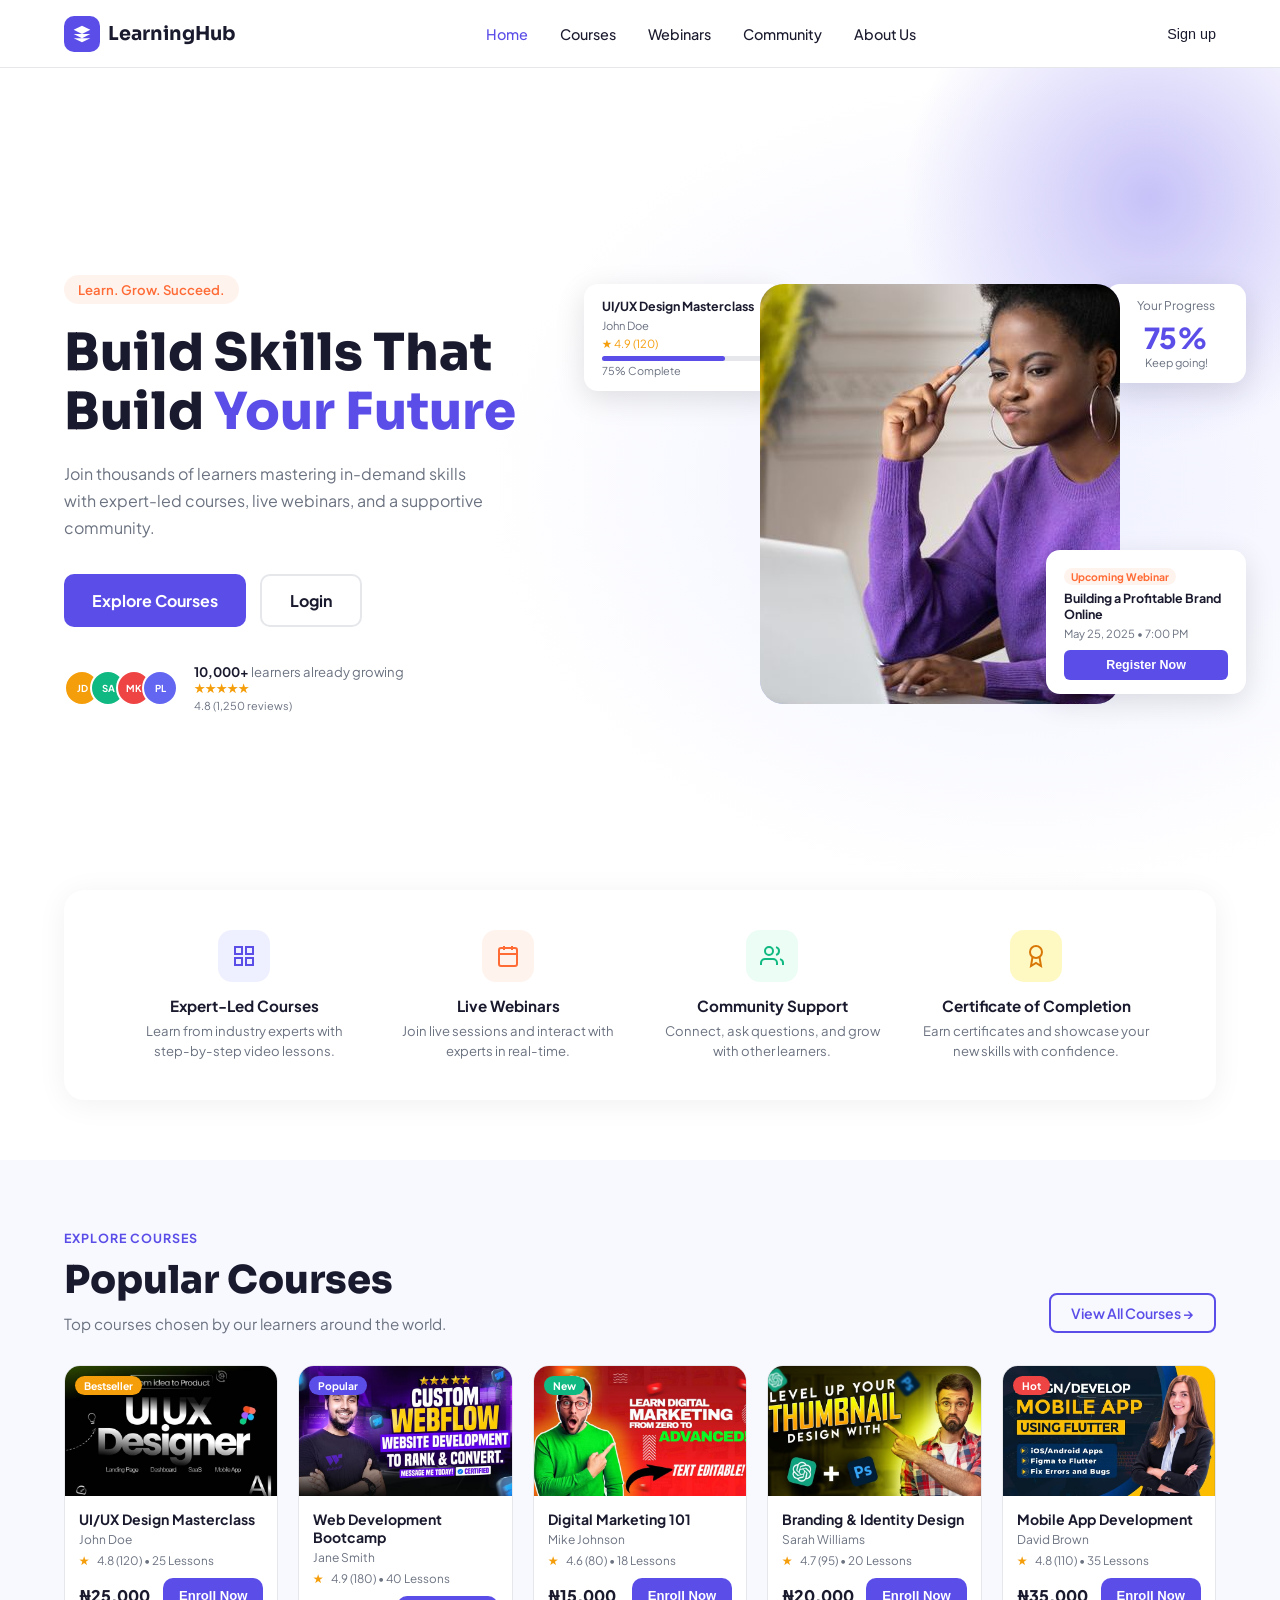
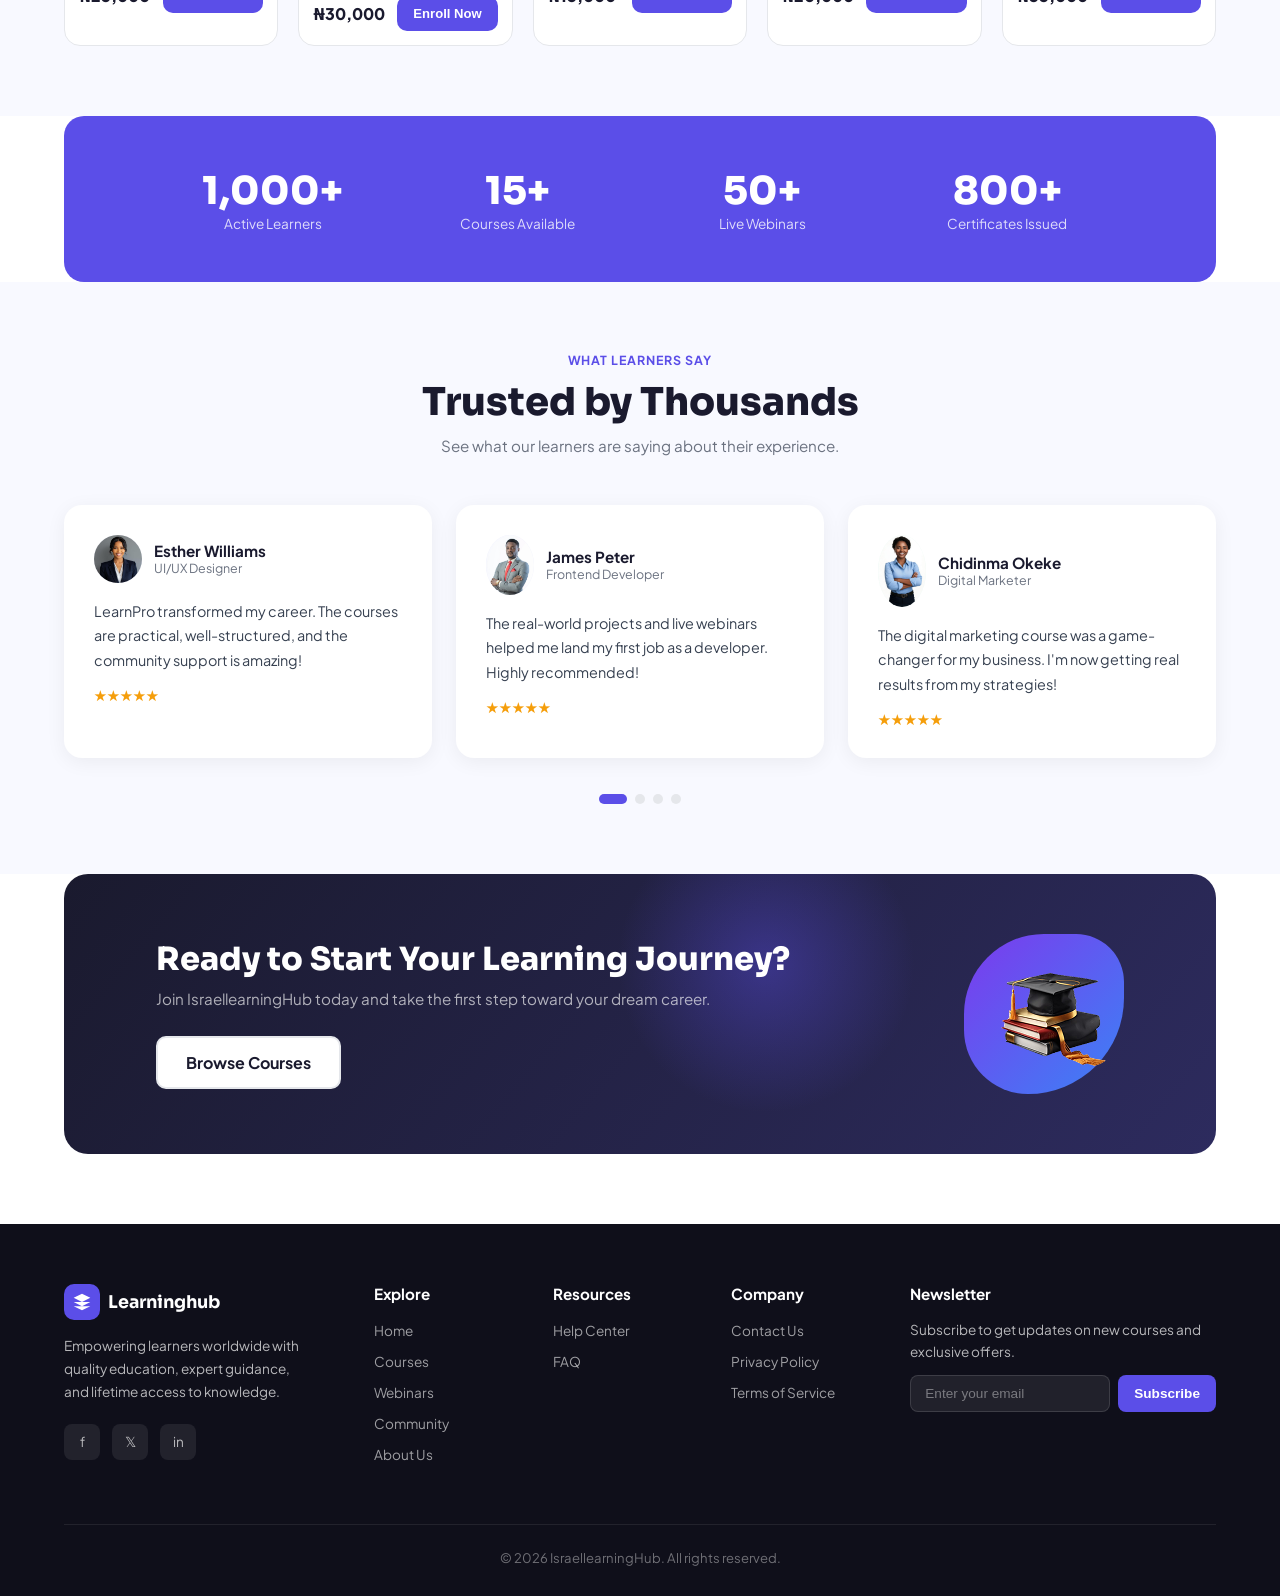
<file: index.html>
<!DOCTYPE html>
<html lang="en">
<head>
<meta charset="UTF-8" />
<meta name="viewport" content="width=device-width, initial-scale=1.0" />
<title>israellearninghub– Build Skills That Build Your Future</title>
<link href="https://fonts.googleapis.com/css2?family=Plus+Jakarta+Sans:wght@400;500;600;700;800&family=Sora:wght@400;500;600;700&display=swap" rel="stylesheet" />
<link rel="stylesheet" href="style.css">
</head>
<body>

<!-- NAV -->
<nav>
  <a href="#" class="logo">
    <div class="logo-icon">
      <svg viewBox="0 0 24 24"><path d="M12 2L2 7l10 5 10-5-10-5zM2 17l10 5 10-5M2 12l10 5 10-5"/></svg>
    </div>
    LearningHub
  </a>
  <ul class="nav-links">
    <li><a href="index.html" class="active">Home</a></li>
    <li><a href="courses.html">Courses</a></li>
    <li><a href="webinar.html">Webinars</a></li>
    <li><a href="community.html">Community</a></li>

    <li><a href="about.html">About Us</a></li>
  </ul>
  <div class="nav-actions">
    <button class="btn-ghost">Sign up</button>
    
  </div>

  <button class="menu-toggle" id="menuToggle">
  <span></span>
  <span></span>
  <span></span>
</button>
</nav>

<!-- HERO -->
<section class="hero">
  <div class="hero-left">
    <div class="hero-badge">Learn. Grow. Succeed.</div>
    <h1>Build Skills That<br>Build <span>Your Future</span></h1>
    <p class="hero-desc">Join thousands of learners mastering in-demand skills with expert-led courses, live webinars, and a supportive community.</p>
    <div class="hero-btns">
      <a href="courses.html" class="btn-lg btn-filled">Explore Courses </a>
      <a href="#" class="btn-lg btn-outline">Login</a>
    </div>
    <div class="hero-social">
      <div class="avatar-stack">
        <div class="avatar-wrap" style="background:#F59E0B">JD</div>
        <div class="avatar-wrap" style="background:#10B981">SA</div>
        <div class="avatar-wrap" style="background:#EF4444">MK</div>
        <div class="avatar-wrap" style="background:#6366F1">PL</div>
      </div>
      <div class="social-text">
        <strong>10,000+</strong> learners already growing<br>
        <span class="stars">★★★★★</span> <small>4.8 (1,250 reviews)</small>
      </div>
    </div>
  </div>

  <div class="hero-right">
    <!-- Course card -->
    <div class="fc fc-course">
      <div class="fc-title">UI/UX Design Masterclass</div>
      <div class="fc-sub"> John Doe</div>
      <div class="fc-rating">★ 4.9 (120)</div>
      <div class="progress-bar-wrap"><div class="progress-bar-fill" style="width:75%"></div></div>
      <div class="fc-progress-pct">75% Complete</div>
    </div>
    <!-- Progress card -->
    <div class="fc fc-progress" style="text-align:center;">
      <div style="font-size:0.75rem;color:var(--muted);margin-bottom:6px;">Your Progress</div>
      <div style="font-size:1.8rem;font-weight:800;color:var(--primary);">75%</div>
      <div style="font-size:0.7rem;color:var(--muted);">Keep going!</div>
    </div>
    <!-- Hero blob -->
    <div class="hero-img-wrap">
      <div style="position:absolute;inset:0;display:flex;align-items:center;justify-content:center;font-size:8rem;opacity: 1;">
        <img src="images/hero img.jfif" alt="hero image">
      </div>
     
    </div>
    <!-- Webinar card -->
    <div class="fc fc-webinar">
      <div class="badge-live"> Upcoming Webinar</div>
      <div class="fc-title">Building a Profitable Brand Online</div>
      <div class="fc-sub">May 25, 2025 • 7:00 PM</div>
      <button class="btn-primary" style="margin-top:10px;width:100%;border-radius:6px;padding:8px;font-size:0.78rem;">Register Now</button>
    </div>
  </div>
</section>

<!-- FEATURES STRIP -->
<div class="features-strip">
  <div class="feature-item">
    <div class="feature-icon fi-1">
      <svg viewBox="0 0 24 24" stroke-width="2"><rect x="3" y="3" width="7" height="7"/><rect x="14" y="3" width="7" height="7"/><rect x="3" y="14" width="7" height="7"/><rect x="14" y="14" width="7" height="7"/></svg>
    </div>
    <h3>Expert-Led Courses</h3>
    <p>Learn from industry experts with step-by-step video lessons.</p>
  </div>
  <div class="feature-item">
    <div class="feature-icon fi-2">
      <svg viewBox="0 0 24 24" stroke-width="2"><rect x="3" y="4" width="18" height="18" rx="2"/><line x1="16" y1="2" x2="16" y2="6"/><line x1="8" y1="2" x2="8" y2="6"/><line x1="3" y1="10" x2="21" y2="10"/></svg>
    </div>
    <h3>Live Webinars</h3>
    <p>Join live sessions and interact with experts in real-time.</p>
  </div>
  <div class="feature-item">
    <div class="feature-icon fi-3">
      <svg viewBox="0 0 24 24" stroke-width="2"><path d="M17 21v-2a4 4 0 0 0-4-4H5a4 4 0 0 0-4 4v2"/><circle cx="9" cy="7" r="4"/><path d="M23 21v-2a4 4 0 0 0-3-3.87"/><path d="M16 3.13a4 4 0 0 1 0 7.75"/></svg>
    </div>
    <h3>Community Support</h3>
    <p>Connect, ask questions, and grow with other learners.</p>
  </div>
  <div class="feature-item">
    <div class="feature-icon fi-4">
      <svg viewBox="0 0 24 24" stroke-width="2"><circle cx="12" cy="8" r="6"/><path d="M15.477 12.89L17 22l-5-3-5 3 1.523-9.11"/></svg>
    </div>
    <h3>Certificate of Completion</h3>
    <p>Earn certificates and showcase your new skills with confidence.</p>
  </div>
</div>

<!-- POPULAR COURSES -->
<section style="background: var(--bg);">
  <div class="courses-header">
    <div>
      <div class="section-label">Explore Courses</div>
      <h2 class="section-title">Popular Courses</h2>
      <p class="section-sub">Top courses chosen by our learners around the world.</p>
    </div>
    <a href="courses.html" class="btn-view-all">View All Courses →</a>
  </div>
  <div class="courses-grid">
    <div class="course-card">
      <div class="course-thumb"><div class="course-thumb-bg ct-1"><img src="images/thumbnail/uiux thumbnail.jfif" alt=""></div><span class="badge-tag tag-best">Bestseller</span></div>
      <div class="course-body">
        <h4>UI/UX Design Masterclass</h4>
        <div class="course-instructor">John Doe</div>
        <div class="course-meta"><span class="rating-star">★</span>4.8 (120) • 25 Lessons</div>
        <div class="course-footer"><span class="course-price">₦25,000</span><button class="bookmark-btn">Enroll Now</button></div>
      </div>
    </div>
    <div class="course-card">
      <div class="course-thumb"><div class="course-thumb-bg ct-2"><img src="images/thumbnail/web developmentThumbnail design.jfif" alt=""></div><span class="badge-tag tag-pop">Popular</span></div>
      <div class="course-body">
        <h4>Web Development Bootcamp</h4>
        <div class="course-instructor">Jane Smith</div>
        <div class="course-meta"><span class="rating-star">★</span>4.9 (180) • 40 Lessons</div>
        <div class="course-footer"><span class="course-price">₦30,000</span><button class="bookmark-btn">Enroll Now</button></div>
      </div>
    </div>
    <div class="course-card">
      <div class="course-thumb"><div class="course-thumb-bg ct-3"><img src="images/thumbnail/YouTube digital marketing thumbnail template.jfif" alt=""></div><span class="badge-tag tag-new">New</span></div>
      <div class="course-body">
        <h4>Digital Marketing 101</h4>
        <div class="course-instructor">Mike Johnson</div>
        <div class="course-meta"><span class="rating-star">★</span>4.6 (80) • 18 Lessons</div>
        <div class="course-footer"><span class="course-price">₦15,000</span><button class="bookmark-btn">Enroll Now</button></div>
      </div>
    </div>
    <div class="course-card">
      <div class="course-thumb"><div class="course-thumb-bg ct-4"><img src="images/thumbnail/YouTube thumbnail design.jfif" alt=""></div></div>
      <div class="course-body">
        <h4>Branding & Identity Design</h4>
        <div class="course-instructor">Sarah Williams</div>
        <div class="course-meta"><span class="rating-star">★</span>4.7 (95) • 20 Lessons</div>
        <div class="course-footer"><span class="course-price">₦20,000</span><button class="bookmark-btn">Enroll Now</button></div>
      </div>
    </div>
    <div class="course-card">
      <div class="course-thumb"><div class="course-thumb-bg ct-5"><img src="images/thumbnail/mobile app dev.jfif" alt=""></div><span class="badge-tag tag-hot">Hot</span></div>
      <div class="course-body">
        <h4>Mobile App Development</h4>
        <div class="course-instructor">David Brown</div>
        <div class="course-meta"><span class="rating-star">★</span>4.8 (110) • 35 Lessons</div>
        <div class="course-footer"><span class="course-price">₦35,000</span><button class="bookmark-btn">Enroll Now</button></div>
      </div>
    </div>
  </div>
</section>

<!-- STATS BANNER -->
<div class="stats-banner">
  <div class="stat-item">
    <div class="stat-icon"></div>
    <div class="stat-num">1,000+</div>
    <div class="stat-label">Active Learners</div>
  </div>
  <div class="stat-item">
    <div class="stat-icon"></div>
    <div class="stat-num">15+</div>
    <div class="stat-label">Courses Available</div>
  </div>
  <div class="stat-item">
    <div class="stat-icon"></div>
    <div class="stat-num">50+</div>
    <div class="stat-label">Live Webinars</div>
  </div>
  <div class="stat-item">
    <div class="stat-icon"></div>
    <div class="stat-num">800+</div>
    <div class="stat-label">Certificates Issued</div>
  </div>
</div>

<!-- TESTIMONIALS -->
<section class="testimonials-section">
  <div class="testimonials-header">
    <div class="section-label">What Learners Say</div>
    <h2 class="section-title">Trusted by Thousands</h2>
    <p class="section-sub">See what our learners are saying about their experience.</p>
  </div>
  <div class="testimonials-grid">
    <div class="testi-card">
      <div class="testi-author">
        <div class="testi-avatar"><img src="images/esther.jpg" alt=""></div>
        <div>
          <div class="testi-name">Esther Williams</div>
          <div class="testi-role">UI/UX Designer</div>
        </div>
      </div>
      <p class="testi-text">LearnPro transformed my career. The courses are practical, well-structured, and the community support is amazing!</p>
      <div class="testi-stars">★★★★★</div>
    </div>
    <div class="testi-card">
      <div class="testi-author">
        <div class="testi-avatar" ><img src="images/james.jpg" alt=""></div>
        <div>
          <div class="testi-name">James Peter</div>
          <div class="testi-role">Frontend Developer</div>
        </div>
      </div>
      <p class="testi-text">The real-world projects and live webinars helped me land my first job as a developer. Highly recommended!</p>
      <div class="testi-stars">★★★★★</div>
    </div>
    <div class="testi-card">
      <div class="testi-author">
        <div class="testi-avatar" style="background:#ECFDF5;color:#10B981;"><img src="images/okeke.jpeg" alt=""></div>
        <div>
          <div class="testi-name">Chidinma Okeke</div>
          <div class="testi-role">Digital Marketer</div>
        </div>
      </div>
      <p class="testi-text">The digital marketing course was a game-changer for my business. I'm now getting real results from my strategies!</p>
      <div class="testi-stars">★★★★★</div>
    </div>
  </div>
  <div class="testi-nav">
    <div class="dot active"></div>
    <div class="dot"></div>
    <div class="dot"></div>
    <div class="dot"></div>
  </div>
</section>

<!-- CTA -->
<section class="cta-section">
  <div class="cta-banner">
    <div class="cta-left">
      <h2>Ready to Start Your Learning Journey?</h2>
      <p>Join IsraellearningHub today and take the first step toward your dream career.</p>
      <div class="cta-btns">
         <a href="courses.html" class="btn-lg btn-outline"> Browse Courses</a>
      </div>
    </div>
    <div class="cta-illustration">
      <div class="cta-grad-morph"><img src="images/graduation cao.png" alt=""></div>
    </div>
  </div>
</section>

<!-- FOOTER -->
<footer>
  <div class="footer-grid">
    <div class="footer-brand">
      <div class="footer-logo">
        <div class="logo-icon">
          <svg viewBox="0 0 24 24" fill="white" width="18" height="18"><path d="M12 2L2 7l10 5 10-5-10-5zM2 17l10 5 10-5M2 12l10 5 10-5"/></svg>
        </div>
        Learninghub
      </div>
      <p>Empowering learners worldwide with quality education, expert guidance, and lifetime access to knowledge.</p>
      <div class="social-links">
        <div class="social-btn">f</div>
        <div class="social-btn">𝕏</div>
        <div class="social-btn">in</div>
      </div>
    </div>
    <div class="footer-col">
      <h4>Explore</h4>
      <ul>
        <li><a href="index.html">Home</a></li>
        <li><a href="courses.html">Courses</a></li>
        <li><a href="webinar.html">Webinars</a></li>
        <li><a href="community.html">Community</a></li>
        <li><a href="about.html">About Us</a></li>
      </ul>
    </div>
    <div class="footer-col">
      <h4>Resources</h4>
      <ul>
        <li><a href="help.html">Help Center</a></li>
                <li><a href="help.html#faq">FAQ</a></li>

        
      </ul>
    </div>
    <div class="footer-col">
      <h4>Company</h4>
      <ul>
        <li><a href="contact.html">Contact Us</a></li>
        <li><a href="privacy.html">Privacy Policy</a></li>
        <li><a href="privacy.html#terms">Terms of Service</a></li>
      </ul>
    </div>
    <div class="footer-col">
      <h4>Newsletter</h4>
      <p style="font-size:0.85rem;line-height:1.6;">Subscribe to get updates on new courses and exclusive offers.</p>
      <div class="newsletter-input-wrap">
        <input type="email" placeholder="Enter your email" />
        <button class="btn-subscribe">Subscribe</button>
      </div>
    </div>
  </div>
  <div class="footer-bottom">© 2026 IsraellearningHub. All rights reserved.</div>
</footer>

<script>
  // Dot nav interactivity
  document.querySelectorAll('.dot').forEach((dot, i) => {
    dot.addEventListener('click', () => {
      document.querySelectorAll('.dot').forEach(d => d.classList.remove('active'));
      dot.classList.add('active');
    });
  });

  // Scroll reveal
  const observer = new IntersectionObserver((entries) => {
    entries.forEach(e => {
      if (e.isIntersecting) {
        e.target.style.opacity = '1';
        e.target.style.transform = 'translateY(0)';
      }
    });
  }, { threshold: 0.1 });

  document.querySelectorAll('.course-card, .testi-card, .feature-item, .stat-item').forEach(el => {
    el.style.opacity = '0';
    el.style.transform = 'translateY(20px)';
    el.style.transition = 'opacity .5s ease, transform .5s ease';
    observer.observe(el);
  });



  const menuToggle = document.getElementById("menuToggle");
const navLinks = document.querySelector(".nav-links ");

menuToggle.addEventListener("click", () => {
  menuToggle.classList.toggle("active");
  navLinks.classList.toggle("show");
});
</script>
</body>
</html>
</file>
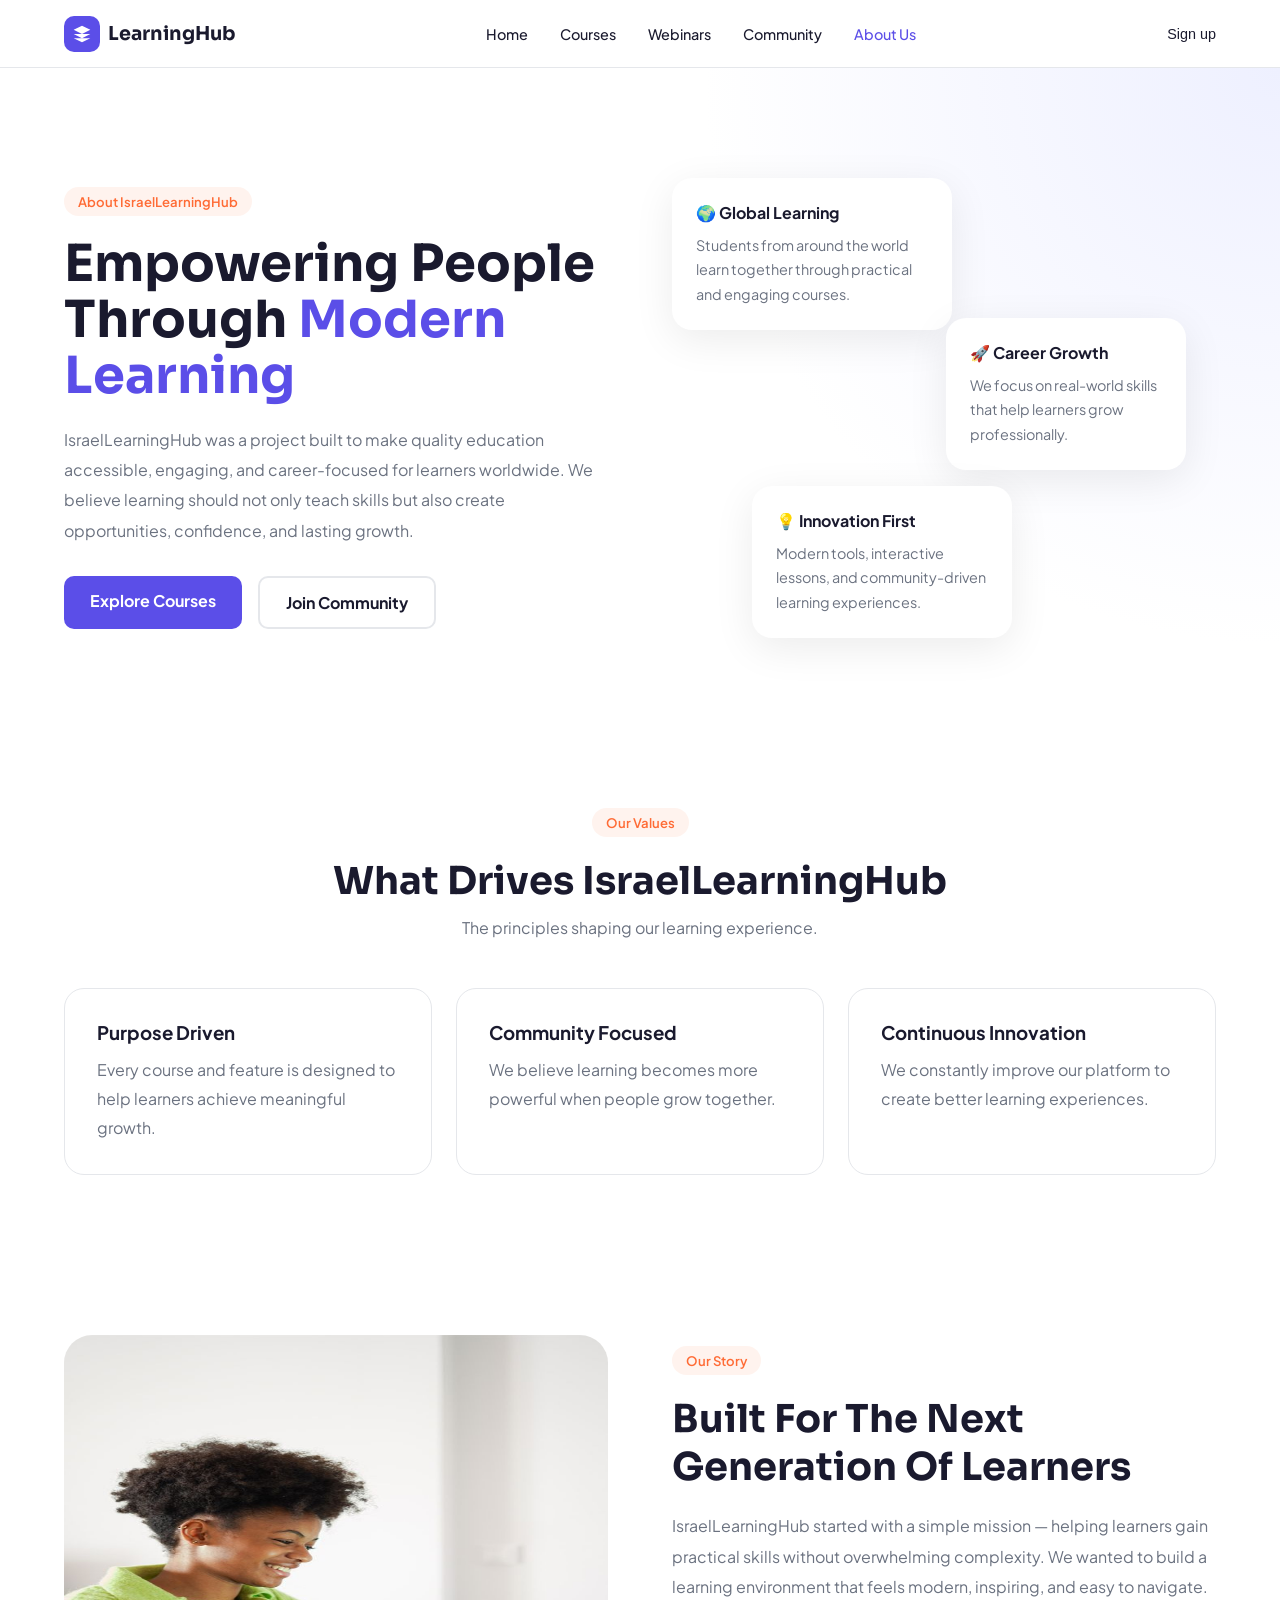
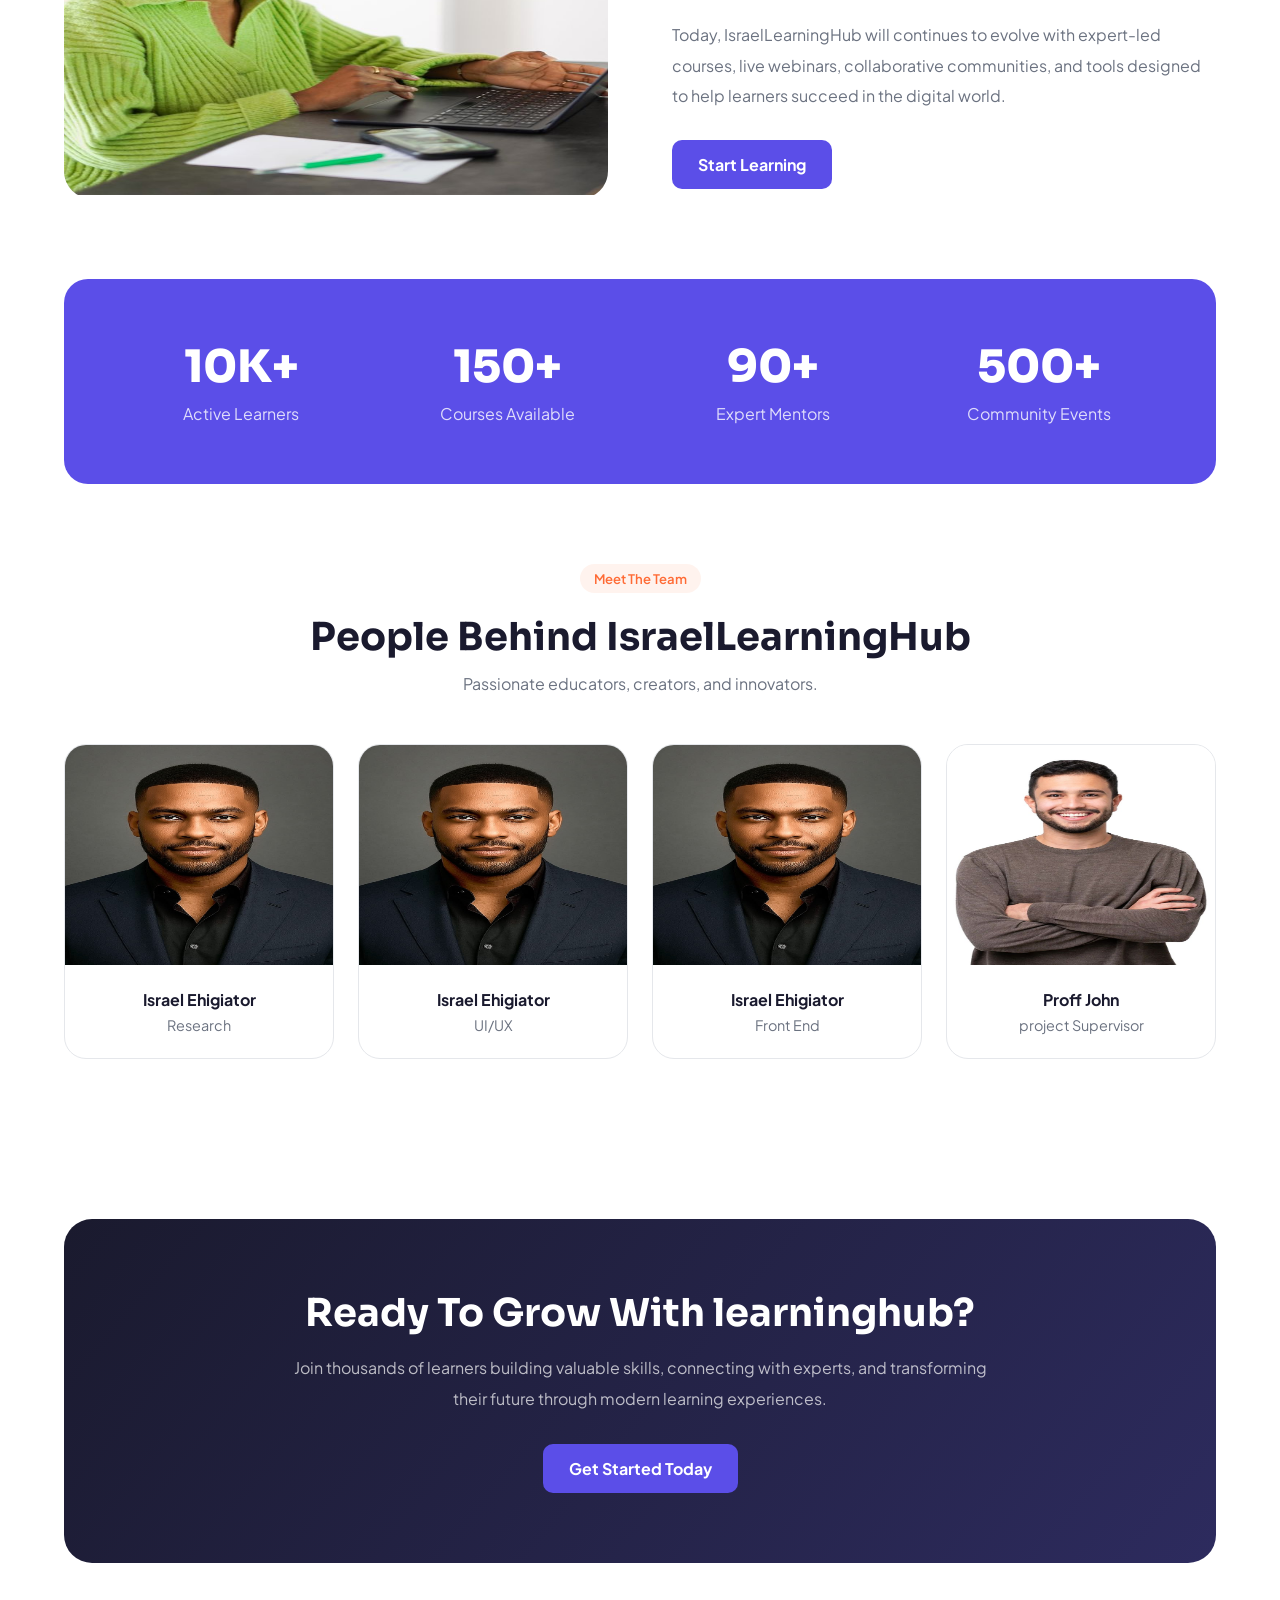
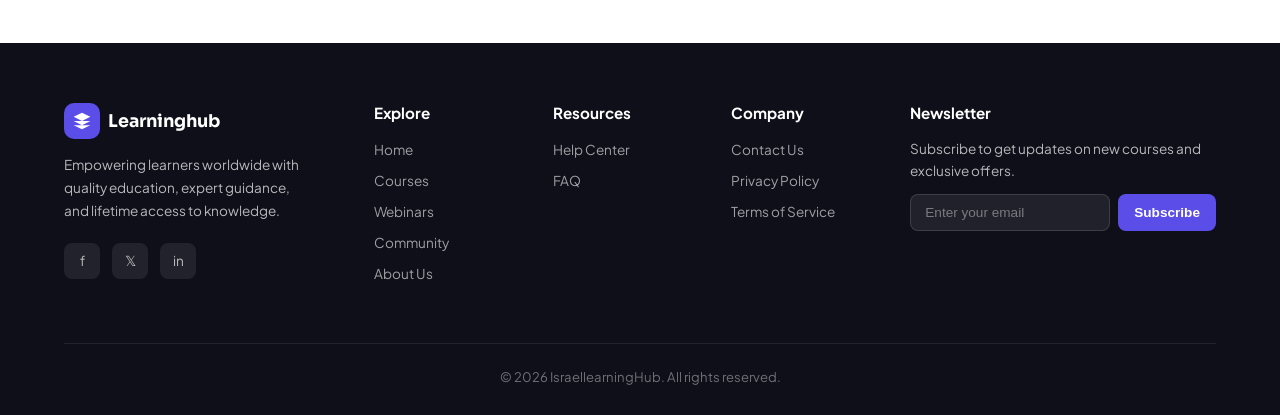
<file: about.html>
<!DOCTYPE html>
<html lang="en">
<head>
<meta charset="UTF-8" />
<meta name="viewport" content="width=device-width, initial-scale=1.0" />
<title>israellearninghub– Build Skills That Build Your Future</title>
<link href="https://fonts.googleapis.com/css2?family=Plus+Jakarta+Sans:wght@400;500;600;700;800&family=Sora:wght@400;500;600;700&display=swap" rel="stylesheet" />
<link rel="stylesheet" href="about.css">
</head>
<body>

<!-- NAV -->
<nav>
  <a href="#" class="logo">
    <div class="logo-icon">
      <svg viewBox="0 0 24 24"><path d="M12 2L2 7l10 5 10-5-10-5zM2 17l10 5 10-5M2 12l10 5 10-5"/></svg>
    </div>
    LearningHub
  </a>
  <ul class="nav-links">
    <li><a href="index.html" >Home</a></li>
    <li><a href="courses.html">Courses</a></li>
    <li><a href="webinar.html">Webinars</a></li>
    <li><a href="community.html">Community</a></li>

    <li><a href="about.html" class="active">About Us</a></li>
  </ul>
  <div class="nav-actions">
    <button class="btn-ghost">Sign up</button>
    
  </div>

  <button class="menu-toggle" id="menuToggle">
  <span></span>
  <span></span>
  <span></span>
</button>
</nav>

<section class="hero">
  <div class="hero-content">
    <div class="section-label">About IsraelLearningHub</div>

    <h1>Empowering People Through <span>Modern Learning</span></h1>

    <p>
      IsraelLearningHub was a project built to make quality education accessible, engaging, and career-focused for learners worldwide. We believe learning should not only teach skills but also create opportunities, confidence, and lasting growth.
    </p>

    <div class="hero-btns">
      <a href="courses.html" class="btn-lg btn-filled">Explore Courses</a>
      <a href="community.html" class="btn-lg btn-outline">Join Community</a>
    </div>
  </div>

  <div class="hero-visual">
    <div class="about-card card-1">
      <h4>🌍 Global Learning</h4>
      <p>Students from around the world learn together through practical and engaging courses.</p>
    </div>

    <div class="about-card card-2">
      <h4>🚀 Career Growth</h4>
      <p>We focus on real-world skills that help learners grow professionally.</p>
    </div>

    <div class="about-card card-3">
      <h4>💡 Innovation First</h4>
      <p>Modern tools, interactive lessons, and community-driven learning experiences.</p>
    </div>
  </div>
</section>

<section class="section">
  <div class="section-header">
    <div class="section-label">Our Values</div>
    <h2 class="section-title">What Drives IsraelLearningHub</h2>
    <p class="section-sub">The principles shaping our learning experience.</p>
  </div>

  <div class="values-grid">
    <div class="value-card">
      
      <h3>Purpose Driven</h3>
      <p>Every course and feature is designed to help learners achieve meaningful growth.</p>
    </div>

    <div class="value-card">
      
      <h3>Community Focused</h3>
      <p>We believe learning becomes more powerful when people grow together.</p>
    </div>

    <div class="value-card">
     
      <h3>Continuous Innovation</h3>
      <p>We constantly improve our platform to create better learning experiences.</p>
    </div>
  </div>
</section>

<section class="section">
  <div class="story-wrap">
    <div class="story-image"><img src="images/persons/Studio de communication _ STUDIO COME.jpg" alt=""></div>

    <div class="story-content">
      <div class="section-label">Our Story</div>
      <h2>Built For The Next Generation Of Learners</h2>

      <p>
        IsraelLearningHub started with a simple mission — helping learners gain practical skills without overwhelming complexity. We wanted to build a learning environment that feels modern, inspiring, and easy to navigate.
      </p>

      <p>
        Today, IsraelLearningHub will continues to evolve with expert-led courses, live webinars, collaborative communities, and tools designed to help learners succeed in the digital world.
      </p>

      <a href="courses.html" class="btn-lg btn-filled" style="display:inline-block;margin-top:10px;">Start Learning</a>
    </div>
  </div>
</section>

<div class="stats-banner">
  <div class="stat-item">
    <div class="stat-num">10K+</div>
    <div class="stat-label">Active Learners</div>
  </div>

  <div class="stat-item">
    <div class="stat-num">150+</div>
    <div class="stat-label">Courses Available</div>
  </div>

  <div class="stat-item">
    <div class="stat-num">90+</div>
    <div class="stat-label">Expert Mentors</div>
  </div>

  <div class="stat-item">
    <div class="stat-num">500+</div>
    <div class="stat-label">Community Events</div>
  </div>
</div>

<section class="section">
  <div class="section-header">
    <div class="section-label">Meet The Team</div>
    <h2 class="section-title">People Behind IsraelLearningHub</h2>
    <p class="section-sub">Passionate educators, creators, and innovators.</p>
  </div>

  <div class="team-grid">
    <div class="team-card">
      <div class="team-image"><img src="images/persons/man 3.jfif" alt=""></div>
      <div class="team-body">
        <div class="team-name">Israel Ehigiator</div>
        <div class="team-role">Research</div>
      </div>
    </div>

    <div class="team-card">
      <div class="team-image"><img src="images/persons/man 3.jfif" alt=""></div>
      <div class="team-body">
        <div class="team-name">Israel Ehigiator</div>
        <div class="team-role">UI/UX</div>
      </div>
    </div>

    <div class="team-card">
      <div class="team-image"><img src="images/persons/man 3.jfif" alt=""></div>
      <div class="team-body">
        <div class="team-name">Israel Ehigiator</div>
        <div class="team-role">Front End</div>
      </div>
    </div>

    <div class="team-card">
      <div class="team-image"><img src="images/persons/man 2.jfif" alt=""></div>
      <div class="team-body">
        <div class="team-name">Proff John</div>
        <div class="team-role">project Supervisor</div>
      </div>
    </div>
  </div>
</section>

<section class="cta">
  <div class="cta-banner">
    <h2>Ready To Grow With learninghub?</h2>

    <p>
      Join thousands of learners building valuable skills, connecting with experts, and transforming their future through modern learning experiences.
    </p>

    <a href="#" class="btn-lg btn-filled" style="display:inline-block;">Get Started Today</a>
  </div>
</section>

<!-- FOOTER -->
<footer>
  <div class="footer-grid">
    <div class="footer-brand">
      <div class="footer-logo">
        <div class="logo-icon">
          <svg viewBox="0 0 24 24" fill="white" width="18" height="18"><path d="M12 2L2 7l10 5 10-5-10-5zM2 17l10 5 10-5M2 12l10 5 10-5"/></svg>
        </div>
        Learninghub
      </div>
      <p>Empowering learners worldwide with quality education, expert guidance, and lifetime access to knowledge.</p>
      <div class="social-links">
        <div class="social-btn">f</div>
        <div class="social-btn">𝕏</div>
        <div class="social-btn">in</div>
      </div>
    </div>
    <div class="footer-col">
      <h4>Explore</h4>
      <ul>
        <li><a href="index.html">Home</a></li>
        <li><a href="courses.html">Courses</a></li>
        <li><a href="webinar.html">Webinars</a></li>
        <li><a href="community.html">Community</a></li>
        <li><a href="about.html">About Us</a></li>
      </ul>
    </div>
    <div class="footer-col">
      <h4>Resources</h4>
      <ul>
        <li><a href="help.html">Help Center</a></li>
                <li><a href="help.html#faq">FAQ</a></li>

        
      </ul>
    </div>
    <div class="footer-col">
      <h4>Company</h4>
      <ul>
        <li><a href="contact.html">Contact Us</a></li>
        <li><a href="privacy.html">Privacy Policy</a></li>
        <li><a href="privacy.html#terms">Terms of Service</a></li>
      </ul>
    </div>
    <div class="footer-col">
      <h4>Newsletter</h4>
      <p style="font-size:0.85rem;line-height:1.6;">Subscribe to get updates on new courses and exclusive offers.</p>
      <div class="newsletter-input-wrap">
        <input type="email" placeholder="Enter your email" />
        <button class="btn-subscribe">Subscribe</button>
      </div>
    </div>
  </div>
  <div class="footer-bottom">© 2026 IsraellearningHub. All rights reserved.</div>
</footer>

<script>
  // Dot nav interactivity
  document.querySelectorAll('.dot').forEach((dot, i) => {
    dot.addEventListener('click', () => {
      document.querySelectorAll('.dot').forEach(d => d.classList.remove('active'));
      dot.classList.add('active');
    });
  });

  // Scroll reveal
  const observer = new IntersectionObserver((entries) => {
    entries.forEach(e => {
      if (e.isIntersecting) {
        e.target.style.opacity = '1';
        e.target.style.transform = 'translateY(0)';
      }
    });
  }, { threshold: 0.1 });

  document.querySelectorAll('.course-card, .testi-card, .feature-item, .stat-item').forEach(el => {
    el.style.opacity = '0';
    el.style.transform = 'translateY(20px)';
    el.style.transition = 'opacity .5s ease, transform .5s ease';
    observer.observe(el);
  });



  const menuToggle = document.getElementById("menuToggle");
const navLinks = document.querySelector(".nav-links ");

menuToggle.addEventListener("click", () => {
  menuToggle.classList.toggle("active");
  navLinks.classList.toggle("show");
});
</script>
</body>
</html>
</file>
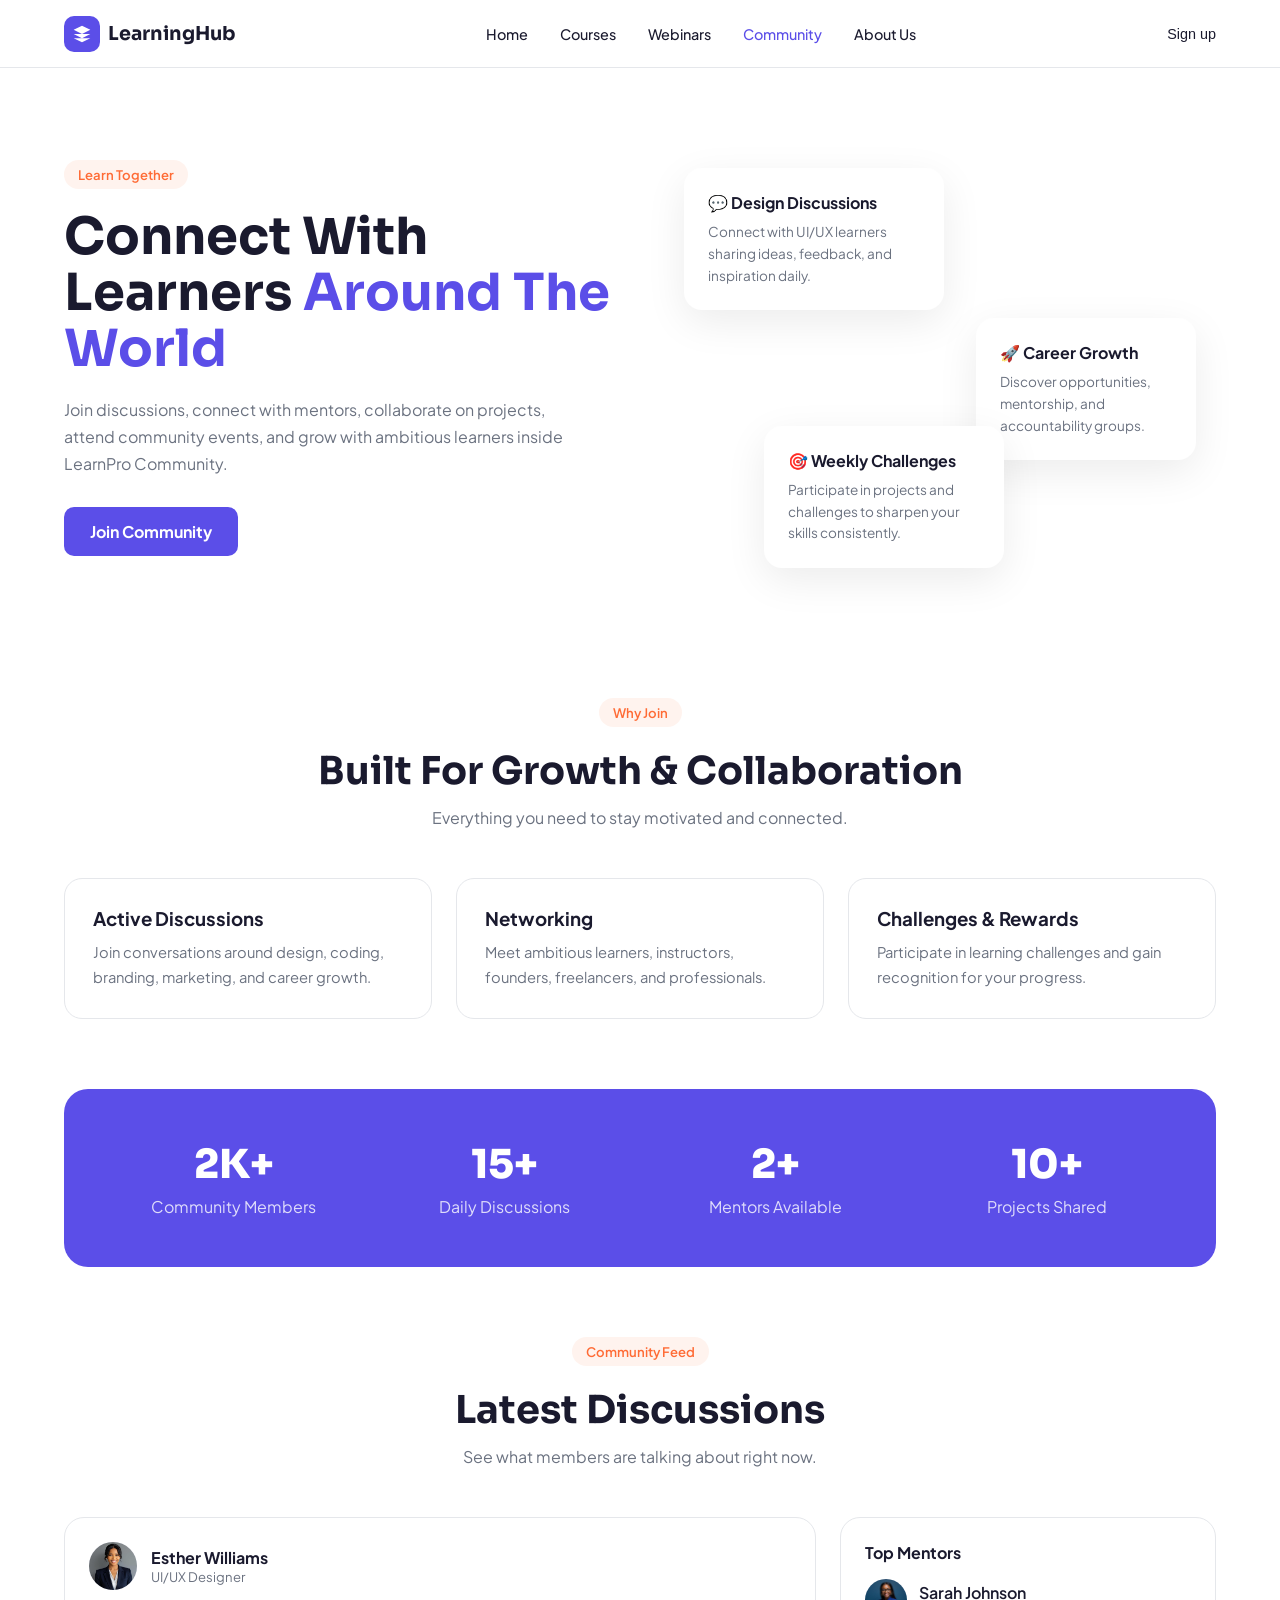
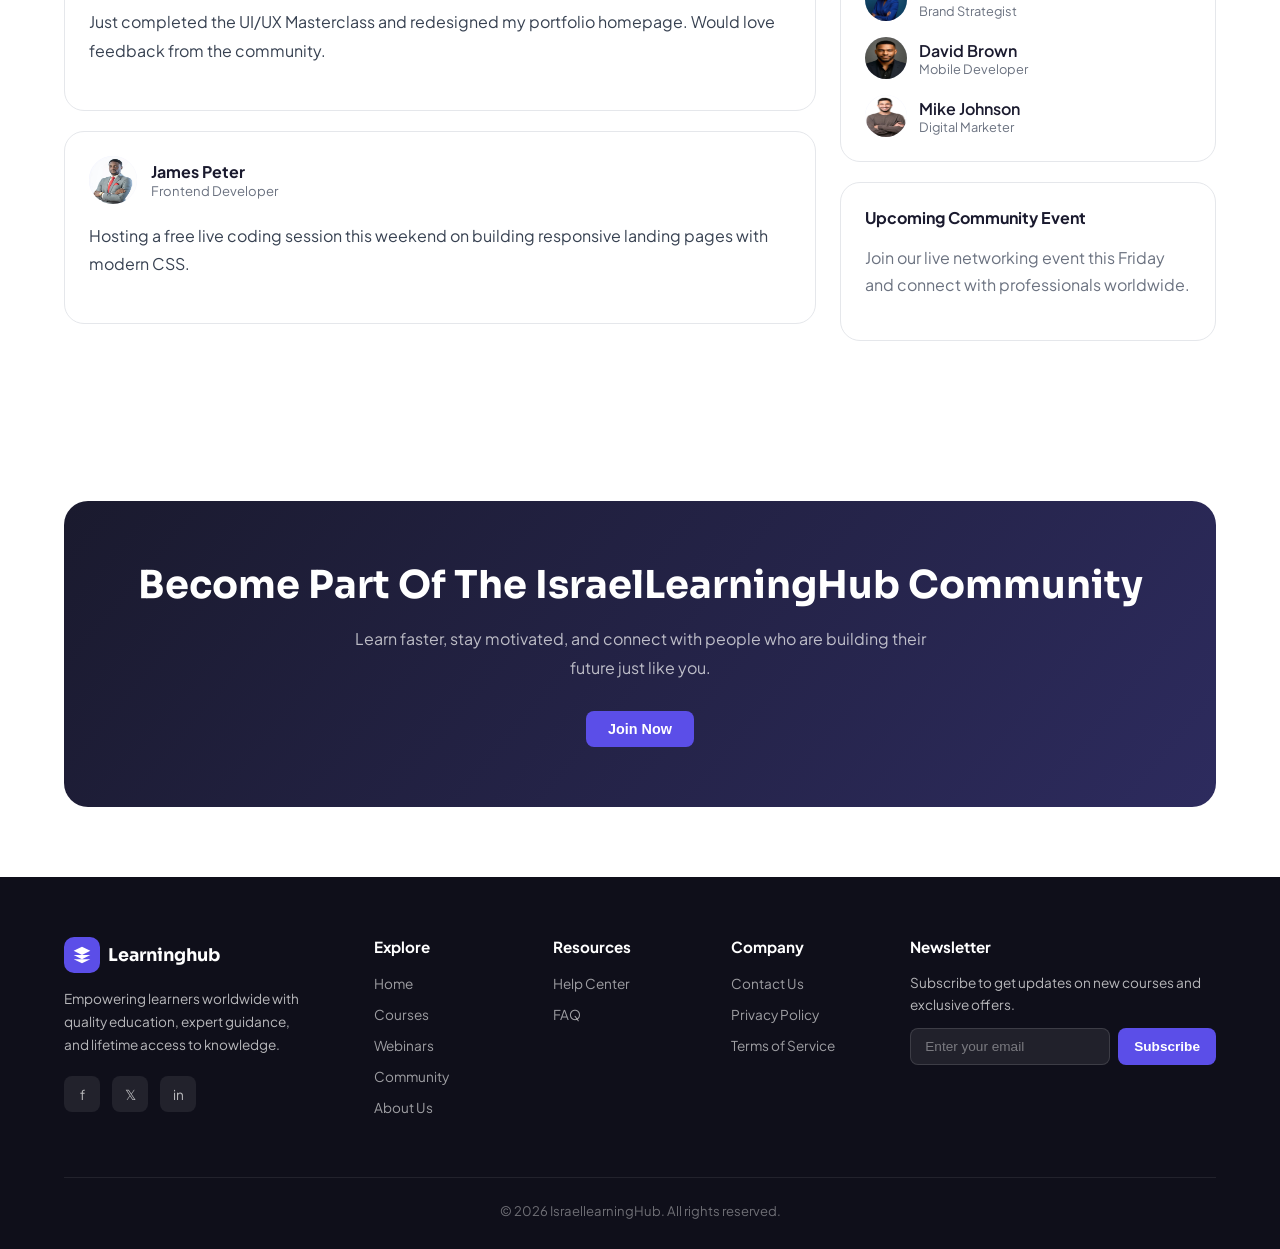
<file: community.html>
<!DOCTYPE html>
<html lang="en">
<head>
<meta charset="UTF-8" />
<meta name="viewport" content="width=device-width, initial-scale=1.0" />
<title>israellearninghub– Build Skills That Build Your Future</title>
<link href="https://fonts.googleapis.com/css2?family=Plus+Jakarta+Sans:wght@400;500;600;700;800&family=Sora:wght@400;500;600;700&display=swap" rel="stylesheet" />
<link rel="stylesheet" href="community.css">
</head>
<body>

<!-- NAV -->
<nav>
  <a href="#" class="logo">
    <div class="logo-icon">
      <svg viewBox="0 0 24 24"><path d="M12 2L2 7l10 5 10-5-10-5zM2 17l10 5 10-5M2 12l10 5 10-5"/></svg>
    </div>
    LearningHub
  </a>
  <ul class="nav-links">
    <li><a href="index.html" >Home</a></li>
    <li><a href="courses.html">Courses</a></li>
    <li><a href="webinar.html">Webinars</a></li>
    <li><a href="community.html" class="active">Community</a></li>

    <li><a href="about.html">About Us</a></li>
  </ul>
  <div class="nav-actions">
    <button class="btn-ghost">Sign up</button>
    
  </div>

  <button class="menu-toggle" id="menuToggle">
  <span></span>
  <span></span>
  <span></span>
</button>
</nav>

<section class="hero">
  <div class="hero-content">
    <div class="section-label">Learn Together</div>
    <h1>Connect With Learners <span>Around The World</span></h1>
    <p>
      Join discussions, connect with mentors, collaborate on projects, attend community events, and grow with ambitious learners inside LearnPro Community.
    </p>

    <div class="hero-btns">
      <a href="#" class="btn-lg btn-filled">Join Community</a>
    </div>
  </div>

  <div class="hero-card-wrap">
    <div class="community-card card-1">
      <h4>💬 Design Discussions</h4>
      <p>Connect with UI/UX learners sharing ideas, feedback, and inspiration daily.</p>
    </div>

    <div class="community-card card-2">
      <h4>🚀 Career Growth</h4>
      <p>Discover opportunities, mentorship, and accountability groups.</p>
    </div>

    <div class="community-card card-3">
      <h4>🎯 Weekly Challenges</h4>
      <p>Participate in projects and challenges to sharpen your skills consistently.</p>
    </div>
  </div>
</section>

<section class="section">
  <div class="section-header">
    <div class="section-label">Why Join</div>
    <h2 class="section-title">Built For Growth & Collaboration</h2>
    <p class="section-sub">Everything you need to stay motivated and connected.</p>
  </div>

  <div class="community-grid">
    <div class="community-box">
      
      <h3>Active Discussions</h3>
      <p>Join conversations around design, coding, branding, marketing, and career growth.</p>
    </div>

    <div class="community-box">
      <h3>Networking</h3>
      <p>Meet ambitious learners, instructors, founders, freelancers, and professionals.</p>
    </div>

    <div class="community-box">
      <h3>Challenges & Rewards</h3>
      <p>Participate in learning challenges and gain recognition for your progress.</p>
    </div>
  </div>
</section>

<div class="stats-banner">
  <div class="stat-item">
    <div class="stat-num">2K+</div>
    <div class="stat-label">Community Members</div>
  </div>

  <div class="stat-item">
    <div class="stat-num">15+</div>
    <div class="stat-label">Daily Discussions</div>
  </div>

  <div class="stat-item">
    <div class="stat-num">2+</div>
    <div class="stat-label">Mentors Available</div>
  </div>

  <div class="stat-item">
    <div class="stat-num">10+</div>
    <div class="stat-label">Projects Shared</div>
  </div>
</div>

<section class="section">
  <div class="section-header">
    <div class="section-label">Community Feed</div>
    <h2 class="section-title">Latest Discussions</h2>
    <p class="section-sub">See what members are talking about right now.</p>
  </div>

  <div class="feed-grid">
    <div>
      <div class="feed-card">
        <div class="feed-top">
          <div class="feed-avatar"><img src="images/esther.jpg" alt=""></div>
          <div>
            <div class="feed-name">Esther Williams</div>
            <div class="feed-role">UI/UX Designer</div>
          </div>
        </div>

        <div class="feed-text">
          Just completed the UI/UX Masterclass and redesigned my portfolio homepage. Would love feedback from the community.
        </div>

         <!--<div class="feed-actions">
         <span>❤️ 124 Likes</span>
          <span>💬 32 Replies</span>
          <span>🔖 Save</span>
        </div>-->
      </div>

      <div class="feed-card">
        <div class="feed-top">
          <div class="feed-avatar"><img src="images/james.jpg" alt=""></div>
          <div>
            <div class="feed-name">James Peter</div>
            <div class="feed-role">Frontend Developer</div>
          </div>
        </div>

        <div class="feed-text">
          Hosting a free live coding session this weekend on building responsive landing pages with modern CSS.
        </div>

      <!-- <div class="feed-actions">
          <span>🔥 Trending</span>
          <span>💬 54 Replies</span>
          <span>📌 Pin</span>
        </div>--> 
      </div>
    </div>

    <div>
      <div class="sidebar-card">
        <h4>Top Mentors</h4>

        <div class="member-list">
          <div class="member-item">
            <div class="member-avatar"><img src="images/persons/wman1.jfif" alt=""></div>
            <div>
              <div class="member-name">Sarah Johnson</div>
              <div class="member-role">Brand Strategist</div>
            </div>
          </div>

          <div class="member-item">
            <div class="member-avatar"><img src="images/persons/man 3.jfif" alt=""></div>
            <div>
              <div class="member-name">David Brown</div>
              <div class="member-role">Mobile Developer</div>
            </div>
          </div>

          <div class="member-item">
            <div class="member-avatar"><img src="images/persons/man 2.jfif" alt=""></div>
            <div>
              <div class="member-name">Mike Johnson</div>
              <div class="member-role">Digital Marketer</div>
            </div>
          </div>
        </div>
      </div>

      <div class="sidebar-card">
        <h4>Upcoming Community Event</h4>
        <p style="color:var(--muted);line-height:1.7;margin-bottom:18px;">
          Join our live networking event this Friday and connect with professionals worldwide.
        </p>

      </div>
    </div>
  </div>
</section>

<section class="cta">
  <div class="cta-banner">
    <h2>Become Part Of The IsraelLearningHub Community</h2>
    <p>
      Learn faster, stay motivated, and connect with people who are building their future just like you.
    </p>

    <button class="btn-primary">Join Now</button>
  </div>
</section>

<!-- FOOTER -->
<footer>
  <div class="footer-grid">
    <div class="footer-brand">
      <div class="footer-logo">
        <div class="logo-icon">
          <svg viewBox="0 0 24 24" fill="white" width="18" height="18"><path d="M12 2L2 7l10 5 10-5-10-5zM2 17l10 5 10-5M2 12l10 5 10-5"/></svg>
        </div>
        Learninghub
      </div>
      <p>Empowering learners worldwide with quality education, expert guidance, and lifetime access to knowledge.</p>
      <div class="social-links">
        <div class="social-btn">f</div>
        <div class="social-btn">𝕏</div>
        <div class="social-btn">in</div>
      </div>
    </div>
    <div class="footer-col">
      <h4>Explore</h4>
      <ul>
        <li><a href="index.html">Home</a></li>
        <li><a href="courses.html">Courses</a></li>
        <li><a href="webinar.html">Webinars</a></li>
        <li><a href="community.html">Community</a></li>
        <li><a href="about.html">About Us</a></li>
      </ul>
    </div>
    <div class="footer-col">
      <h4>Resources</h4>
      <ul>
        <li><a href="help.html">Help Center</a></li>
                <li><a href="help.html#faq">FAQ</a></li>

        
      </ul>
    </div>
    <div class="footer-col">
      <h4>Company</h4>
      <ul>
        <li><a href="contact.html">Contact Us</a></li>
        <li><a href="privacy.html">Privacy Policy</a></li>
        <li><a href="privacy.html#terms">Terms of Service</a></li>
      </ul>
    </div>
    <div class="footer-col">
      <h4>Newsletter</h4>
      <p style="font-size:0.85rem;line-height:1.6;">Subscribe to get updates on new courses and exclusive offers.</p>
      <div class="newsletter-input-wrap">
        <input type="email" placeholder="Enter your email" />
        <button class="btn-subscribe">Subscribe</button>
      </div>
    </div>
  </div>
  <div class="footer-bottom">© 2026 IsraellearningHub. All rights reserved.</div>
</footer>

<script>
  // Dot nav interactivity
  document.querySelectorAll('.dot').forEach((dot, i) => {
    dot.addEventListener('click', () => {
      document.querySelectorAll('.dot').forEach(d => d.classList.remove('active'));
      dot.classList.add('active');
    });
  });

  // Scroll reveal
  const observer = new IntersectionObserver((entries) => {
    entries.forEach(e => {
      if (e.isIntersecting) {
        e.target.style.opacity = '1';
        e.target.style.transform = 'translateY(0)';
      }
    });
  }, { threshold: 0.1 });

  document.querySelectorAll('.course-card, .testi-card, .feature-item, .stat-item').forEach(el => {
    el.style.opacity = '0';
    el.style.transform = 'translateY(20px)';
    el.style.transition = 'opacity .5s ease, transform .5s ease';
    observer.observe(el);
  });



  const menuToggle = document.getElementById("menuToggle");
const navLinks = document.querySelector(".nav-links ");

menuToggle.addEventListener("click", () => {
  menuToggle.classList.toggle("active");
  navLinks.classList.toggle("show");
});
</script>
</body>
</html>
</file>
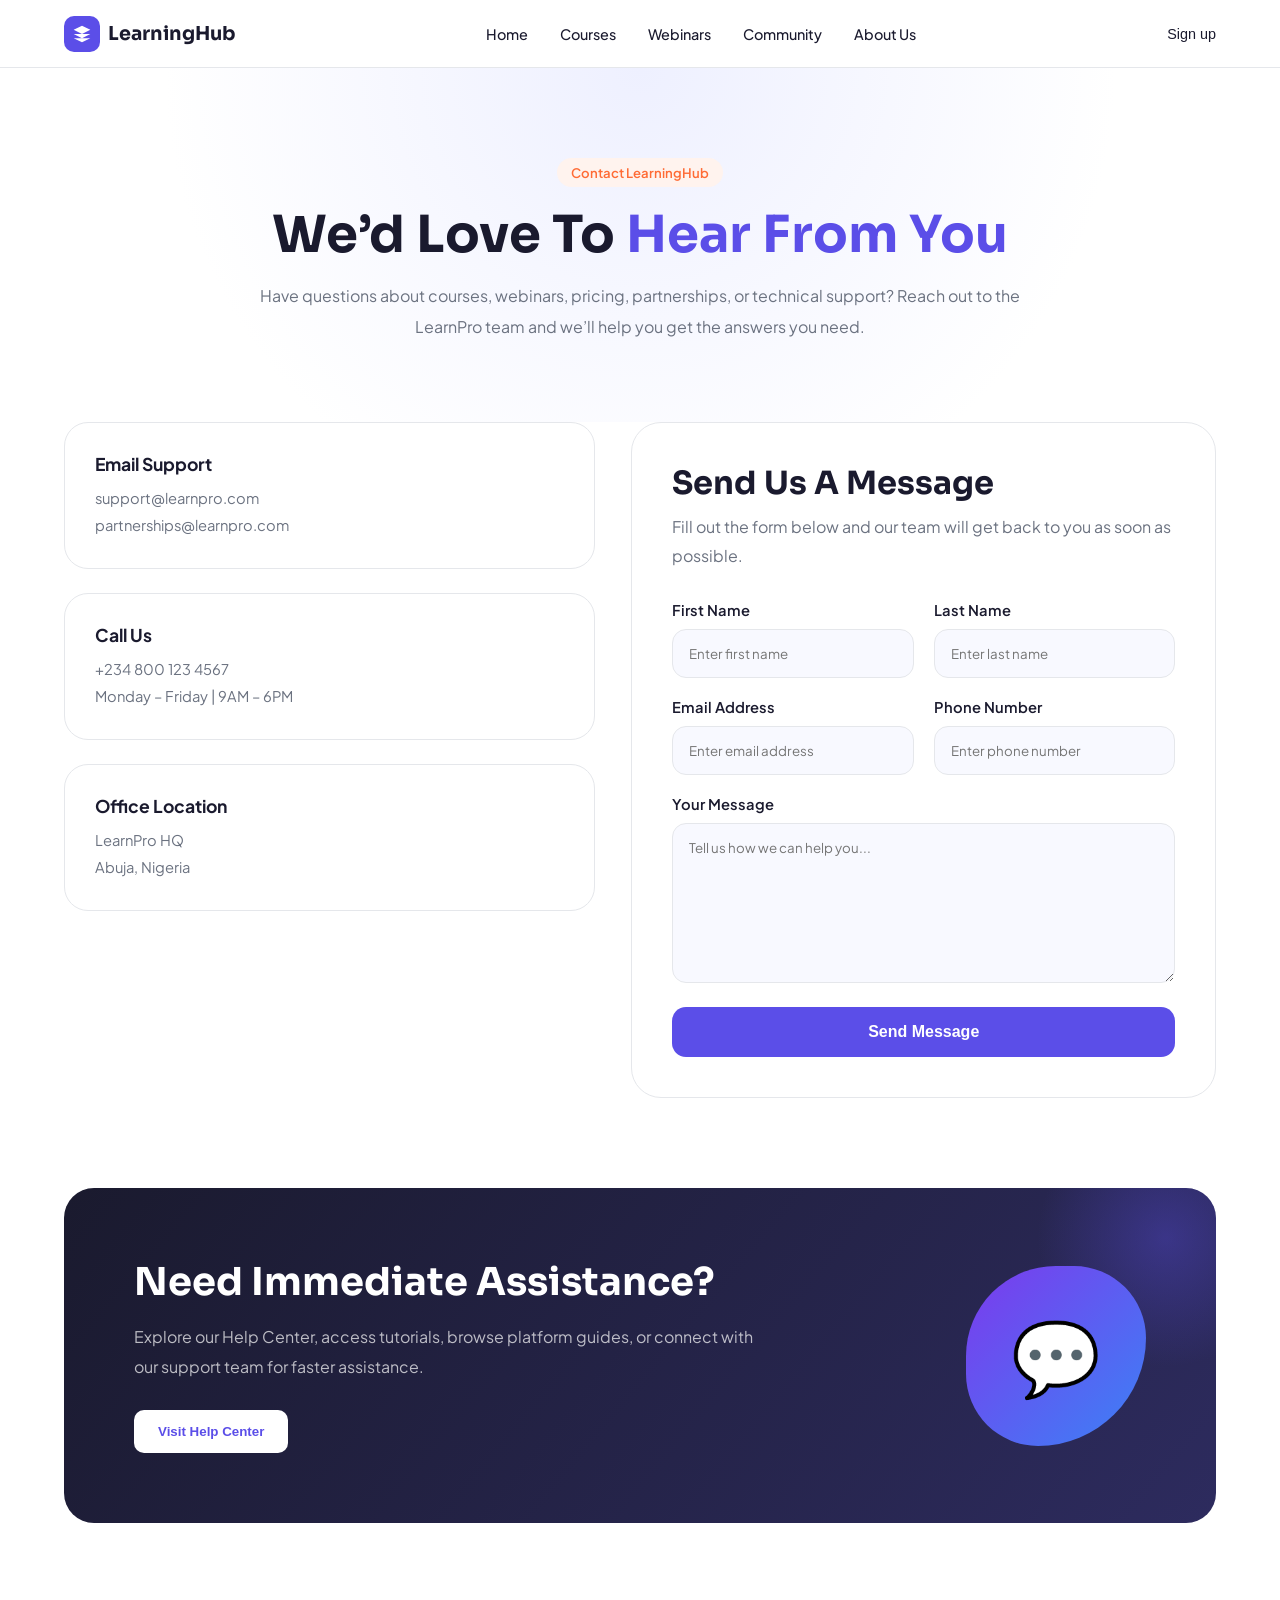
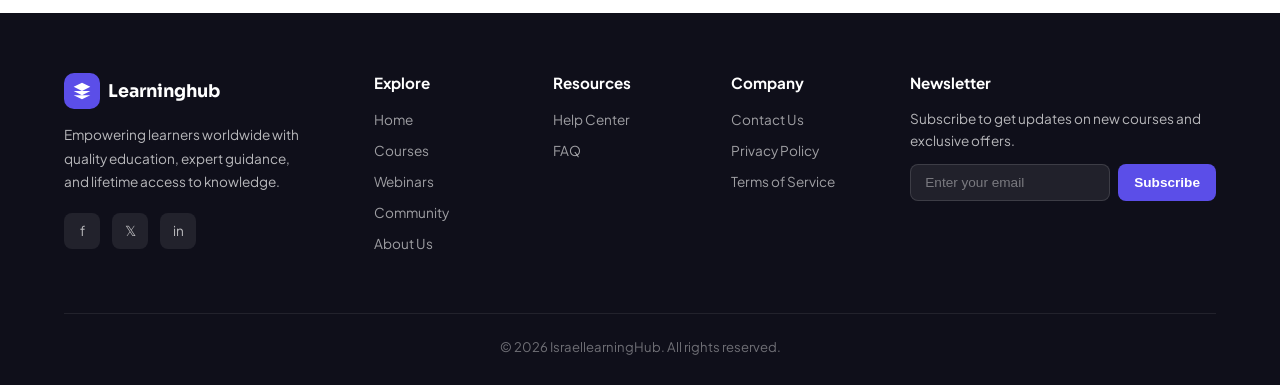
<file: contact.html>
<!DOCTYPE html>
<html lang="en">
<head>
<meta charset="UTF-8" />
<meta name="viewport" content="width=device-width, initial-scale=1.0" />
<title>israellearninghub– Build Skills That Build Your Future</title>
<link href="https://fonts.googleapis.com/css2?family=Plus+Jakarta+Sans:wght@400;500;600;700;800&family=Sora:wght@400;500;600;700&display=swap" rel="stylesheet" />
<link rel="stylesheet" href="contact.css">
</head>
<body>

<!-- NAV -->
<nav>
  <a href="#" class="logo">
    <div class="logo-icon">
      <svg viewBox="0 0 24 24"><path d="M12 2L2 7l10 5 10-5-10-5zM2 17l10 5 10-5M2 12l10 5 10-5"/></svg>
    </div>
    LearningHub
  </a>
  <ul class="nav-links">
    <li><a href="index.html">Home</a></li>
    <li><a href="courses.html">Courses</a></li>
    <li><a href="webinar.html">Webinars</a></li>
    <li><a href="community.html">Community</a></li>

    <li><a href="about.html">About Us</a></li>
  </ul>
  <div class="nav-actions">
    <button class="btn-ghost">Sign up</button>
    
  </div>

  <button class="menu-toggle" id="menuToggle">
  <span></span>
  <span></span>
  <span></span>
</button>
</nav>

<section class="hero">
  <div class="section-label">Contact LearningHub</div>

  <h1>We’d Love To <span>Hear From You</span></h1>

  <p>
    Have questions about courses, webinars, pricing, partnerships, or technical support? Reach out to the LearnPro team and we’ll help you get the answers you need.
  </p>
</section>

<section class="contact-section">

  <div class="contact-grid">

    <div class="contact-info">

      <div class="info-card">
        <h3>Email Support</h3>
        <p>
          support@learnpro.com<br>
          partnerships@learnpro.com
        </p>
      </div>

      <div class="info-card">
        <h3>Call Us</h3>
        <p>
          +234 800 123 4567<br>
          Monday – Friday | 9AM – 6PM
        </p>
      </div>

      <div class="info-card">
        <h3>Office Location</h3>
        <p>
          LearnPro HQ<br>
          Abuja, Nigeria
        </p>
      </div>

    </div>

    <div class="contact-form-wrap">

      <div class="form-header">
        <h2>Send Us A Message</h2>
        <p>
          Fill out the form below and our team will get back to you as soon as possible.
        </p>
      </div>

      <form>

        <div class="form-grid">

          <div class="form-group">
            <label>First Name</label>
            <input type="text" placeholder="Enter first name" />
          </div>

          <div class="form-group">
            <label>Last Name</label>
            <input type="text" placeholder="Enter last name" />
          </div>

          <div class="form-group">
            <label>Email Address</label>
            <input type="email" placeholder="Enter email address" />
          </div>

          <div class="form-group">
            <label>Phone Number</label>
            <input type="text" placeholder="Enter phone number" />
          </div>

         <!-- <div class="form-group full">
            <label>Subject</label>
            <select>
              <option>Select a topic</option>
              <option>Course Support</option>
              <option>Technical Support</option>
              <option>Billing & Pricing</option>
              <option>Partnership Inquiry</option>
              <option>General Question</option>
            </select>
          </div>-->

          <div class="form-group full">
            <label>Your Message</label>
            <textarea placeholder="Tell us how we can help you..."></textarea>
          </div>

        </div>

        <button class="submit-btn">Send Message</button>

      </form>

    </div>

  </div>

</section>

<section class="support-section">

  <div class="support-banner">

    <div class="support-content">
      <h2>Need Immediate Assistance?</h2>

      <p>
        Explore our Help Center, access tutorials, browse platform guides, or connect with our support team for faster assistance.
      </p>

      <div class="support-actions">
       <a href="help.html"> <button class="btn-white">Visit Help Center</button></a>
      </div>
    </div>

    <div class="support-illustration">💬</div>

  </div>

</section>

<!-- FOOTER -->
<footer>
  <div class="footer-grid">
    <div class="footer-brand">
      <div class="footer-logo">
        <div class="logo-icon">
          <svg viewBox="0 0 24 24" fill="white" width="18" height="18"><path d="M12 2L2 7l10 5 10-5-10-5zM2 17l10 5 10-5M2 12l10 5 10-5"/></svg>
        </div>
        Learninghub
      </div>
      <p>Empowering learners worldwide with quality education, expert guidance, and lifetime access to knowledge.</p>
      <div class="social-links">
        <div class="social-btn">f</div>
        <div class="social-btn">𝕏</div>
        <div class="social-btn">in</div>
      </div>
    </div>
    <div class="footer-col">
      <h4>Explore</h4>
      <ul>
        <li><a href="index.html">Home</a></li>
        <li><a href="courses.html">Courses</a></li>
        <li><a href="webinar.html">Webinars</a></li>
        <li><a href="community.html">Community</a></li>
        <li><a href="about.html">About Us</a></li>
      </ul>
    </div>
    <div class="footer-col">
      <h4>Resources</h4>
      <ul>
        <li><a href="help.html">Help Center</a></li>
                <li><a href="help.html#faq">FAQ</a></li>

        
      </ul>
    </div>
    <div class="footer-col">
      <h4>Company</h4>
      <ul>
        <li><a href="contact.html">Contact Us</a></li>
        <li><a href="privacy.html">Privacy Policy</a></li>
        <li><a href="privacy.html#terms">Terms of Service</a></li>
      </ul>
    </div>
    <div class="footer-col">
      <h4>Newsletter</h4>
      <p style="font-size:0.85rem;line-height:1.6;">Subscribe to get updates on new courses and exclusive offers.</p>
      <div class="newsletter-input-wrap">
        <input type="email" placeholder="Enter your email" />
        <button class="btn-subscribe">Subscribe</button>
      </div>
    </div>
  </div>
  <div class="footer-bottom">© 2026 IsraellearningHub. All rights reserved.</div>
</footer>

<script>
  // Dot nav interactivity
  document.querySelectorAll('.dot').forEach((dot, i) => {
    dot.addEventListener('click', () => {
      document.querySelectorAll('.dot').forEach(d => d.classList.remove('active'));
      dot.classList.add('active');
    });
  });

  // Scroll reveal
  const observer = new IntersectionObserver((entries) => {
    entries.forEach(e => {
      if (e.isIntersecting) {
        e.target.style.opacity = '1';
        e.target.style.transform = 'translateY(0)';
      }
    });
  }, { threshold: 0.1 });

  document.querySelectorAll('.course-card, .testi-card, .feature-item, .stat-item').forEach(el => {
    el.style.opacity = '0';
    el.style.transform = 'translateY(20px)';
    el.style.transition = 'opacity .5s ease, transform .5s ease';
    observer.observe(el);
  });



  const menuToggle = document.getElementById("menuToggle");
const navLinks = document.querySelector(".nav-links ");

menuToggle.addEventListener("click", () => {
  menuToggle.classList.toggle("active");
  navLinks.classList.toggle("show");
});
</script>
</body>
</html>
</file>
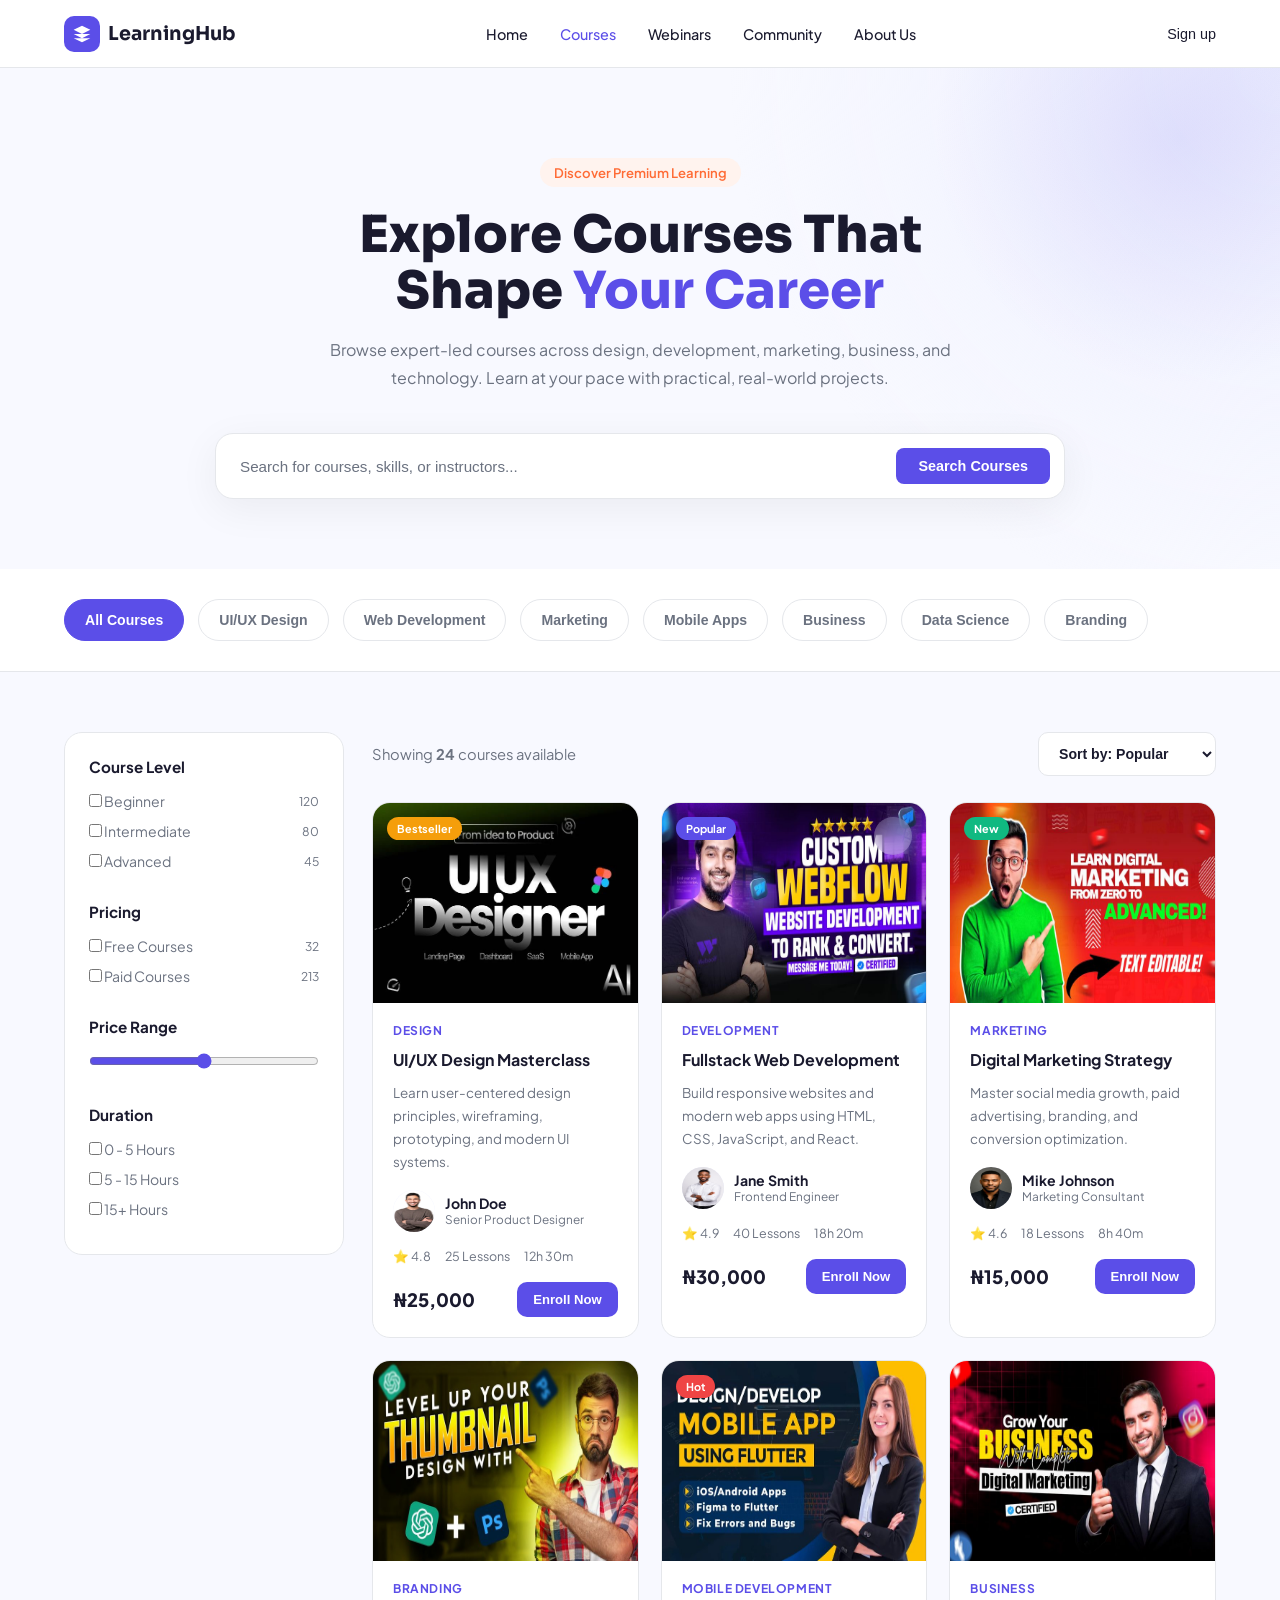
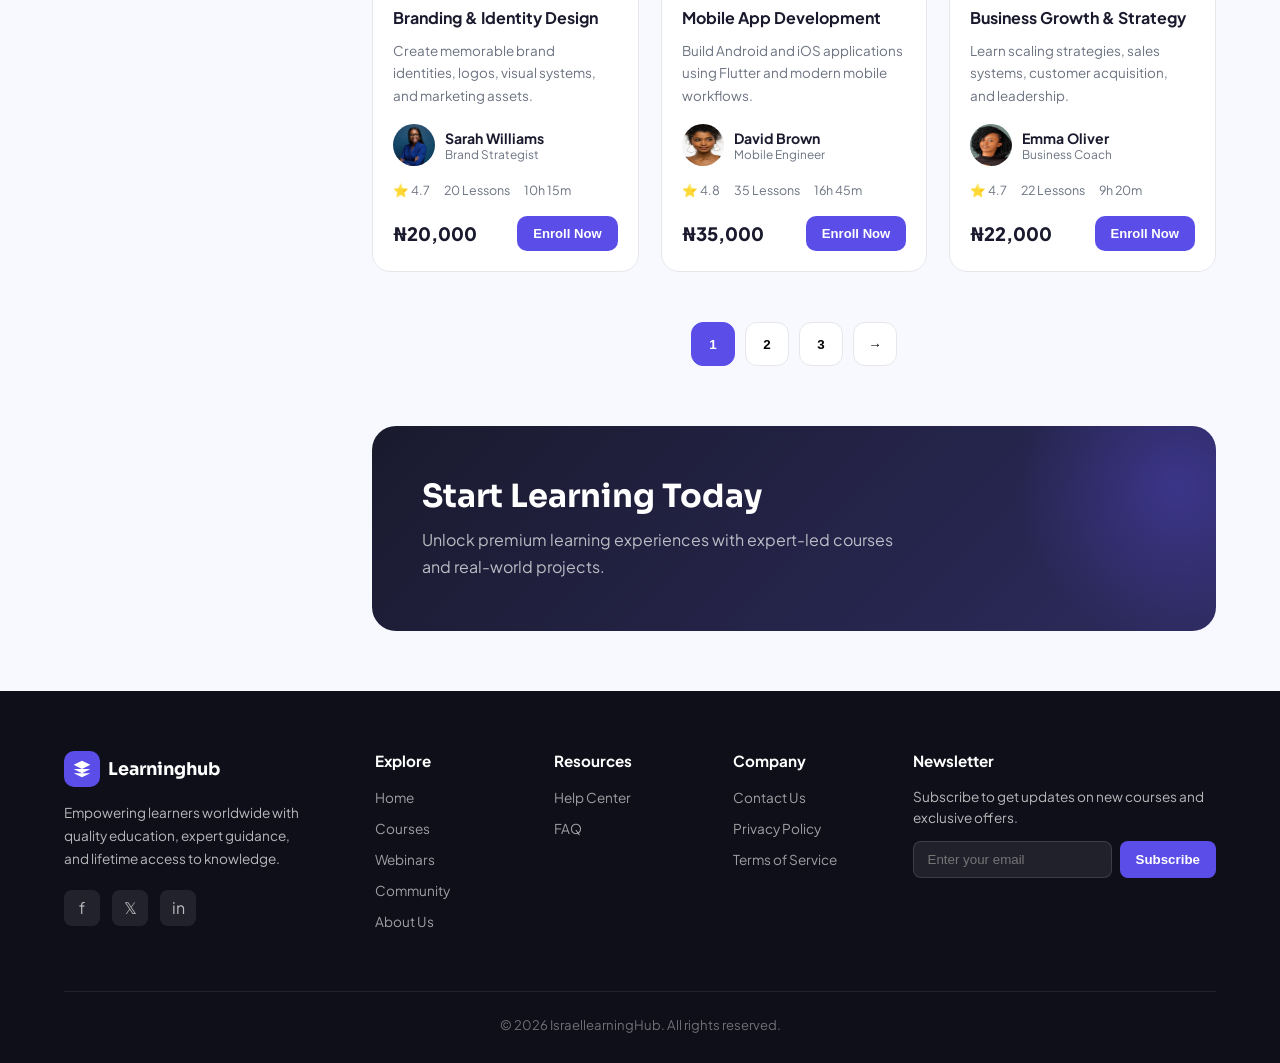
<file: courses.html>
<!DOCTYPE html>
<html lang="en">
<head>
<meta charset="UTF-8" />
<meta name="viewport" content="width=device-width, initial-scale=1.0" />
<title>israellearninghub– Build Skills That Build Your Future</title>
<link href="https://fonts.googleapis.com/css2?family=Plus+Jakarta+Sans:wght@400;500;600;700;800&family=Sora:wght@400;500;600;700&display=swap" rel="stylesheet" />
<link rel="stylesheet" href="coursestyle.css">
</head>
<body>

<!-- NAV -->
<nav>
  <a href="#" class="logo">
    <div class="logo-icon">
      <svg viewBox="0 0 24 24"><path d="M12 2L2 7l10 5 10-5-10-5zM2 17l10 5 10-5M2 12l10 5 10-5"/></svg>
    </div>
    LearningHub
  </a>
  <ul class="nav-links">
    <li><a href="index.html" >Home</a></li>
    <li><a href="courses.html " class="active">Courses</a></li>
    <li><a href="webinar.html">Webinars</a></li>
    <li><a href="community.html">Community</a></li>

    <li><a href="about.html">About Us</a></li>
  </ul>
  <div class="nav-actions">
    <button class="btn-ghost">Sign up</button>
    
  </div>

  <button class="menu-toggle" id="menuToggle">
  <span></span>
  <span></span>
  <span></span>
</button>
</nav>


<!-- HERO -->
<section class="page-hero">
  <div class="hero-badge">Discover Premium Learning</div>

  <h1 class="page-title">
    Explore Courses That<br>
    Shape <span>Your Career</span>
  </h1>

  <p class="page-sub">
    Browse expert-led courses across design, development, marketing,
    business, and technology. Learn at your pace with practical,
    real-world projects.
  </p>

  <div class="search-wrap">
    <input
      type="text"
      class="search-input"
      placeholder="Search for courses, skills, or instructors..."
    >

   
    <button class="btn-primary">Search Courses</button>
  </div>
</section>

<!-- CATEGORY BAR -->
<div class="category-bar">
  <div class="category-wrap">
    <button class="category-btn active">All Courses</button>
    <button class="category-btn">UI/UX Design</button>
    <button class="category-btn">Web Development</button>
    <button class="category-btn">Marketing</button>
    <button class="category-btn">Mobile Apps</button>
    <button class="category-btn">Business</button>
    <button class="category-btn">Data Science</button>
    <button class="category-btn">Branding</button>
  </div>
</div>

<!-- COURSES -->
<section class="courses-page">
  <div class="courses-layout">

    <!-- SIDEBAR -->
    <aside class="sidebar">

      <div class="sidebar-block">
        <div class="sidebar-title">Course Level</div>

        <ul class="sidebar-list">
          <li>
            <label>
              <span><input type="checkbox"> Beginner</span>
              <span class="count">120</span>
            </label>
          </li>

          <li>
            <label>
              <span><input type="checkbox"> Intermediate</span>
              <span class="count">80</span>
            </label>
          </li>

          <li>
            <label>
              <span><input type="checkbox"> Advanced</span>
              <span class="count">45</span>
            </label>
          </li>
        </ul>
      </div>

      <div class="sidebar-block">
        <div class="sidebar-title">Pricing</div>

        <ul class="sidebar-list">
          <li>
            <label>
              <span><input type="checkbox"> Free Courses</span>
              <span class="count">32</span>
            </label>
          </li>

          <li>
            <label>
              <span><input type="checkbox"> Paid Courses</span>
              <span class="count">213</span>
            </label>
          </li>
        </ul>
      </div>

      <div class="sidebar-block">
        <div class="sidebar-title">Price Range</div>

        <input type="range" class="price-range">
      </div>

      <div class="sidebar-block">
        <div class="sidebar-title">Duration</div>

        <ul class="sidebar-list">
          <li>
            <label>
              <span><input type="checkbox"> 0 - 5 Hours</span>
            </label>
          </li>

          <li>
            <label>
              <span><input type="checkbox"> 5 - 15 Hours</span>
            </label>
          </li>

          <li>
            <label>
              <span><input type="checkbox"> 15+ Hours</span>
            </label>
          </li>
        </ul>
      </div>

    </aside>

    <!-- MAIN -->
    <div>

      <div class="courses-top">
        <div class="results">
          Showing <strong>24</strong> courses available
        </div>

        <select class="sort-select">
          <option>Sort by: Popular</option>
          <option>Newest</option>
          <option>Highest Rated</option>
          <option>Price: Low to High</option>
        </select>
      </div>

      <!-- GRID -->
      <div class="courses-grid">

        <!-- CARD -->
        <div class="course-card">
          <div class="course-thumb">
            <div class="course-thumb-bg ct-1"><img src="images/thumbnail/uiux thumbnail.jfif" alt=""></div>
            <span class="badge-tag tag-best">Bestseller</span>
          </div>

          <div class="course-body">
            <div class="course-category">Design</div>

            <h3 class="course-title">
              UI/UX Design Masterclass
            </h3>

            <p class="course-desc">
              Learn user-centered design principles, wireframing,
              prototyping, and modern UI systems.
            </p>

            <div class="course-instructor">
              <div class="instructor-avatar"><img src="images/persons/man 2.jfif" alt=""></div>

              <div>
                <div class="instructor-name">John Doe</div>
                <div class="instructor-role">Senior Product Designer</div>
              </div>
            </div>

            <div class="course-meta">
              <span>⭐ 4.8</span>
              <span>25 Lessons</span>
              <span>12h 30m</span>
            </div>

            <div class="course-footer">
              <div class="course-price">₦25,000</div>
              <button class="course-btn">Enroll Now</button>
            </div>
          </div>
        </div>

        <!-- CARD -->
        <div class="course-card">
          <div class="course-thumb">
            <div class="course-thumb-bg ct-2"><img src="images/thumbnail/web developmentThumbnail design.jfif" alt=""></div>
            <span class="badge-tag tag-pop">Popular</span>
            <button class="bookmark-btn"></button>
          </div>

          <div class="course-body">
            <div class="course-category">Development</div>

            <h3 class="course-title">
              Fullstack Web Development
            </h3>

            <p class="course-desc">
              Build responsive websites and modern web apps using
              HTML, CSS, JavaScript, and React.
            </p>

            <div class="course-instructor">
              <div class="instructor-avatar"><img src="images/persons/john doe 1.jfif" alt=""></div>

              <div>
                <div class="instructor-name">Jane Smith</div>
                <div class="instructor-role">Frontend Engineer</div>
              </div>
            </div>

            <div class="course-meta">
              <span>⭐ 4.9</span>
              <span>40 Lessons</span>
              <span>18h 20m</span>
            </div>

            <div class="course-footer">
              <div class="course-price">₦30,000</div>
              <button class="course-btn">Enroll Now</button>
            </div>
          </div>
        </div>

        <!-- CARD -->
        <div class="course-card">
          <div class="course-thumb">
            <div class="course-thumb-bg ct-3"><img src="images/thumbnail/YouTube digital marketing thumbnail template.jfif" alt=""></div>
            <span class="badge-tag tag-new">New</span>
          </div>

          <div class="course-body">
            <div class="course-category">Marketing</div>

            <h3 class="course-title">
              Digital Marketing Strategy
            </h3>

            <p class="course-desc">
              Master social media growth, paid advertising,
              branding, and conversion optimization.
            </p>

            <div class="course-instructor">
              <div class="instructor-avatar"><img src="images/persons/man 3.jfif" alt=""></div>

              <div>
                <div class="instructor-name">Mike Johnson</div>
                <div class="instructor-role">Marketing Consultant</div>
              </div>
            </div>

            <div class="course-meta">
              <span>⭐ 4.6</span>
              <span>18 Lessons</span>
              <span>8h 40m</span>
            </div>

            <div class="course-footer">
              <div class="course-price">₦15,000</div>
              <button class="course-btn">Enroll Now</button>
            </div>
          </div>
        </div>

        <!-- CARD -->
        <div class="course-card">
          <div class="course-thumb">
            <div class="course-thumb-bg ct-4"><img src="images/thumbnail/YouTube thumbnail design.jfif" alt=""></div>
           
          </div>

          <div class="course-body">
            <div class="course-category">Branding</div>

            <h3 class="course-title">
              Branding & Identity Design
            </h3>

            <p class="course-desc">
              Create memorable brand identities, logos,
              visual systems, and marketing assets.
            </p>

            <div class="course-instructor">
              <div class="instructor-avatar"><img src="images/persons/wman1.jfif" alt=""></div>

              <div>
                <div class="instructor-name">Sarah Williams</div>
                <div class="instructor-role">Brand Strategist</div>
              </div>
            </div>

            <div class="course-meta">
              <span>⭐ 4.7</span>
              <span>20 Lessons</span>
              <span>10h 15m</span>
            </div>

            <div class="course-footer">
              <div class="course-price">₦20,000</div>
              <button class="course-btn">Enroll Now</button>
            </div>
          </div>
        </div>

        <!-- CARD -->
        <div class="course-card">
          <div class="course-thumb">
            <div class="course-thumb-bg ct-5"><img src="images/thumbnail/mobile app dev.jfif" alt=""></div>
            <span class="badge-tag tag-hot">Hot</span>
          </div>

          <div class="course-body">
            <div class="course-category">Mobile Development</div>

            <h3 class="course-title">
              Mobile App Development
            </h3>

            <p class="course-desc">
              Build Android and iOS applications using
              Flutter and modern mobile workflows.
            </p>

            <div class="course-instructor">
              <div class="instructor-avatar"><img src="images/persons/wman3.jfif" alt=""></div>

              <div>
                <div class="instructor-name">David Brown</div>
                <div class="instructor-role">Mobile Engineer</div>
              </div>
            </div>

            <div class="course-meta">
              <span>⭐ 4.8</span>
              <span>35 Lessons</span>
              <span>16h 45m</span>
            </div>

            <div class="course-footer">
              <div class="course-price">₦35,000</div>
              <button class="course-btn">Enroll Now</button>
            </div>
          </div>
        </div>

        <!-- CARD -->
        <div class="course-card">
          <div class="course-thumb">
            <div class="course-thumb-bg ct-6"><img src="images/thumbnail/Youtube Seo Fiverr Gig Thumbnail Design.jfif" alt=""></div>
          </div>

          <div class="course-body">
            <div class="course-category">Business</div>

            <h3 class="course-title">
              Business Growth & Strategy
            </h3>

            <p class="course-desc">
              Learn scaling strategies, sales systems,
              customer acquisition, and leadership.
            </p>

            <div class="course-instructor">
              <div class="instructor-avatar"><img src="images/persons/wman4.jfif" alt=""></div>

              <div>
                <div class="instructor-name">Emma Oliver</div>
                <div class="instructor-role">Business Coach</div>
              </div>
            </div>

            <div class="course-meta">
              <span>⭐ 4.7</span>
              <span>22 Lessons</span>
              <span>9h 20m</span>
            </div>

            <div class="course-footer">
              <div class="course-price">₦22,000</div>
              <button class="course-btn">Enroll Now</button>
            </div>
          </div>
        </div>

      </div>

      <!-- PAGINATION -->
      <div class="pagination">
        <button class="page-btn active">1</button>
        <button class="page-btn">2</button>
        <button class="page-btn">3</button>
        <button class="page-btn">→</button>
      </div>

      <!-- CTA -->
      <div class="mini-cta">
        <div>
          <h2>Start Learning Today</h2>
          <p>
            Unlock premium learning experiences with expert-led
            courses and real-world projects.
          </p>
        </div>

        
      </div>

    </div>

  </div>
</section>

<!-- FOOTER -->
<footer>
  <div class="footer-grid">
    <div class="footer-brand">
      <div class="footer-logo">
        <div class="logo-icon">
          <svg viewBox="0 0 24 24" fill="white" width="18" height="18"><path d="M12 2L2 7l10 5 10-5-10-5zM2 17l10 5 10-5M2 12l10 5 10-5"/></svg>
        </div>
        Learninghub
      </div>
      <p>Empowering learners worldwide with quality education, expert guidance, and lifetime access to knowledge.</p>
      <div class="social-links">
        <div class="social-btn">f</div>
        <div class="social-btn">𝕏</div>
        <div class="social-btn">in</div>
      </div>
    </div>
    <div class="footer-col">
      <h4>Explore</h4>
      <ul>
        <li><a href="index.html">Home</a></li>
        <li><a href="courses.html">Courses</a></li>
        <li><a href="webinar.html">Webinars</a></li>
        <li><a href="community.html">Community</a></li>
        <li><a href="about.html">About Us</a></li>
      </ul>
    </div>
    <div class="footer-col">
      <h4>Resources</h4>
      <ul>
        <li><a href="help.html">Help Center</a></li>
                <li><a href="help.html#faq">FAQ</a></li>

        
      </ul>
    </div>
    <div class="footer-col">
      <h4>Company</h4>
      <ul>
        <li><a href="contact.html">Contact Us</a></li>
        <li><a href="privacy.html">Privacy Policy</a></li>
        <li><a href="privacy.html#terms">Terms of Service</a></li>
      </ul>
    </div>
    <div class="footer-col">
      <h4>Newsletter</h4>
      <p style="font-size:0.85rem;line-height:1.6;">Subscribe to get updates on new courses and exclusive offers.</p>
      <div class="newsletter-input-wrap">
        <input type="email" placeholder="Enter your email" />
        <button class="btn-subscribe">Subscribe</button>
      </div>
    </div>
  </div>
  <div class="footer-bottom">© 2026 IsraellearningHub. All rights reserved.</div>
</footer>

<script>
  // Dot nav interactivity
  document.querySelectorAll('.dot').forEach((dot, i) => {
    dot.addEventListener('click', () => {
      document.querySelectorAll('.dot').forEach(d => d.classList.remove('active'));
      dot.classList.add('active');
    });
  });

  // Scroll reveal
  const observer = new IntersectionObserver((entries) => {
    entries.forEach(e => {
      if (e.isIntersecting) {
        e.target.style.opacity = '1';
        e.target.style.transform = 'translateY(0)';
      }
    });
  }, { threshold: 0.1 });

  document.querySelectorAll('.course-card, .testi-card, .feature-item, .stat-item').forEach(el => {
    el.style.opacity = '0';
    el.style.transform = 'translateY(20px)';
    el.style.transition = 'opacity .5s ease, transform .5s ease';
    observer.observe(el);
  });



  const menuToggle = document.getElementById("menuToggle");
const navLinks = document.querySelector(".nav-links ");

menuToggle.addEventListener("click", () => {
  menuToggle.classList.toggle("active");
  navLinks.classList.toggle("show");
});
</script>
</body>
</html>
</file>
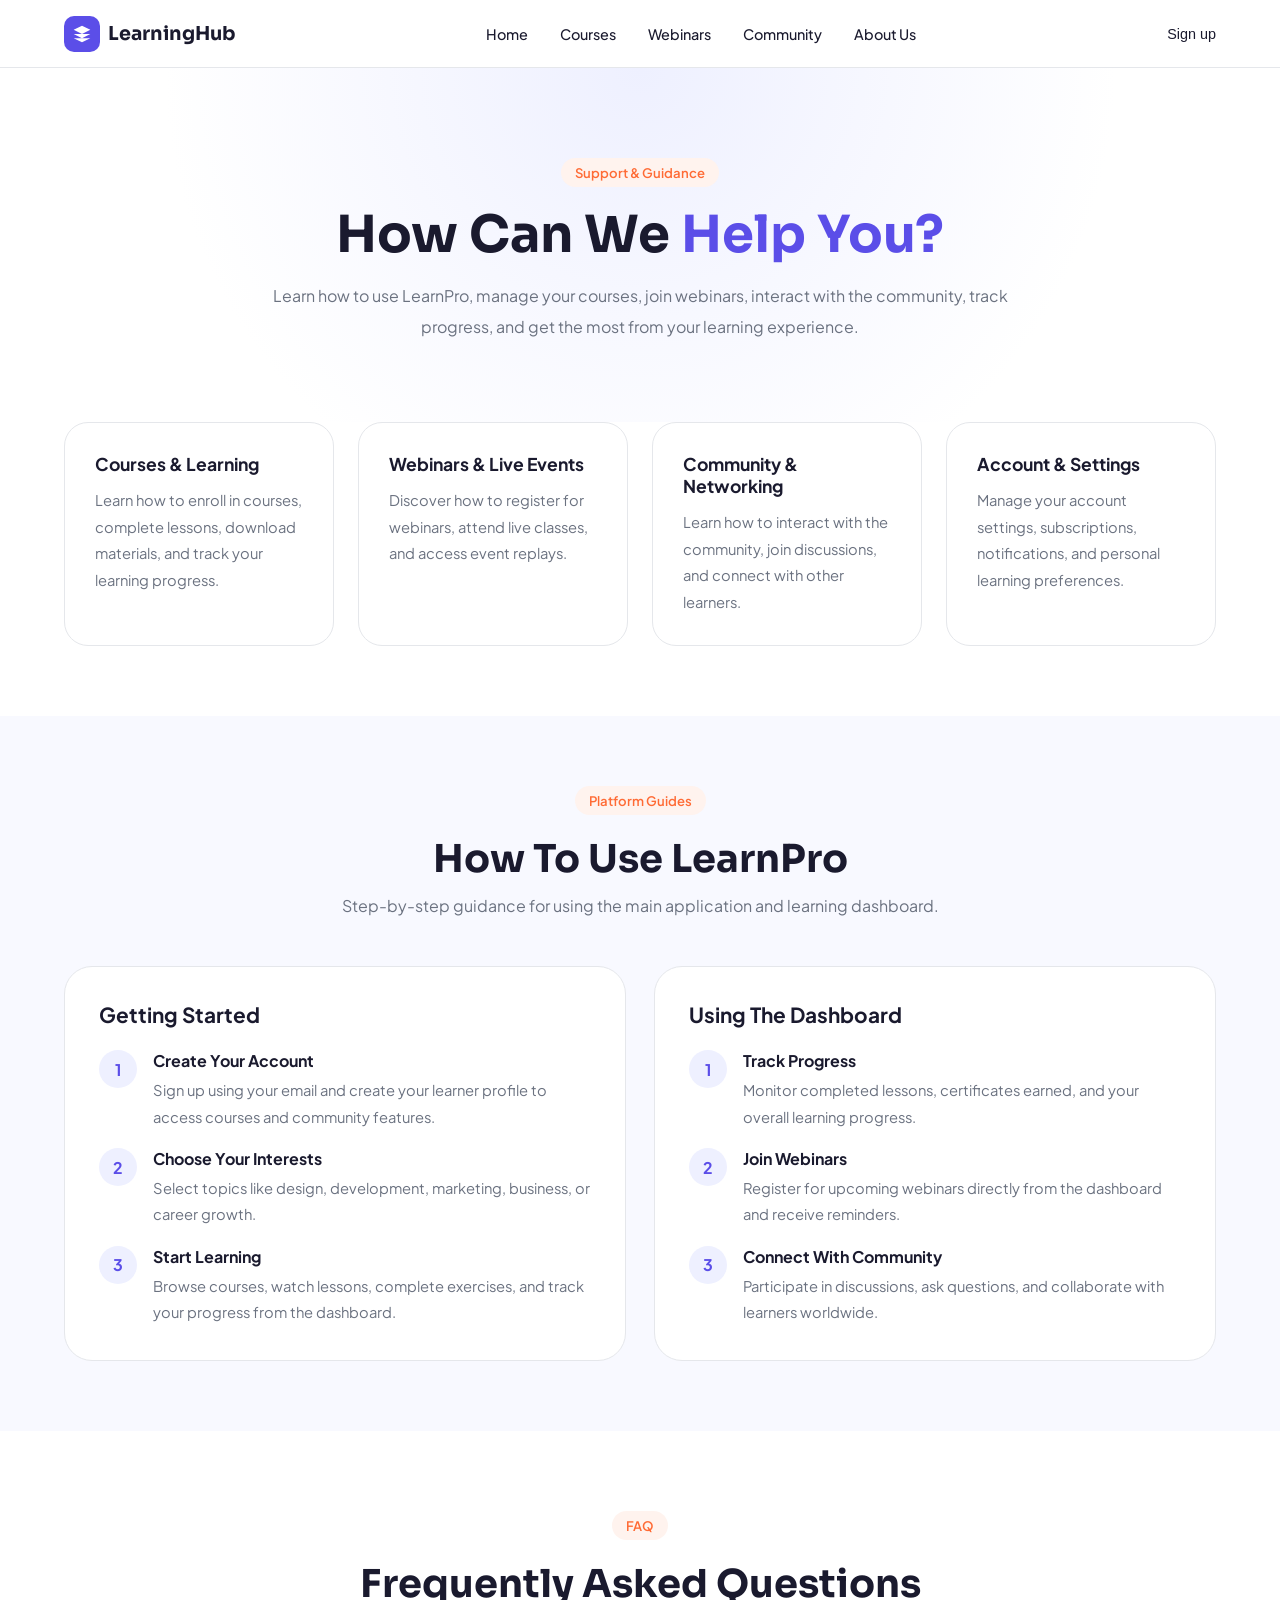
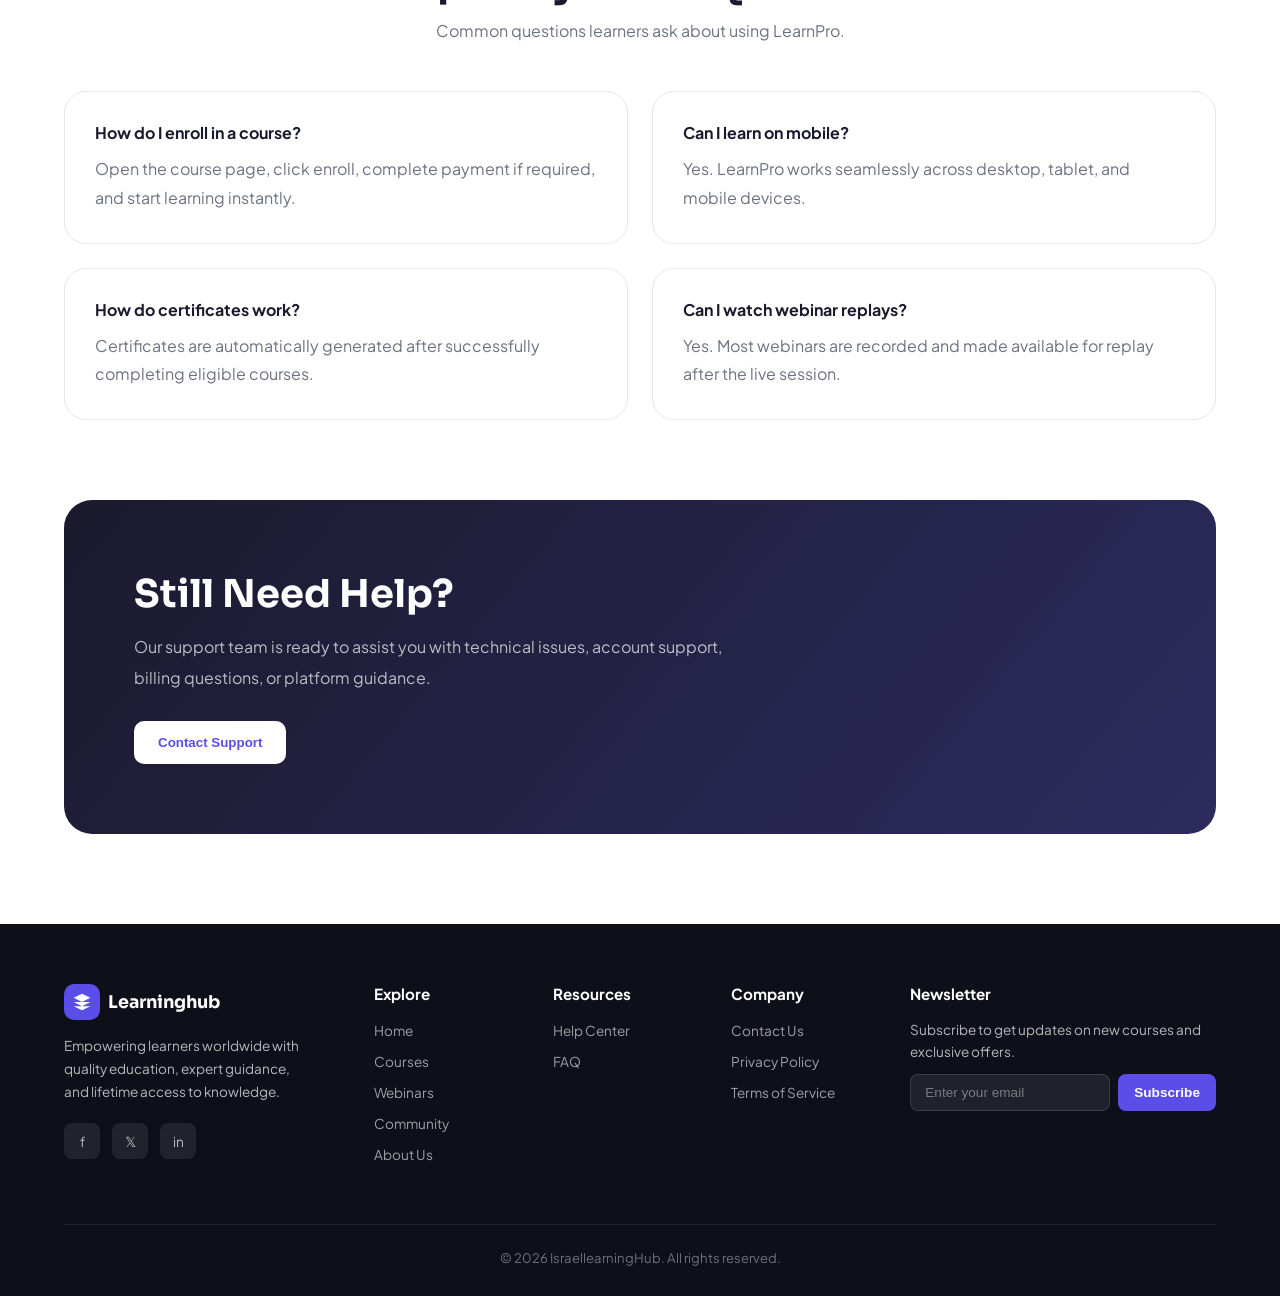
<file: help.html>
<!DOCTYPE html>
<html lang="en">
<head>
<meta charset="UTF-8" />
<meta name="viewport" content="width=device-width, initial-scale=1.0" />
<title>israellearninghub– Build Skills That Build Your Future</title>
<link href="https://fonts.googleapis.com/css2?family=Plus+Jakarta+Sans:wght@400;500;600;700;800&family=Sora:wght@400;500;600;700&display=swap" rel="stylesheet" />
<link rel="stylesheet" href="help.css">
</head>
<body>

<!-- NAV -->
<nav>
  <a href="#" class="logo">
    <div class="logo-icon">
      <svg viewBox="0 0 24 24"><path d="M12 2L2 7l10 5 10-5-10-5zM2 17l10 5 10-5M2 12l10 5 10-5"/></svg>
    </div>
    LearningHub
  </a>
  <ul class="nav-links">
    <li><a href="index.html" >Home</a></li>
    <li><a href="courses.html">Courses</a></li>
    <li><a href="webinar.html">Webinars</a></li>
    <li><a href="community.html">Community</a></li>

    <li><a href="about.html" >About Us</a></li>
  </ul>
  <div class="nav-actions">
    <button class="btn-ghost">Sign up</button>
    
  </div>

  <button class="menu-toggle" id="menuToggle">
  <span></span>
  <span></span>
  <span></span>
</button>
</nav>

<section class="hero">
  <div class="section-label">Support & Guidance</div>

  <h1>How Can We <span>Help You?</span></h1>

  <p>
    Learn how to use LearnPro, manage your courses, join webinars, interact with the community, track progress, and get the most from your learning experience.
  </p>

  
</section>

<section class="quick-links">
  <div class="links-grid">

    <div class="link-card">
      <h3>Courses & Learning</h3>
      <p>
        Learn how to enroll in courses, complete lessons, download materials, and track your learning progress.
      </p>
    </div>

    <div class="link-card">
      <h3>Webinars & Live Events</h3>
      <p>
        Discover how to register for webinars, attend live classes, and access event replays.
      </p>
    </div>

    <div class="link-card">
      <h3>Community & Networking</h3>
      <p>
        Learn how to interact with the community, join discussions, and connect with other learners.
      </p>
    </div>

    <div class="link-card">
      <h3>Account & Settings</h3>
      <p>
        Manage your account settings, subscriptions, notifications, and personal learning preferences.
      </p>
    </div>

  </div>
</section>

<section class="help-guides">

  <div class="section-header">
    <div class="section-label">Platform Guides</div>
    <h2 class="section-title">How To Use LearnPro</h2>
    <p class="section-sub">
      Step-by-step guidance for using the main application and learning dashboard.
    </p>
  </div>

  <div class="guides-grid">

    <div class="guide-card">
      <h3>Getting Started</h3>

      <div class="step-list">

        <div class="step-item">
          <div class="step-number">1</div>
          <div class="step-content">
            <h4>Create Your Account</h4>
            <p>
              Sign up using your email and create your learner profile to access courses and community features.
            </p>
          </div>
        </div>

        <div class="step-item">
          <div class="step-number">2</div>
          <div class="step-content">
            <h4>Choose Your Interests</h4>
            <p>
              Select topics like design, development, marketing, business, or career growth.
            </p>
          </div>
        </div>

        <div class="step-item">
          <div class="step-number">3</div>
          <div class="step-content">
            <h4>Start Learning</h4>
            <p>
              Browse courses, watch lessons, complete exercises, and track your progress from the dashboard.
            </p>
          </div>
        </div>

      </div>
    </div>

    <div class="guide-card">
      <h3>Using The Dashboard</h3>

      <div class="step-list">

        <div class="step-item">
          <div class="step-number">1</div>
          <div class="step-content">
            <h4>Track Progress</h4>
            <p>
              Monitor completed lessons, certificates earned, and your overall learning progress.
            </p>
          </div>
        </div>

        <div class="step-item">
          <div class="step-number">2</div>
          <div class="step-content">
            <h4>Join Webinars</h4>
            <p>
              Register for upcoming webinars directly from the dashboard and receive reminders.
            </p>
          </div>
        </div>

        <div class="step-item">
          <div class="step-number">3</div>
          <div class="step-content">
            <h4>Connect With Community</h4>
            <p>
              Participate in discussions, ask questions, and collaborate with learners worldwide.
            </p>
          </div>
        </div>

      </div>
    </div>

  </div>
</section>

<section class="faq-section">

  <div class="section-header">
    <div class="section-label" id="faq">FAQ</div>
    <h2 class="section-title">Frequently Asked Questions</h2>
    <p class="section-sub">
      Common questions learners ask about using LearnPro.
    </p>
  </div>

  <div class="faq-grid">

    <div class="faq-card">
      <h4>How do I enroll in a course?</h4>
      <p>
        Open the course page, click enroll, complete payment if required, and start learning instantly.
      </p>
    </div>

    <div class="faq-card">
      <h4>Can I learn on mobile?</h4>
      <p>
        Yes. LearnPro works seamlessly across desktop, tablet, and mobile devices.
      </p>
    </div>

    <div class="faq-card">
      <h4>How do certificates work?</h4>
      <p>
        Certificates are automatically generated after successfully completing eligible courses.
      </p>
    </div>

    <div class="faq-card">
      <h4>Can I watch webinar replays?</h4>
      <p>
        Yes. Most webinars are recorded and made available for replay after the live session.
      </p>
    </div>

  </div>
</section>

<section class="contact-support">
  <div class="support-banner">

    <div>
      <h2>Still Need Help?</h2>

      <p>
        Our support team is ready to assist you with technical issues, account support, billing questions, or platform guidance.
      </p>

      <div class="support-actions">
        <button class="btn-white">Contact Support</button>
      </div>
    </div>

    

  </div>
</section>

<!-- FOOTER -->
<footer>
  <div class="footer-grid">
    <div class="footer-brand">
      <div class="footer-logo">
        <div class="logo-icon">
          <svg viewBox="0 0 24 24" fill="white" width="18" height="18"><path d="M12 2L2 7l10 5 10-5-10-5zM2 17l10 5 10-5M2 12l10 5 10-5"/></svg>
        </div>
        Learninghub
      </div>
      <p>Empowering learners worldwide with quality education, expert guidance, and lifetime access to knowledge.</p>
      <div class="social-links">
        <div class="social-btn">f</div>
        <div class="social-btn">𝕏</div>
        <div class="social-btn">in</div>
      </div>
    </div>
    <div class="footer-col">
      <h4>Explore</h4>
      <ul>
        <li><a href="index.html">Home</a></li>
        <li><a href="courses.html">Courses</a></li>
        <li><a href="webinar.html">Webinars</a></li>
        <li><a href="community.html">Community</a></li>
        <li><a href="about.html">About Us</a></li>
      </ul>
    </div>
    <div class="footer-col">
      <h4>Resources</h4>
      <ul>
        <li><a href="help.html">Help Center</a></li>
                <li><a href="help.html#faq">FAQ</a></li>

        
      </ul>
    </div>
    <div class="footer-col">
      <h4>Company</h4>
      <ul>
        <li><a href="contact.html">Contact Us</a></li>
        <li><a href="privacy.html">Privacy Policy</a></li>
        <li><a href="privacy.html#terms">Terms of Service</a></li>
      </ul>
    </div>
    <div class="footer-col">
      <h4>Newsletter</h4>
      <p style="font-size:0.85rem;line-height:1.6;">Subscribe to get updates on new courses and exclusive offers.</p>
      <div class="newsletter-input-wrap">
        <input type="email" placeholder="Enter your email" />
        <button class="btn-subscribe">Subscribe</button>
      </div>
    </div>
  </div>
  <div class="footer-bottom">© 2026 IsraellearningHub. All rights reserved.</div>
</footer>

<script>
  // Dot nav interactivity
  document.querySelectorAll('.dot').forEach((dot, i) => {
    dot.addEventListener('click', () => {
      document.querySelectorAll('.dot').forEach(d => d.classList.remove('active'));
      dot.classList.add('active');
    });
  });

  // Scroll reveal
  const observer = new IntersectionObserver((entries) => {
    entries.forEach(e => {
      if (e.isIntersecting) {
        e.target.style.opacity = '1';
        e.target.style.transform = 'translateY(0)';
      }
    });
  }, { threshold: 0.1 });

  document.querySelectorAll('.course-card, .testi-card, .feature-item, .stat-item').forEach(el => {
    el.style.opacity = '0';
    el.style.transform = 'translateY(20px)';
    el.style.transition = 'opacity .5s ease, transform .5s ease';
    observer.observe(el);
  });



  const menuToggle = document.getElementById("menuToggle");
const navLinks = document.querySelector(".nav-links ");

menuToggle.addEventListener("click", () => {
  menuToggle.classList.toggle("active");
  navLinks.classList.toggle("show");
});
</script>
</body>
</html>
</file>
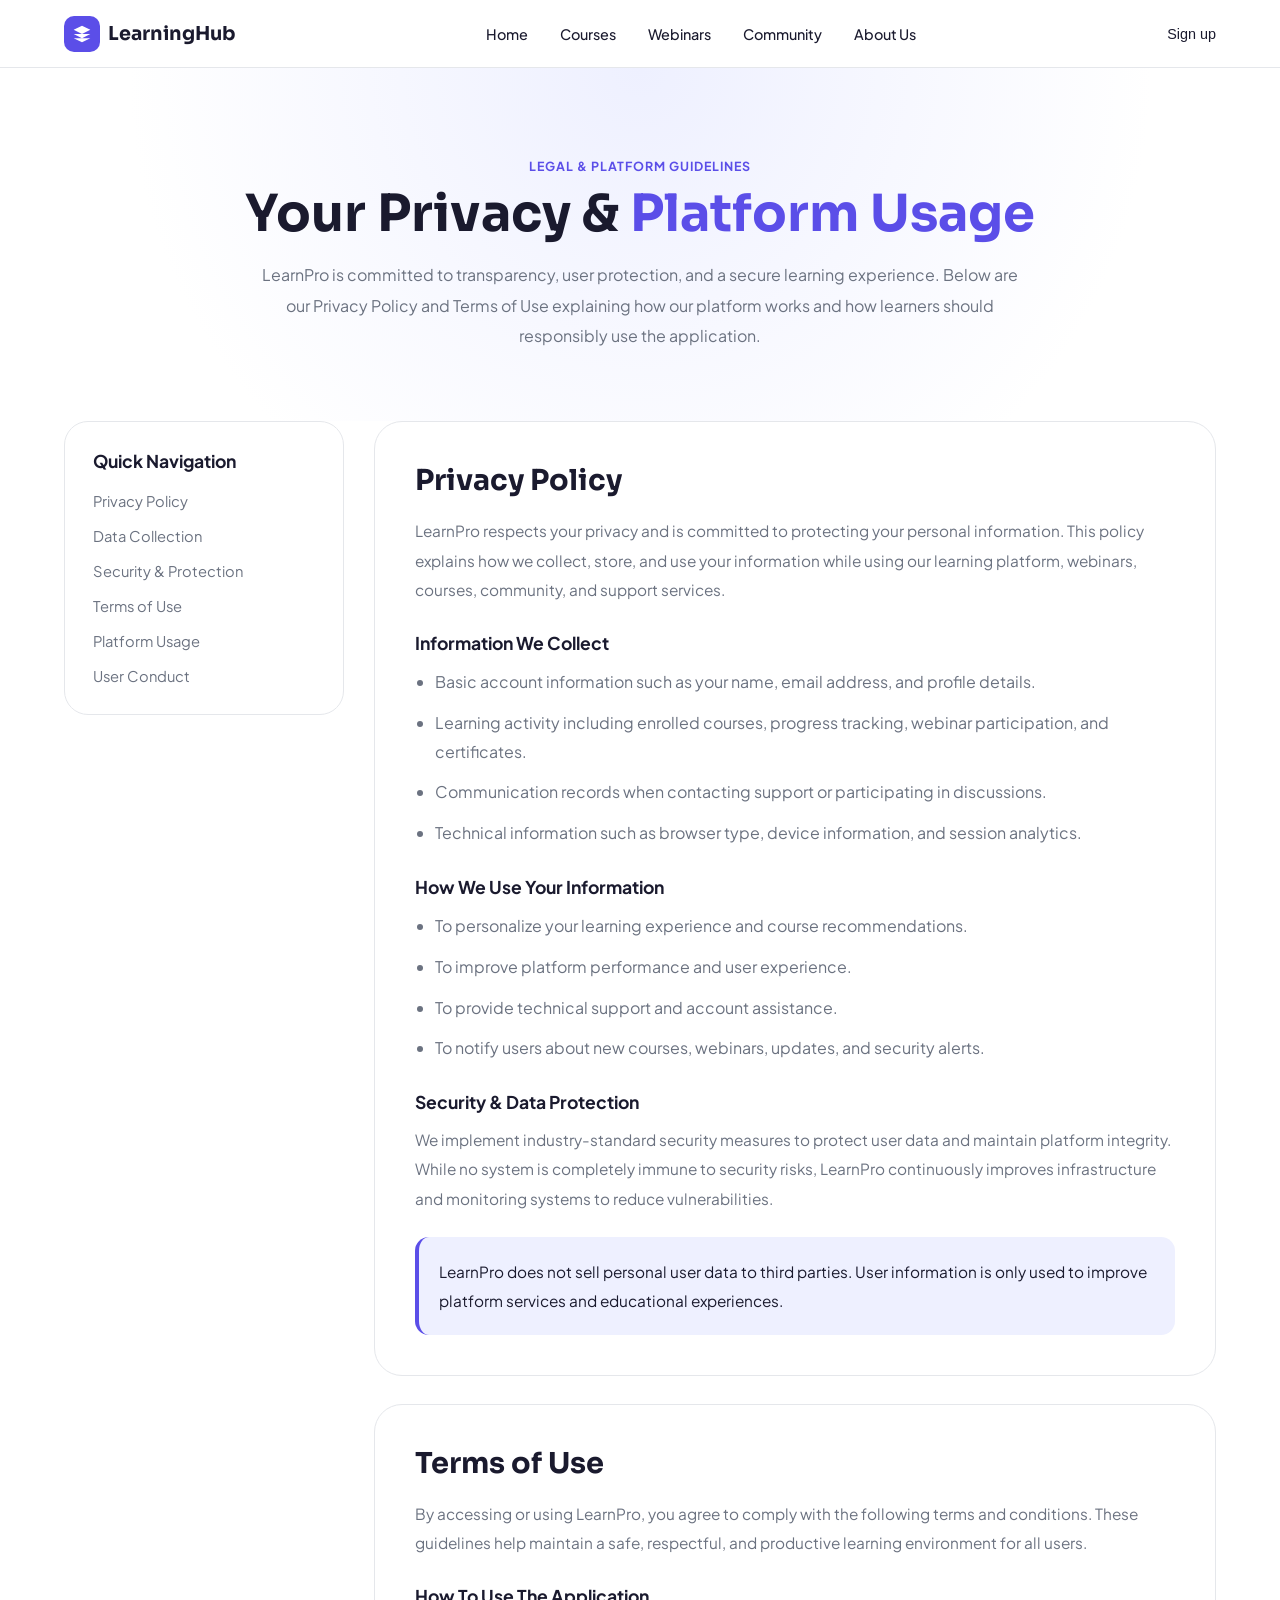
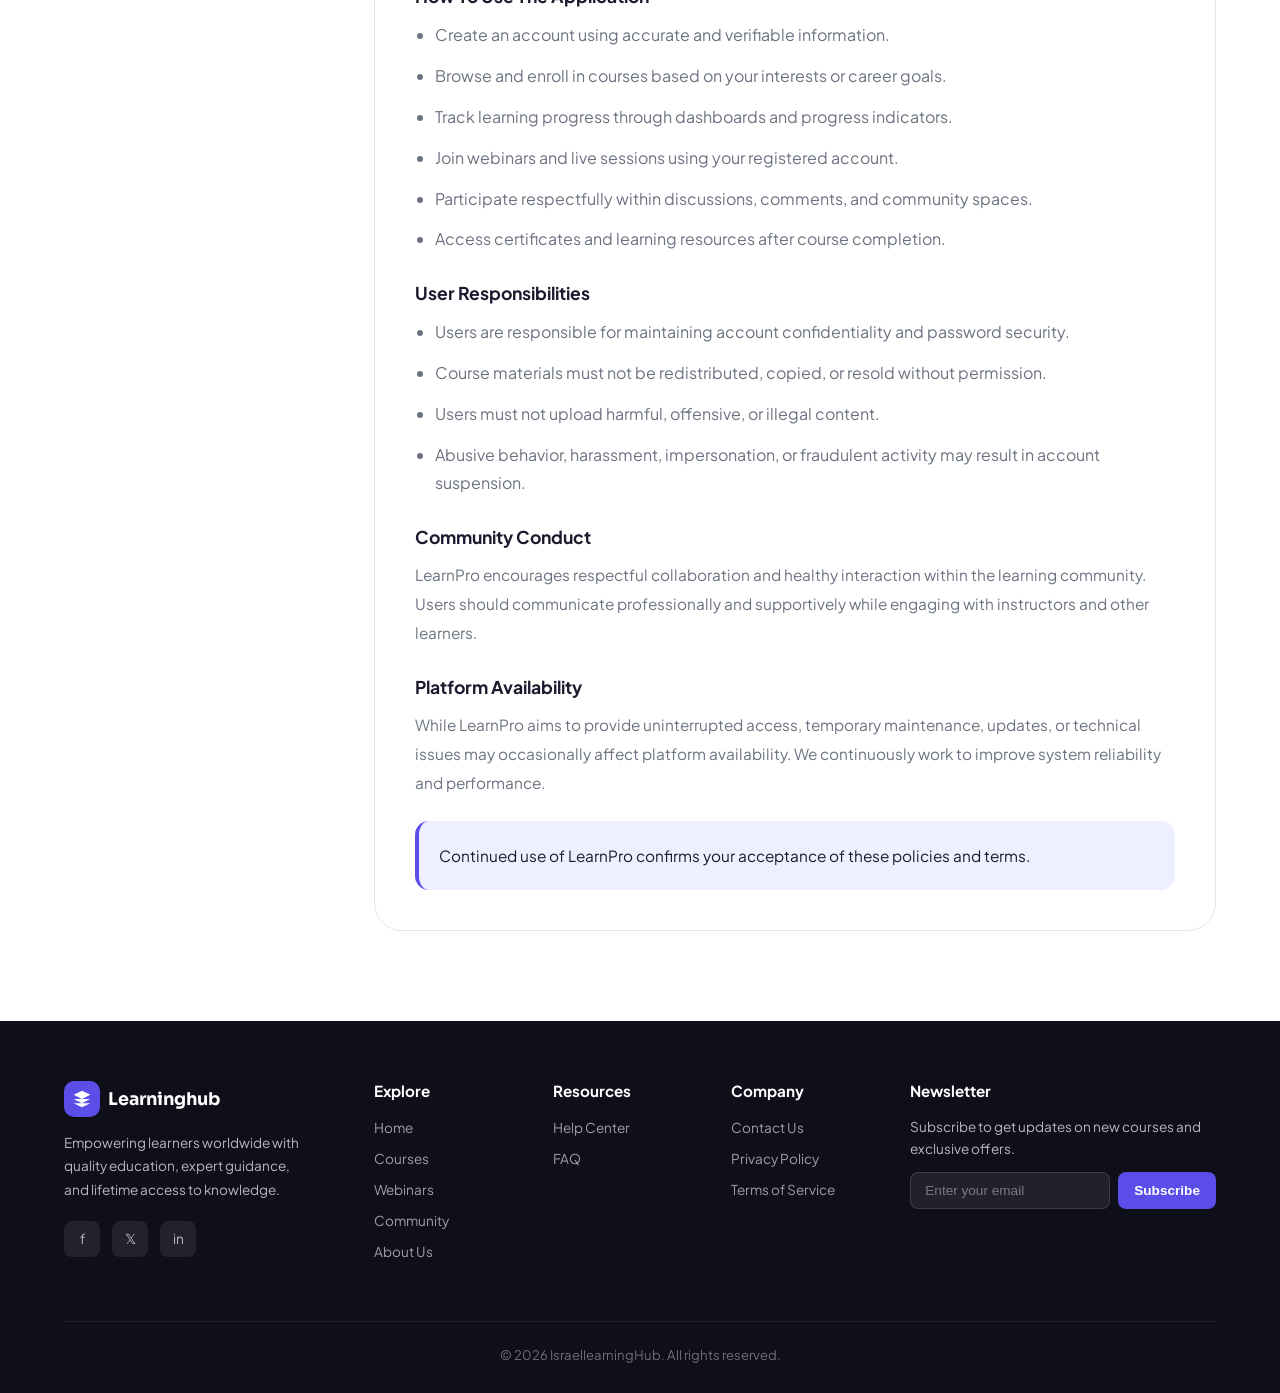
<file: privacy.html>
<!DOCTYPE html>
<html lang="en">
<head>
<meta charset="UTF-8" />
<meta name="viewport" content="width=device-width, initial-scale=1.0" />
<title>israellearninghub– Build Skills That Build Your Future</title>
<link href="https://fonts.googleapis.com/css2?family=Plus+Jakarta+Sans:wght@400;500;600;700;800&family=Sora:wght@400;500;600;700&display=swap" rel="stylesheet" />
<link rel="stylesheet" href="privacy.css">
</head>
<body>

<!-- NAV -->
<nav>
  <a href="#" class="logo">
    <div class="logo-icon">
      <svg viewBox="0 0 24 24"><path d="M12 2L2 7l10 5 10-5-10-5zM2 17l10 5 10-5M2 12l10 5 10-5"/></svg>
    </div>
    LearningHub
  </a>
  <ul class="nav-links">
    <li><a href="index.html">Home</a></li>
    <li><a href="courses.html">Courses</a></li>
    <li><a href="webinar.html">Webinars</a></li>
    <li><a href="community.html">Community</a></li>

    <li><a href="about.html">About Us</a></li>
  </ul>
  <div class="nav-actions">
    <button class="btn-ghost">Sign up</button>
    
  </div>

  <button class="menu-toggle" id="menuToggle">
  <span></span>
  <span></span>
  <span></span>
</button>
</nav>

<section class="hero">
  <div class="section-label">Legal & Platform Guidelines</div>

  <h1>Your Privacy & <span>Platform Usage</span></h1>

  <p>
    LearnPro is committed to transparency, user protection, and a secure learning experience. Below are our Privacy Policy and Terms of Use explaining how our platform works and how learners should responsibly use the application.
  </p>
</section>

<section class="legal-section">

  <div class="legal-layout">

    <aside class="sidebar">
      <h3>Quick Navigation</h3>

      <ul>
        <li><a href="#privacy">Privacy Policy</a></li>
        <li><a href="#data">Data Collection</a></li>
        <li><a href="#security">Security & Protection</a></li>
        <li><a href="#terms">Terms of Use</a></li>
        <li><a href="#usage">Platform Usage</a></li>
        <li><a href="#conduct">User Conduct</a></li>
      </ul>
    </aside>

    <div class="legal-content">

      <div class="legal-card" id="privacy">
        <h2>Privacy Policy</h2>

        <p>
          LearnPro respects your privacy and is committed to protecting your personal information. This policy explains how we collect, store, and use your information while using our learning platform, webinars, courses, community, and support services.
        </p>

        <h3 id="data">Information We Collect</h3>

        <ul>
          <li>Basic account information such as your name, email address, and profile details.</li>
          <li>Learning activity including enrolled courses, progress tracking, webinar participation, and certificates.</li>
          <li>Communication records when contacting support or participating in discussions.</li>
          <li>Technical information such as browser type, device information, and session analytics.</li>
        </ul>

        <h3>How We Use Your Information</h3>

        <ul>
          <li>To personalize your learning experience and course recommendations.</li>
          <li>To improve platform performance and user experience.</li>
          <li>To provide technical support and account assistance.</li>
          <li>To notify users about new courses, webinars, updates, and security alerts.</li>
        </ul>

        <h3 id="security">Security & Data Protection</h3>

        <p>
          We implement industry-standard security measures to protect user data and maintain platform integrity. While no system is completely immune to security risks, LearnPro continuously improves infrastructure and monitoring systems to reduce vulnerabilities.
        </p>

        <div class="highlight-box">
          <p>
            LearnPro does not sell personal user data to third parties. User information is only used to improve platform services and educational experiences.
          </p>
        </div>

      </div>

      <div class="legal-card" id="terms">
        <h2>Terms of Use</h2>

        <p>
          By accessing or using LearnPro, you agree to comply with the following terms and conditions. These guidelines help maintain a safe, respectful, and productive learning environment for all users.
        </p>

        <h3 id="usage">How To Use The Application</h3>

        <ul>
          <li>Create an account using accurate and verifiable information.</li>
          <li>Browse and enroll in courses based on your interests or career goals.</li>
          <li>Track learning progress through dashboards and progress indicators.</li>
          <li>Join webinars and live sessions using your registered account.</li>
          <li>Participate respectfully within discussions, comments, and community spaces.</li>
          <li>Access certificates and learning resources after course completion.</li>
        </ul>

        <h3>User Responsibilities</h3>

        <ul>
          <li>Users are responsible for maintaining account confidentiality and password security.</li>
          <li>Course materials must not be redistributed, copied, or resold without permission.</li>
          <li>Users must not upload harmful, offensive, or illegal content.</li>
          <li>Abusive behavior, harassment, impersonation, or fraudulent activity may result in account suspension.</li>
        </ul>

        <h3 id="conduct">Community Conduct</h3>

        <p>
          LearnPro encourages respectful collaboration and healthy interaction within the learning community. Users should communicate professionally and supportively while engaging with instructors and other learners.
        </p>

        <h3>Platform Availability</h3>

        <p>
          While LearnPro aims to provide uninterrupted access, temporary maintenance, updates, or technical issues may occasionally affect platform availability. We continuously work to improve system reliability and performance.
        </p>

        <div class="highlight-box">
          <p>
            Continued use of LearnPro confirms your acceptance of these policies and terms.
          </p>
        </div>

      </div>

    </div>

  </div>

</section>

<!-- FOOTER -->
<footer>
  <div class="footer-grid">
    <div class="footer-brand">
      <div class="footer-logo">
        <div class="logo-icon">
          <svg viewBox="0 0 24 24" fill="white" width="18" height="18"><path d="M12 2L2 7l10 5 10-5-10-5zM2 17l10 5 10-5M2 12l10 5 10-5"/></svg>
        </div>
        Learninghub
      </div>
      <p>Empowering learners worldwide with quality education, expert guidance, and lifetime access to knowledge.</p>
      <div class="social-links">
        <div class="social-btn">f</div>
        <div class="social-btn">𝕏</div>
        <div class="social-btn">in</div>
      </div>
    </div>
    <div class="footer-col">
      <h4>Explore</h4>
      <ul>
        <li><a href="index.html">Home</a></li>
        <li><a href="courses.html">Courses</a></li>
        <li><a href="webinar.html">Webinars</a></li>
        <li><a href="community.html">Community</a></li>
        <li><a href="about.html">About Us</a></li>
      </ul>
    </div>
    <div class="footer-col">
      <h4>Resources</h4>
      <ul>
        <li><a href="help.html">Help Center</a></li>
                <li><a href="help.html#faq">FAQ</a></li>

        
      </ul>
    </div>
    <div class="footer-col">
      <h4>Company</h4>
      <ul>
        <li><a href="contact.html">Contact Us</a></li>
        <li><a href="privacy.html">Privacy Policy</a></li>
        <li><a href="privacy.html#terms">Terms of Service</a></li>
      </ul>
    </div>
    <div class="footer-col">
      <h4>Newsletter</h4>
      <p style="font-size:0.85rem;line-height:1.6;">Subscribe to get updates on new courses and exclusive offers.</p>
      <div class="newsletter-input-wrap">
        <input type="email" placeholder="Enter your email" />
        <button class="btn-subscribe">Subscribe</button>
      </div>
    </div>
  </div>
  <div class="footer-bottom">© 2026 IsraellearningHub. All rights reserved.</div>
</footer>

<script>
  // Dot nav interactivity
  document.querySelectorAll('.dot').forEach((dot, i) => {
    dot.addEventListener('click', () => {
      document.querySelectorAll('.dot').forEach(d => d.classList.remove('active'));
      dot.classList.add('active');
    });
  });

  // Scroll reveal
  const observer = new IntersectionObserver((entries) => {
    entries.forEach(e => {
      if (e.isIntersecting) {
        e.target.style.opacity = '1';
        e.target.style.transform = 'translateY(0)';
      }
    });
  }, { threshold: 0.1 });

  document.querySelectorAll('.course-card, .testi-card, .feature-item, .stat-item').forEach(el => {
    el.style.opacity = '0';
    el.style.transform = 'translateY(20px)';
    el.style.transition = 'opacity .5s ease, transform .5s ease';
    observer.observe(el);
  });



  const menuToggle = document.getElementById("menuToggle");
const navLinks = document.querySelector(".nav-links ");

menuToggle.addEventListener("click", () => {
  menuToggle.classList.toggle("active");
  navLinks.classList.toggle("show");
});
</script>
</body>
</html>
</file>
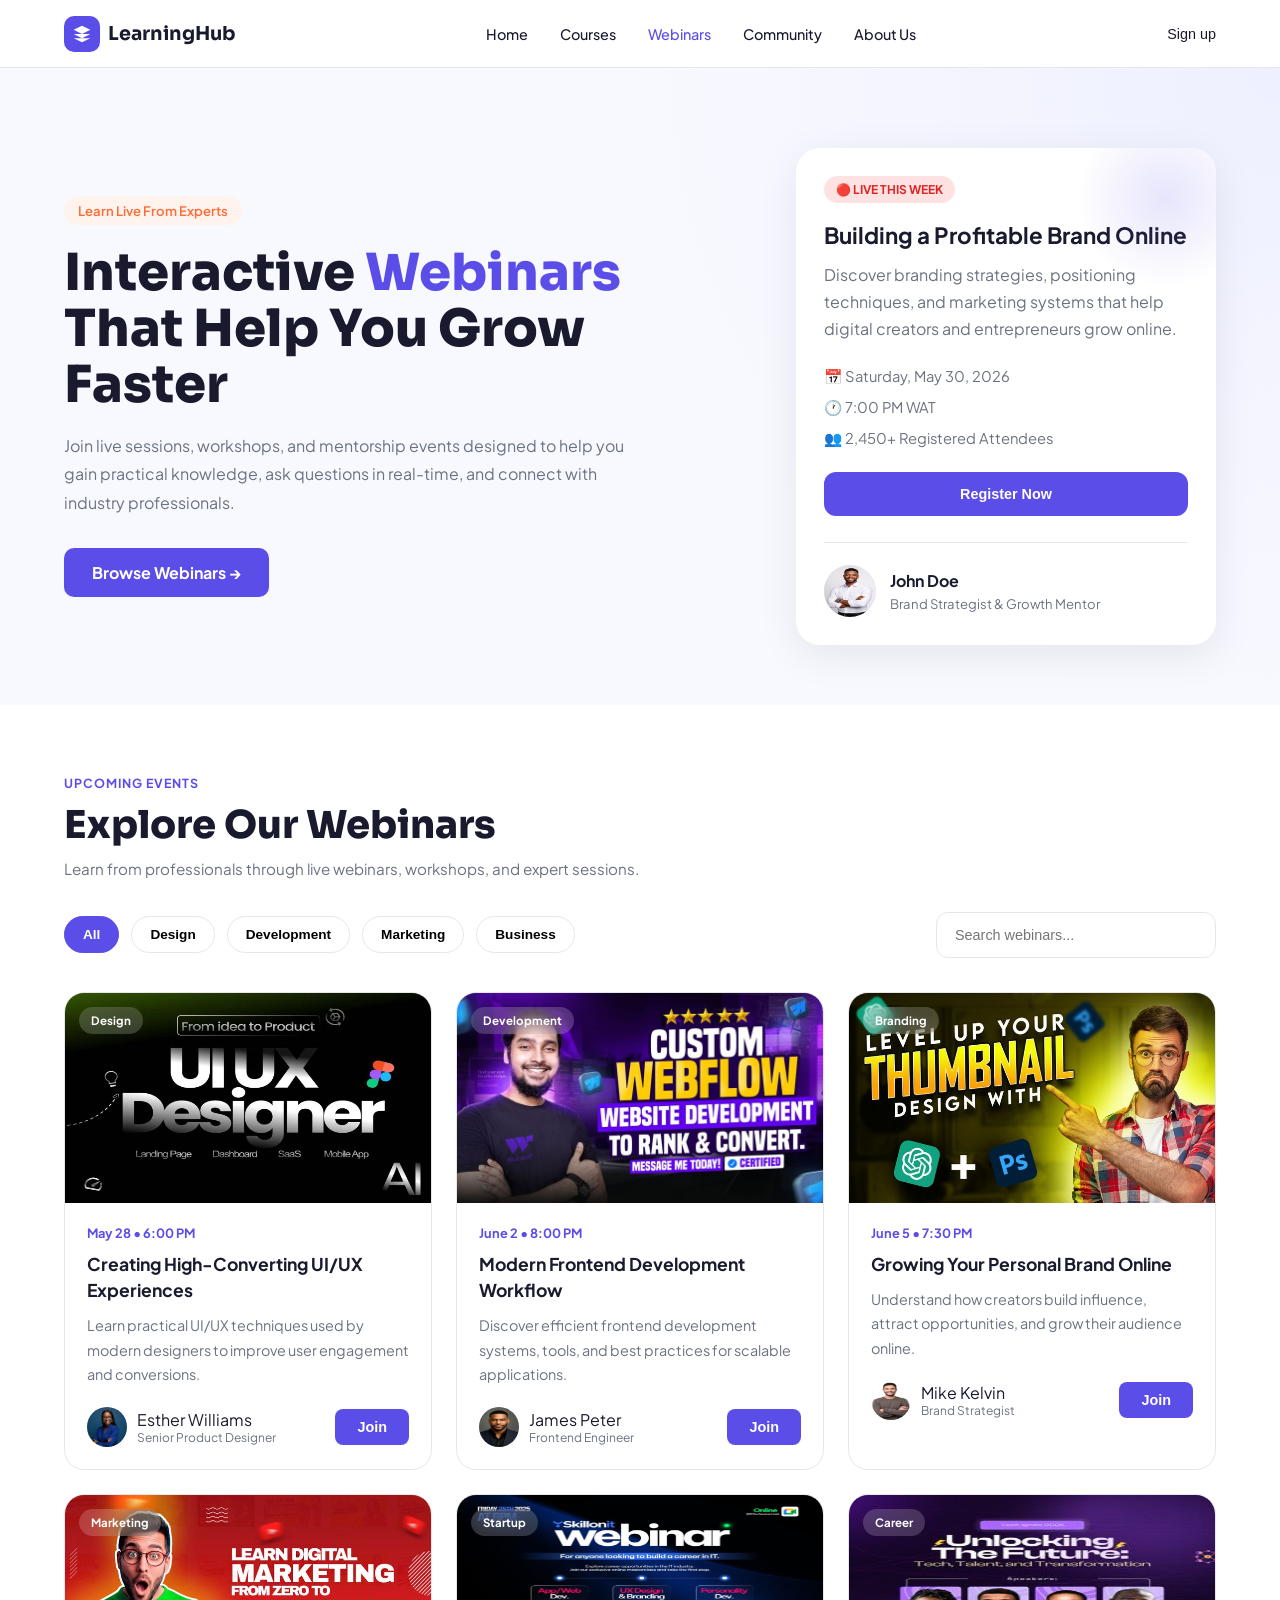
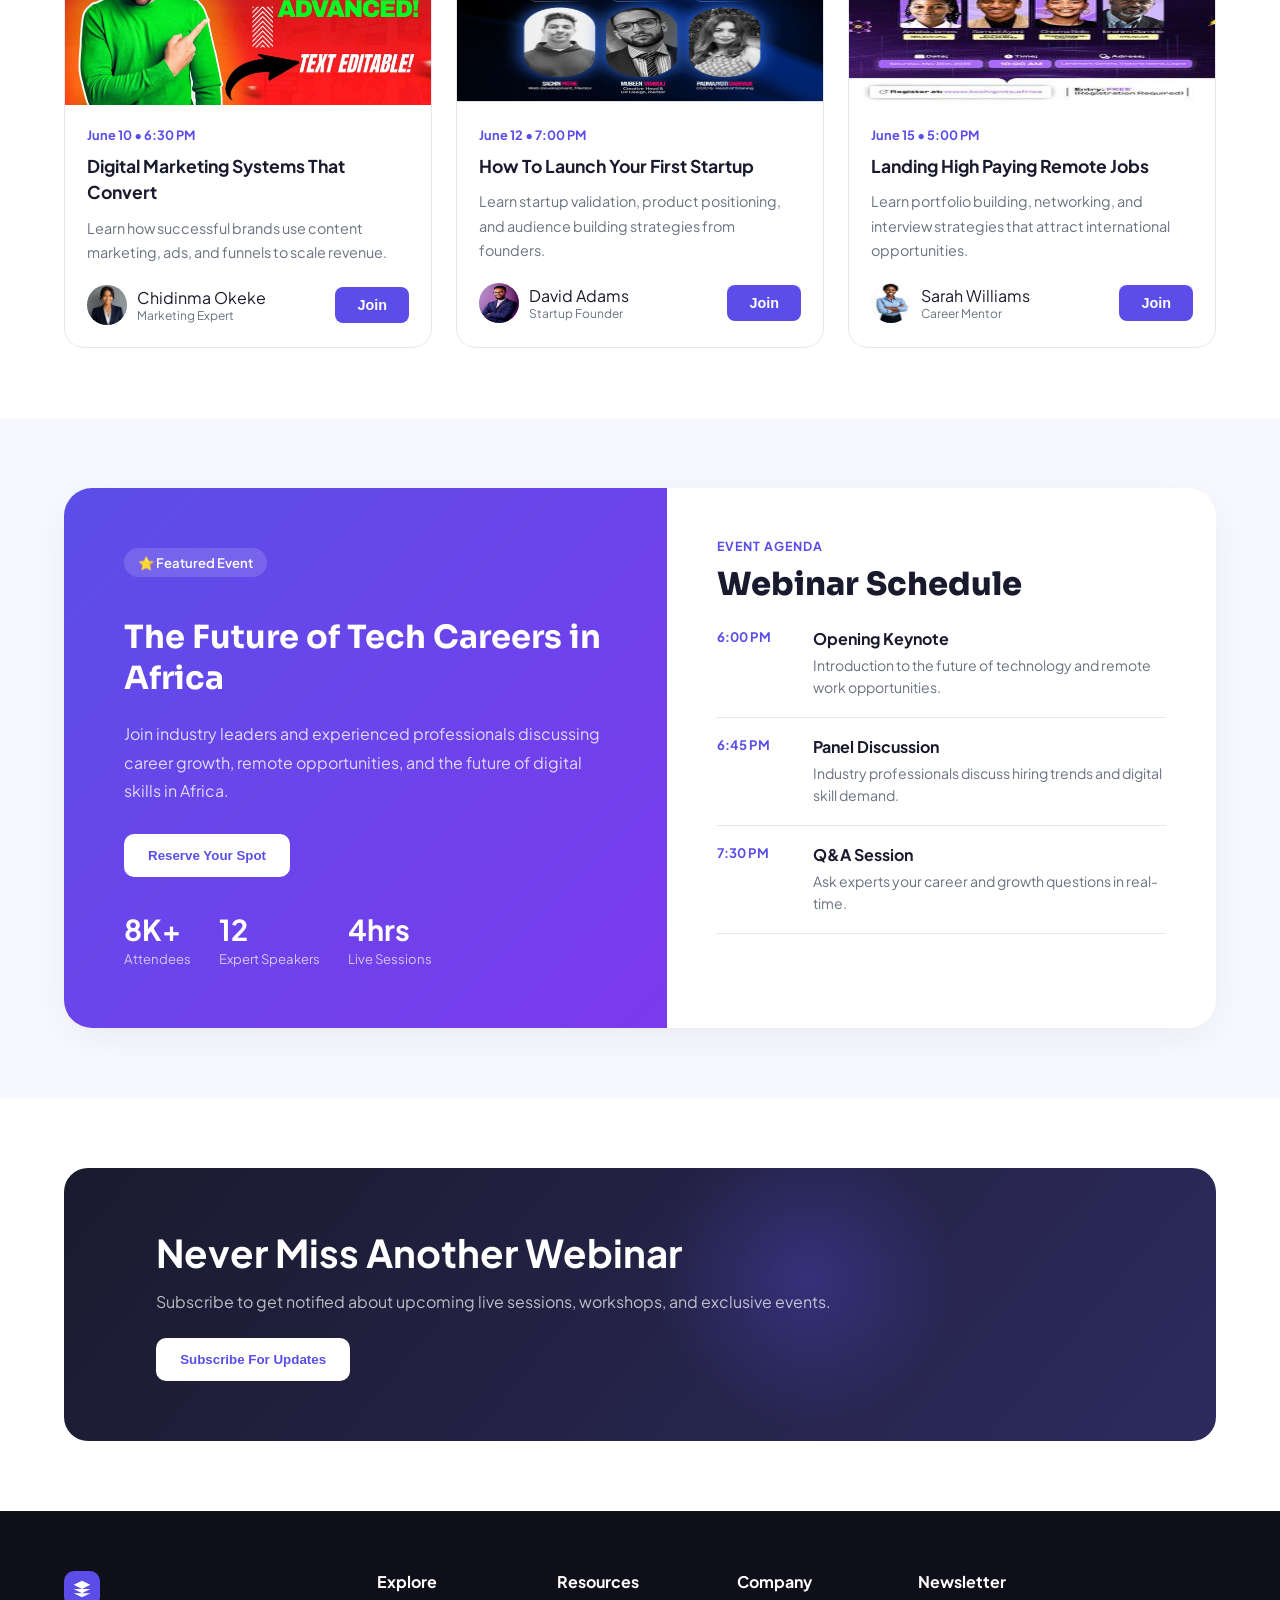
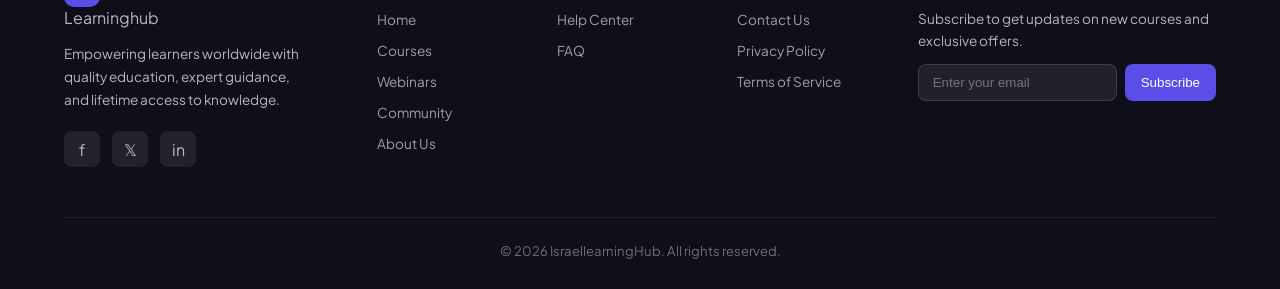
<file: webinar.html>
<!DOCTYPE html>
<html lang="en">
<head>
<meta charset="UTF-8" />
<meta name="viewport" content="width=device-width, initial-scale=1.0" />
<title>israellearninghub– Build Skills That Build Your Future</title>
<link href="https://fonts.googleapis.com/css2?family=Plus+Jakarta+Sans:wght@400;500;600;700;800&family=Sora:wght@400;500;600;700&display=swap" rel="stylesheet" />
<link rel="stylesheet" href="webinar.css">
</head>
<body>

<!-- NAV -->
<nav>
  <a href="#" class="logo">
    <div class="logo-icon">
      <svg viewBox="0 0 24 24"><path d="M12 2L2 7l10 5 10-5-10-5zM2 17l10 5 10-5M2 12l10 5 10-5"/></svg>
    </div>
    LearningHub
  </a>
  <ul class="nav-links">
    <li><a href="index.html" >Home</a></li>
    <li><a href="courses.html">Courses</a></li>
    <li><a href="webinar.html" class="active">Webinars</a></li>
    <li><a href="community.html">Community</a></li>

    <li><a href="about.html">About Us</a></li>
  </ul>
  <div class="nav-actions">
    <button class="btn-ghost">Sign up</button>
    
  </div>

  <button class="menu-toggle" id="menuToggle">
  <span></span>
  <span></span>
  <span></span>
</button>
</nav>

<section class="webinar-hero">
  <div class="webinar-hero-wrap">
    <div>
      <div class="hero-badge">Learn Live From Experts</div>
      <h1>Interactive <span>Webinars</span><br>That Help You Grow Faster</h1>
      <p class="hero-desc">
        Join live sessions, workshops, and mentorship events designed to help you gain practical knowledge, ask questions in real-time, and connect with industry professionals.
      </p>

      <div class="hero-btns">
        <a href="#" class="btn-lg btn-filled">Browse Webinars →</a>
      </div>
    </div>

    <div class="hero-card">
      <div class="live-badge">🔴 LIVE THIS WEEK</div>
      <h3>Building a Profitable Brand Online</h3>
      <p style="color:var(--muted); line-height:1.7;">
        Discover branding strategies, positioning techniques, and marketing systems that help digital creators and entrepreneurs grow online.
      </p>

      <div class="hero-meta">
        <div>📅 Saturday, May 30, 2026</div>
        <div>🕐 7:00 PM WAT</div>
        <div>👥 2,450+ Registered Attendees</div>
      </div>

      <button class="btn-primary" style="width:100%; padding:14px; border-radius:12px;">
        Register Now
      </button>

      <div class="speaker-row">
        <div class="speaker-avatar"><img src="images/persons/john doe 1.jfif" alt=""></div>
        <div>
          <strong>John Doe</strong>
          <p style="font-size:.82rem; color:var(--muted); margin-top:4px;">
            Brand Strategist & Growth Mentor
          </p>
        </div>
      </div>
    </div>
  </div>
</section>

<section>
  <div class="section-label">Upcoming Events</div>
  <h2 class="section-title">Explore Our Webinars</h2>
  <p class="section-sub">
    Learn from professionals through live webinars, workshops, and expert sessions.
  </p>

  <div class="filter-bar">
    <div class="filter-tabs">
      <button class="filter-btn active">All</button>
      <button class="filter-btn">Design</button>
      <button class="filter-btn">Development</button>
      <button class="filter-btn">Marketing</button>
      <button class="filter-btn">Business</button>
    </div>

    <div class="search-box">
      <input type="text" placeholder="Search webinars...">
    </div>
  </div>

  <div class="webinars-grid">

    <div class="webinar-card">
      <div class="webinar-thumb">
        <div class="thumb-bg bg-1"><img src="images/thumbnail/uiux thumbnail.jfif" alt=""></div>
        <div class="webinar-tag">Design</div>
      </div>

      <div class="webinar-body">
        <div class="webinar-date">May 28 • 6:00 PM</div>
        <h3>Creating High-Converting UI/UX Experiences</h3>
        <p>
          Learn practical UI/UX techniques used by modern designers to improve user engagement and conversions.
        </p>

        <div class="webinar-footer">
          <div class="speaker-mini">
            <div class="speaker-mini-avatar"><img src="images/persons/wman1.jfif" alt=""></div>
            <div>
              Esther Williams
              <span>Senior Product Designer</span>
            </div>
          </div>

          <button class="btn-primary">Join</button>
        </div>
      </div>
    </div>

    <div class="webinar-card">
      <div class="webinar-thumb">
        <div class="thumb-bg bg-2"><img src="images/thumbnail/web developmentThumbnail design.jfif" alt=""></div>
        <div class="webinar-tag">Development</div>
      </div>

      <div class="webinar-body">
        <div class="webinar-date">June 2 • 8:00 PM</div>
        <h3>Modern Frontend Development Workflow</h3>
        <p>
          Discover efficient frontend development systems, tools, and best practices for scalable applications.
        </p>

        <div class="webinar-footer">
          <div class="speaker-mini">
            <div class="speaker-mini-avatar"><img src="images/persons/man 3.jfif" alt=""></div>
            <div>
              James Peter
              <span>Frontend Engineer</span>
            </div>
          </div>

          <button class="btn-primary">Join</button>
        </div>
      </div>
    </div>

    <div class="webinar-card">
      <div class="webinar-thumb">
        <div class="thumb-bg bg-3"><img src="images/thumbnail/YouTube thumbnail design.jfif" alt=""></div>
        <div class="webinar-tag">Branding</div>
      </div>

      <div class="webinar-body">
        <div class="webinar-date">June 5 • 7:30 PM</div>
        <h3>Growing Your Personal Brand Online</h3>
        <p>
          Understand how creators build influence, attract opportunities, and grow their audience online.
        </p>

        <div class="webinar-footer">
          <div class="speaker-mini">
            <div class="speaker-mini-avatar"><img src="images/persons/man 2.jfif" alt=""></div>
            <div>
              Mike Kelvin
              <span>Brand Strategist</span>
            </div>
          </div>

          <button class="btn-primary">Join</button>
        </div>
      </div>
    </div>

    <div class="webinar-card">
      <div class="webinar-thumb">
        <div class="thumb-bg bg-4"><img src="images/thumbnail/YouTube digital marketing thumbnail template.jfif" alt=""></div>
        <div class="webinar-tag">Marketing</div>
      </div>

      <div class="webinar-body">
        <div class="webinar-date">June 10 • 6:30 PM</div>
        <h3>Digital Marketing Systems That Convert</h3>
        <p>
          Learn how successful brands use content marketing, ads, and funnels to scale revenue.
        </p>

        <div class="webinar-footer">
          <div class="speaker-mini">
            <div class="speaker-mini-avatar"><img src="images/esther.jpg" alt=""></div>
            <div>
              Chidinma Okeke
              <span>Marketing Expert</span>
            </div>
          </div>

          <button class="btn-primary">Join</button>
        </div>
      </div>
    </div>

    <div class="webinar-card">
      <div class="webinar-thumb">
        <div class="thumb-bg bg-5"><img src="images/thumbnail/Skillonit Webinar FRIDAY, APRIL 25TH, 2025 at 06_00 PM (Online).jfif" alt=""></div>
        <div class="webinar-tag">Startup</div>
      </div>

      <div class="webinar-body">
        <div class="webinar-date">June 12 • 7:00 PM</div>
        <h3>How To Launch Your First Startup</h3>
        <p>
          Learn startup validation, product positioning, and audience building strategies from founders.
        </p>

        <div class="webinar-footer">
          <div class="speaker-mini">
            <div class="speaker-mini-avatar"><img src="images/john.jpg" alt=""></div>
            <div>
              David Adams
              <span>Startup Founder</span>
            </div>
          </div>

          <button class="btn-primary">Join</button>
        </div>
      </div>
    </div>

    <div class="webinar-card">
      <div class="webinar-thumb">
        <div class="thumb-bg bg-6"><img src="images/thumbnail/X.jfif" alt=""></div>
        <div class="webinar-tag">Career</div>
      </div>

      <div class="webinar-body">
        <div class="webinar-date">June 15 • 5:00 PM</div>
        <h3>Landing High Paying Remote Jobs</h3>
        <p>
          Learn portfolio building, networking, and interview strategies that attract international opportunities.
        </p>

        <div class="webinar-footer">
          <div class="speaker-mini">
            <div class="speaker-mini-avatar"><img src="images/okeke.jpeg" alt=""></div>
            <div>
              Sarah Williams
              <span>Career Mentor</span>
            </div>
          </div>

          <button class="btn-primary">Join</button>
        </div>
      </div>
    </div>

  </div>
</section>

<section class="featured-webinar">
  <div class="featured-wrap">

    <div class="featured-left">
      <div class="hero-badge" style="background:rgba(255,255,255,.14); color:white;">
        ⭐ Featured Event
      </div>

      <h2>The Future of Tech Careers in Africa</h2>

      <p>
        Join industry leaders and experienced professionals discussing career growth, remote opportunities, and the future of digital skills in Africa.
      </p>

      <button class="btn-white">Reserve Your Spot</button>

      <div class="featured-stats">
        <div>
          <h3>8K+</h3>
          <span>Attendees</span>
        </div>

        <div>
          <h3>12</h3>
          <span>Expert Speakers</span>
        </div>

        <div>
          <h3>4hrs</h3>
          <span>Live Sessions</span>
        </div>
      </div>
    </div>

    <div class="featured-right">
      <div class="section-label">Event Agenda</div>
      <h2 class="section-title" style="font-size:2rem; margin-bottom:0;">
        Webinar Schedule
      </h2>

      <div class="agenda-list">

        <div class="agenda-item">
          <div class="agenda-time">6:00 PM</div>
          <div>
            <h4>Opening Keynote</h4>
            <p>
              Introduction to the future of technology and remote work opportunities.
            </p>
          </div>
        </div>

        <div class="agenda-item">
          <div class="agenda-time">6:45 PM</div>
          <div>
            <h4>Panel Discussion</h4>
            <p>
              Industry professionals discuss hiring trends and digital skill demand.
            </p>
          </div>
        </div>

        <div class="agenda-item">
          <div class="agenda-time">7:30 PM</div>
          <div>
            <h4>Q&A Session</h4>
            <p>
              Ask experts your career and growth questions in real-time.
            </p>
          </div>
        </div>

      </div>
    </div>

  </div>
</section>

<section>
  <div class="cta-banner">
    <div>
      <h2>Never Miss Another Webinar</h2>
      <p>
        Subscribe to get notified about upcoming live sessions, workshops, and exclusive events.
      </p>

      <button class="btn-white">Subscribe For Updates</button>
    </div>

   
  </div>
</section>

<!-- FOOTER -->
<footer>
  <div class="footer-grid">
    <div class="footer-brand">
      <div class="footer-logo">
        <div class="logo-icon">
          <svg viewBox="0 0 24 24" fill="white" width="18" height="18"><path d="M12 2L2 7l10 5 10-5-10-5zM2 17l10 5 10-5M2 12l10 5 10-5"/></svg>
        </div>
        Learninghub
      </div>
      <p>Empowering learners worldwide with quality education, expert guidance, and lifetime access to knowledge.</p>
      <div class="social-links">
        <div class="social-btn">f</div>
        <div class="social-btn">𝕏</div>
        <div class="social-btn">in</div>
      </div>
    </div>
    <div class="footer-col">
      <h4>Explore</h4>
      <ul>
        <li><a href="index.html">Home</a></li>
        <li><a href="courses.html">Courses</a></li>
        <li><a href="webinar.html">Webinars</a></li>
        <li><a href="community.html">Community</a></li>
        <li><a href="about.html">About Us</a></li>
      </ul>
    </div>
    <div class="footer-col">
      <h4>Resources</h4>
      <ul>
        <li><a href="help.html">Help Center</a></li>
                <li><a href="help.html#faq">FAQ</a></li>

        
      </ul>
    </div>
    <div class="footer-col">
      <h4>Company</h4>
      <ul>
        <li><a href="contact.html">Contact Us</a></li>
        <li><a href="privacy.html">Privacy Policy</a></li>
        <li><a href="privacy.html#terms">Terms of Service</a></li>
      </ul>
    </div>
    <div class="footer-col">
      <h4>Newsletter</h4>
      <p style="font-size:0.85rem;line-height:1.6;">Subscribe to get updates on new courses and exclusive offers.</p>
      <div class="newsletter-input-wrap">
        <input type="email" placeholder="Enter your email" />
        <button class="btn-subscribe">Subscribe</button>
      </div>
    </div>
  </div>
  <div class="footer-bottom">© 2026 IsraellearningHub. All rights reserved.</div>
</footer>

<script>
  // Dot nav interactivity
  document.querySelectorAll('.dot').forEach((dot, i) => {
    dot.addEventListener('click', () => {
      document.querySelectorAll('.dot').forEach(d => d.classList.remove('active'));
      dot.classList.add('active');
    });
  });

  // Scroll reveal
  const observer = new IntersectionObserver((entries) => {
    entries.forEach(e => {
      if (e.isIntersecting) {
        e.target.style.opacity = '1';
        e.target.style.transform = 'translateY(0)';
      }
    });
  }, { threshold: 0.1 });

  document.querySelectorAll('.course-card, .testi-card, .feature-item, .stat-item').forEach(el => {
    el.style.opacity = '0';
    el.style.transform = 'translateY(20px)';
    el.style.transition = 'opacity .5s ease, transform .5s ease';
    observer.observe(el);
  });



  const menuToggle = document.getElementById("menuToggle");
const navLinks = document.querySelector(".nav-links ");

menuToggle.addEventListener("click", () => {
  menuToggle.classList.toggle("active");
  navLinks.classList.toggle("show");
});
</script>
</body>
</html>
</file>
<file: style.css>
:root {
    --primary: #5B4EE8;
    --primary-dark: #4338CA;
    --primary-light: #EEF0FF;
    --accent: #FF6B35;
    --text: #1A1A2E;
    --muted: #6B7280;
    --border: #E5E7EB;
    --white: #fff;
    --bg: #F8F9FF;
    --dark: #0F0F1A;
}

*,
*::before,
*::after {
    box-sizing: border-box;
    margin: 0;
    padding: 0;
}

html {
    scroll-behavior: smooth;
}

body {
    font-family: 'Plus Jakarta Sans', sans-serif;
    color: var(--text);
    background: var(--white);
    overflow-x: hidden;
}

/* NAV */
nav {
    position: sticky;
    top: 0;
    z-index: 100;
    background: rgba(255, 255, 255, 0.92);
    backdrop-filter: blur(12px);
    border-bottom: 1px solid var(--border);
    padding: 0 5%;
    display: flex;
    align-items: center;
    justify-content: space-between;
    height: 68px;
}

.logo {
    display: flex;
    align-items: center;
    gap: 8px;
    font-family: 'Sora', sans-serif;
    font-weight: 700;
    font-size: 1.2rem;
    color: var(--text);
    text-decoration: none;
}

.logo-icon {
    width: 36px;
    height: 36px;
    background: var(--primary);
    border-radius: 10px;
    display: grid;
    place-items: center;
}

.logo-icon svg {
    width: 20px;
    height: 20px;
    fill: white;
}

.nav-links {
    display: flex;
    gap: 2rem;
    list-style: none;
}

.nav-links a {
    text-decoration: none;
    color: var(--text);
    font-size: 0.9rem;
    font-weight: 500;
    transition: color .2s;
}

.nav-links a:hover {
    color: var(--primary);
}
  .nav-links a:hover,
  .nav-links .active {
    color: var(--primary);
  }

.nav-actions {
    display: flex;
    align-items: center;
    gap: 1rem;
}

/* MOBILE NAV TOGGLE */
.menu-toggle {
    display: none;
    width: 42px;
    height: 42px;
    border-radius: 10px;
    border: 1px solid var(--border);
    background: white;
    cursor: pointer;
    align-items: center;
    justify-content: center;
    flex-direction: column;
    gap: 5px;
}

.menu-toggle span {
    width: 18px;
    height: 2px;
    background: var(--text);
    border-radius: 20px;
    transition: .3s;
}

/* ACTIVE BURGER */
.menu-toggle.active span:nth-child(1) {
    transform: rotate(45deg) translateY(5px);
}

.menu-toggle.active span:nth-child(2) {
    opacity: 0;
}

.menu-toggle.active span:nth-child(3) {
    transform: rotate(-45deg) translateY(-5px);
}

.btn-ghost {
    background: none;
    border: none;
    cursor: pointer;
    font-size: 0.9rem;
    font-weight: 500;
    color: var(--text);
}

.btn-primary {
    background: var(--primary);
    color: white;
    border: none;
    padding: 10px 22px;
    border-radius: 8px;
    font-size: 0.9rem;
    font-weight: 600;
    cursor: pointer;
    transition: background .2s, transform .15s;
}

.btn-primary:hover {
    background: var(--primary-dark);
    transform: translateY(-1px);
}

/* HERO */
.hero {
    min-height: calc(100vh - 68px);
    padding: 60px 5% 40px;
    display: grid;
    grid-template-columns: 1fr 1fr;
    gap: 3rem;
    align-items: center;
    background: radial-gradient(ellipse 60% 70% at 80% 50%, #EEF0FF 0%, transparent 70%), var(--white);
    position: relative;
    overflow: hidden;
}

.hero::before {
    content: '';
    position: absolute;
    top: -120px;
    right: -120px;
    width: 500px;
    height: 500px;
    background: radial-gradient(circle, #c7c2f8 0%, transparent 70%);
    border-radius: 50%;
    z-index: 0;
}

.hero-left {
    position: relative;
    z-index: 1;
}

.hero-badge {
    display: inline-flex;
    align-items: center;
    gap: 6px;
    background: #FFF3EE;
    color: var(--accent);
    padding: 6px 14px;
    border-radius: 20px;
    font-size: 0.82rem;
    font-weight: 600;
    margin-bottom: 20px;
}

h1 {
    font-family: 'Sora', sans-serif;
    font-size: clamp(2.4rem, 4vw, 3.6rem);
    font-weight: 800;
    line-height: 1.15;
    margin-bottom: 18px;
}

h1 span {
    color: var(--primary);
}

.hero-desc {
    color: var(--muted);
    font-size: 1rem;
    line-height: 1.7;
    max-width: 420px;
    margin-bottom: 32px;
}

.hero-btns {
    display: flex;
    gap: 14px;
    flex-wrap: wrap;
    margin-bottom: 36px;
}

.btn-lg {
    padding: 14px 28px;
    border-radius: 10px;
    font-size: 1rem;
    font-weight: 700;
    cursor: pointer;
    display: flex;
    align-items: center;
    gap: 8px;
    border: none;
    transition: all .2s;
    text-decoration: none;
}

.btn-filled {
    background: var(--primary);
    color: white;
}

.btn-filled:hover {
    background: var(--primary-dark);
    transform: translateY(-2px);
    box-shadow: 0 8px 24px rgba(91, 78, 232, .3);
}

.btn-outline {
    background: white;
    color: var(--text);
    border: 2px solid var(--border);
}

.btn-outline:hover {
    border-color: var(--primary);
    color: var(--primary);
}

.hero-social {
    display: flex;
    align-items: center;
    gap: 10px;
}

.avatar-stack {
    display: flex;
}

.avatar-stack img,
.avatar-wrap {
    width: 36px;
    height: 36px;
    border-radius: 50%;
    border: 2px solid white;
    margin-right: -10px;
    background: #ddd;
    object-fit: cover;
    display: grid;
    place-items: center;
    font-size: 0.65rem;
    font-weight: 700;
}

.avatar-wrap {
    background: var(--primary);
    color: white;
    font-size: 0.6rem;
}

.social-text {
    font-size: 0.82rem;
    color: var(--muted);
    margin-left: 16px;
}

.social-text strong {
    color: var(--text);
}

.stars {
    color: #F59E0B;
    font-size: 0.8rem;
    display: block;
}

/* HERO RIGHT – floating cards */
.hero-right {
    position: relative;
    z-index: 1;
    display: flex;
    justify-content: center;
    align-items: center;
    min-height: 460px;
}

.hero-img-wrap {
    width: 360px;
    height: 420px;
    background: linear-gradient(135deg, #c7c2f8, #a5b4fc);
    border-radius: 24px;
    position: relative;
    overflow: hidden;
}

.hero-person {
    position: absolute;
    bottom: 0;
    left: 50%;
    transform: translateX(-50%);
    width: 300px;
    height: 360px;
    background: linear-gradient(to top, #5B4EE8, transparent);
    border-radius: 20px;
    display: flex;
    align-items: flex-end;
    justify-content: center;
    overflow: hidden;
}

/* Floating card */
.fc {
    position: absolute;
    background: white;
    border-radius: 14px;
    box-shadow: 0 8px 30px rgba(0, 0, 0, .12);
    padding: 14px 18px;
    animation: float 4s ease-in-out infinite;
}

.fc-course {
    top: 20px;
    left: -80px;
    width: 200px;
    animation-delay: 0s;
}

.fc-progress {
    top: 20px;
    right: -30px;
    width: 140px;
    animation-delay: 1s;
}

.fc-webinar {
    bottom: 30px;
    right: -30px;
    width: 200px;
    animation-delay: .5s;
}

@keyframes float {

    0%,
    100% {
        transform: translateY(0);
    }

    50% {
        transform: translateY(-8px);
    }
}

.fc-title {
    font-size: 0.78rem;
    font-weight: 700;
    margin-bottom: 4px;
}

.fc-sub {
    font-size: 0.7rem;
    color: var(--muted);
}

.fc-rating {
    font-size: 0.7rem;
    color: #F59E0B;
    margin-top: 4px;
}

.progress-bar-wrap {
    margin-top: 6px;
    height: 5px;
    background: var(--border);
    border-radius: 99px;
}

.progress-bar-fill {
    height: 100%;
    background: var(--primary);
    border-radius: 99px;
}

.fc-progress-pct {
    font-size: 0.68rem;
    color: var(--muted);
    margin-top: 3px;
}

.badge-live {
    background: #FFF3EE;
    color: var(--accent);
    font-size: 0.65rem;
    font-weight: 700;
    padding: 2px 7px;
    border-radius: 20px;
    display: inline-block;
    margin-bottom: 5px;
}

.play-btn {
    position: absolute;
    top: 50%;
    left: 50%;
    transform: translate(-50%, -50%);
    width: 54px;
    height: 54px;
    background: white;
    border-radius: 50%;
    display: grid;
    place-items: center;
    box-shadow: 0 4px 20px rgba(0, 0, 0, .2);
    cursor: pointer;
}

.play-btn svg {
    fill: var(--primary);
    width: 20px;
    height: 20px;
}

/* FEATURES STRIP */
.features-strip {
    background: white;
    border-radius: 20px;
    box-shadow: 0 4px 30px rgba(0, 0, 0, .06);
    margin: -10px 5% 60px;
    padding: 40px 5%;
    position: relative;
    z-index: 2;
    display: grid;
    grid-template-columns: repeat(4, 1fr);
    gap: 2rem;
}

.feature-item {
    text-align: center;
}

.feature-icon {
    width: 52px;
    height: 52px;
    border-radius: 14px;
    margin: 0 auto 14px;
    display: grid;
    place-items: center;
}

.feature-icon svg {
    width: 24px;
    height: 24px;
}

.fi-1 {
    background: #EEF0FF;
}

.fi-1 svg {
    stroke: var(--primary);
    fill: none;
}

.fi-2 {
    background: #FFF3EE;
}

.fi-2 svg {
    stroke: var(--accent);
    fill: none;
}

.fi-3 {
    background: #ECFDF5;
}

.fi-3 svg {
    stroke: #10B981;
    fill: none;
}

.fi-4 {
    background: #FEF9C3;
}

.fi-4 svg {
    stroke: #D97706;
    fill: none;
}

.feature-item h3 {
    font-size: 0.95rem;
    font-weight: 700;
    margin-bottom: 6px;
}

.feature-item p {
    font-size: 0.82rem;
    color: var(--muted);
    line-height: 1.5;
}

/* SECTION COMMON */
section {
    padding: 70px 5%;
}

.section-label {
    font-size: 0.78rem;
    font-weight: 700;
    color: var(--primary);
    letter-spacing: .08em;
    text-transform: uppercase;
    margin-bottom: 10px;
}

.section-title {
    font-family: 'Sora', sans-serif;
    font-size: clamp(1.8rem, 3vw, 2.6rem);
    font-weight: 800;
    margin-bottom: 10px;
}

.section-sub {
    color: var(--muted);
    font-size: 0.95rem;
}

/* COURSES */
.courses-header {
    display: flex;
    align-items: flex-end;
    justify-content: space-between;
    margin-bottom: 32px;
}

.btn-view-all {
    background: none;
    border: 2px solid var(--primary);
    color: var(--primary);
    padding: 9px 20px;
    border-radius: 8px;
    font-size: 0.88rem;
    font-weight: 600;
    cursor: pointer;
    display: flex;
    align-items: center;
    gap: 6px;
    transition: all .2s;
    text-decoration: none;
}

.btn-view-all:hover {
    background: var(--primary);
    color: white;
}

.courses-grid {
    display: grid;
    grid-template-columns: repeat(5, 1fr);
    gap: 20px;
}

.course-card {
    background: white;
    border: 1px solid var(--border);
    border-radius: 16px;
    overflow: hidden;
    transition: transform .2s, box-shadow .2s;
    cursor: pointer;
}

.course-card:hover {
    transform: translateY(-4px);
    box-shadow: 0 12px 36px rgba(0, 0, 0, .1);
}

.course-thumb {
    position: relative;
    height: 130px;
    overflow: hidden;
}

.course-thumb-bg {
    width: 100%;
    height: 100%;
    display: flex;
    align-items: center;
    justify-content: center;
    font-size: 2.2rem;
}
.course-thumb-bg img{
    width: 100%;
    height: 100%;
    object-fit: cover;
}

.ct-1 {
    background: linear-gradient(135deg, #4f46e5, #7c3aed);
}

.ct-2 {
    background: linear-gradient(135deg, #0f172a, #1e3a8a);
}

.ct-3 {
    background: linear-gradient(135deg, #f59e0b, #f97316);
}

.ct-4 {
    background: linear-gradient(135deg, #6366f1, #8b5cf6);
}

.ct-5 {
    background: linear-gradient(135deg, #ec4899, #8b5cf6);
}

.badge-tag {
    position: absolute;
    top: 10px;
    left: 10px;
    font-size: 0.65rem;
    font-weight: 700;
    padding: 3px 9px;
    border-radius: 20px;
}

.tag-best {
    background: #F59E0B;
    color: white;
}

.tag-pop {
    background: var(--primary);
    color: white;
}

.tag-new {
    background: #10B981;
    color: white;
}

.tag-hot {
    background: #EF4444;
    color: white;
}

.course-body {
    padding: 14px;
}

.course-body h4 {
    font-size: 0.88rem;
    font-weight: 700;
    margin-bottom: 4px;
}

.course-instructor {
    font-size: 0.75rem;
    color: var(--muted);
    margin-bottom: 6px;
}

.course-meta {
    display: flex;
    align-items: center;
    gap: 8px;
    font-size: 0.73rem;
    color: var(--muted);
    margin-bottom: 10px;
}

.rating-star {
    color: #F59E0B;
}

.course-footer {
    display: flex;
    align-items: center;
    justify-content: space-between;
}

.course-price {
    font-size: 1rem;
    font-weight: 800;
    color: var(--text);
}

  .bookmark-btn {
    background: var(--primary);
    color: white;
    border: none;
    padding: 10px 16px;
    border-radius: 10px;
    cursor: pointer;
    font-size: 0.82rem;
    font-weight: 700;
    transition: .2s;
  }

  .bookmark-btn:hover {
    background: var(--primary-dark);
  }

/* STATS BANNER */
.stats-banner {
    background: var(--primary);
    border-radius: 20px;
    margin: 0 5%;
    padding: 50px 8%;
    display: grid;
    grid-template-columns: repeat(4, 1fr);
    gap: 2rem;
    text-align: center;
}

.stat-item {
    color: white;
}

.stat-icon {
    font-size: 1.8rem;
    margin-bottom: 6px;
    opacity: .8;
}

.stat-num {
    font-family: 'Sora', sans-serif;
    font-size: 2.4rem;
    font-weight: 800;
    line-height: 1;
}

.stat-label {
    font-size: 0.85rem;
    opacity: .8;
    margin-top: 4px;
}

/* TESTIMONIALS */
.testimonials-section {
    padding: 70px 5%;
    background: var(--bg);
}

.testimonials-header {
    text-align: center;
    margin-bottom: 50px;
}

.testimonials-grid {
    display: grid;
    grid-template-columns: repeat(3, 1fr);
    gap: 24px;
    position: relative;
}

.testi-card {
    background: white;
    border-radius: 18px;
    padding: 30px;
    box-shadow: 0 4px 20px rgba(0, 0, 0, .06);
    transition: transform .2s;
}

.testi-card:hover {
    transform: translateY(-3px);
}

.testi-author {
    display: flex;
    align-items: center;
    gap: 12px;
    margin-bottom: 16px;
}

.testi-avatar {
    width: 48px;
    height: 30%;
    border-radius: 50%;
    background: var(--primary-light);
    display: grid;
    place-items: center;
    font-weight: 800;
    color: var(--primary);
    font-size: 1.1rem;
}
.testi-avatar img{
    width: 100%;
    height: 100%;
    border-radius: 50%;
}
.testi-name {
    font-weight: 700;
    font-size: 0.95rem;
}

.testi-role {
    font-size: 0.78rem;
    color: var(--muted);
}

.testi-text {
    font-size: 0.9rem;
    color: #374151;
    line-height: 1.7;
    margin-bottom: 14px;
}

.testi-stars {
    color: #F59E0B;
    font-size: 0.9rem;
}

.testi-nav {
    display: flex;
    justify-content: center;
    gap: 8px;
    margin-top: 36px;
}

.dot {
    width: 10px;
    height: 10px;
    border-radius: 50%;
    background: var(--border);
    cursor: pointer;
    transition: background .2s;
}

.dot.active {
    background: var(--primary);
    width: 28px;
    border-radius: 5px;
}

/* CTA BANNER */
.cta-section {
    padding: 0 5% 70px;
}

.cta-banner {
    background: linear-gradient(130deg, #1A1A2E 0%, #2d2b5e 100%);
    border-radius: 24px;
    padding: 60px 8%;
    display: grid;
    grid-template-columns: 1fr auto;
    align-items: center;
    gap: 3rem;
    position: relative;
    overflow: hidden;
}

.cta-banner::before {
    content: '';
    position: absolute;
    right: 300px;
    top: -60px;
    width: 300px;
    height: 300px;
    background: radial-gradient(circle, rgba(91, 78, 232, .4), transparent 70%);
    border-radius: 50%;
}

.cta-left {
    position: relative;
    z-index: 1;
}

.cta-left h2 {
    font-family: 'Sora', sans-serif;
    font-size: clamp(1.6rem, 2.5vw, 2.2rem);
    font-weight: 800;
    color: white;
    margin-bottom: 10px;
}

.cta-left p {
    color: rgba(255, 255, 255, .65);
    font-size: 0.95rem;
    margin-bottom: 28px;
}

.cta-btns {
    display: flex;
    gap: 12px;
}

.btn-white {
    background: white;
    color: var(--primary);
    padding: 13px 26px;
    border-radius: 10px;
    font-weight: 700;
    font-size: 0.95rem;
    border: none;
    cursor: pointer;
    transition: all .2s;
}

.btn-white:hover {
    transform: translateY(-2px);
    box-shadow: 0 8px 24px rgba(255, 255, 255, .2);
}

.btn-outline-white {
    background: none;
    border: 2px solid rgba(255, 255, 255, .3);
    color: white;
    padding: 13px 26px;
    border-radius: 10px;
    font-weight: 700;
    font-size: 0.95rem;
    cursor: pointer;
    transition: all .2s;
}

.btn-outline-white:hover {
    border-color: white;
}

.cta-illustration {
    position: relative;
    z-index: 1;
    display: flex;
    align-items: center;
    justify-content: center;
}

.cta-grad-morph {
    width: 160px;
    height: 160px;
    background: linear-gradient(135deg, #7c3aed, #3b82f6);
    border-radius: 50% 30% 60% 40%;
    animation: morph 6s ease-in-out infinite;
    display: grid;
    place-items: center;
    font-size: 5rem;
}

@keyframes morph {

    0%,
    100% {
        border-radius: 50% 30% 60% 40%;
    }

    50% {
        border-radius: 30% 60% 40% 70%;
    }
}

/* FOOTER */
footer {
    background: #0F0F1A;
    color: rgba(255, 255, 255, .7);
    padding: 60px 5% 30px;
}

.footer-grid {
    display: grid;
    grid-template-columns: 2fr 1fr 1fr 1fr 1.5fr;
    gap: 3rem;
    margin-bottom: 50px;
}

.footer-brand p {
    font-size: 0.85rem;
    line-height: 1.7;
    margin: 14px 0 20px;
    max-width: 240px;
}

.social-links {
    display: flex;
    gap: 12px;
}

.social-btn {
    width: 36px;
    height: 36px;
    border-radius: 8px;
    background: rgba(255, 255, 255, .08);
    display: grid;
    place-items: center;
    cursor: pointer;
    transition: background .2s;
    font-size: 0.85rem;
}

.social-btn:hover {
    background: var(--primary);
}

.footer-col h4 {
    font-weight: 700;
    font-size: 0.95rem;
    color: white;
    margin-bottom: 16px;
}

.footer-col ul {
    list-style: none;
}

.footer-col ul li {
    margin-bottom: 10px;
}

.footer-col ul li a {
    color: rgba(255, 255, 255, .6);
    text-decoration: none;
    font-size: 0.85rem;
    transition: color .2s;
}

.footer-col ul li a:hover {
    color: white;
}

.newsletter-input-wrap {
    display: flex;
    gap: 8px;
    margin-top: 12px;
}

.newsletter-input-wrap input {
    flex: 1;
    background: rgba(255, 255, 255, .08);
    border: 1px solid rgba(255, 255, 255, .12);
    border-radius: 8px;
    padding: 10px 14px;
    color: white;
    font-size: 0.85rem;
    outline: none;
}

.newsletter-input-wrap input::placeholder {
    color: rgba(255, 255, 255, .4);
}

.newsletter-input-wrap input:focus {
    border-color: var(--primary);
}

.btn-subscribe {
    background: var(--primary);
    color: white;
    border: none;
    padding: 10px 16px;
    border-radius: 8px;
    font-size: 0.85rem;
    font-weight: 600;
    cursor: pointer;
    white-space: nowrap;
}

.footer-bottom {
    border-top: 1px solid rgba(255, 255, 255, .08);
    padding-top: 24px;
    text-align: center;
    font-size: 0.82rem;
    color: rgba(255, 255, 255, .4);
}

.footer-logo {
    display: flex;
    align-items: center;
    gap: 8px;
    color: white;
    font-family: 'Sora', sans-serif;
    font-weight: 700;
    font-size: 1.1rem;
}

.footer-logo .logo-icon {
    background: var(--primary);
}

/* =========================
TABLET
========================= */

@media (max-width: 1024px) {

    .hero {
        grid-template-columns: 1fr;
        text-align: center;
        padding-top: 40px;
    }

    .hero-left {
        display: flex;
        flex-direction: column;
        align-items: center;
    }

    .hero-desc {
        max-width: 600px;
    }

    .hero-btns {
        justify-content: center;
    }

    .hero-social {
        justify-content: center;
    }

    .hero-right {
        margin-top: 30px;
    }

    .courses-grid {
        grid-template-columns: repeat(3, 1fr);
    }

    .features-strip {
        grid-template-columns: repeat(2, 1fr);
    }

    .footer-grid {
        grid-template-columns: repeat(2, 1fr);
    }
}

/* =========================
MOBILE
========================= */

@media (max-width: 768px) {

    /* NAV */

    nav {
        height: 75px;
        padding: 0 20px;
    }

    .menu-toggle {
        display: flex;
    }

    .nav-links {
        position: absolute;
        top: 75px;
        left: 0;
        width: 100%;
        background: white;
        flex-direction: column;
        gap: 0;
        padding: 20px;
        border-bottom: 1px solid var(--border);
        display: none;
    }

    .nav-links.show {
        display: flex;
    }

    .nav-links li {
        width: 100%;
    }

    .nav-links a {
        display: block;
        padding: 14px 0;
        width: 100%;
        border-bottom: 1px solid #f3f4f6;
    }

    .nav-actions {
        display: none;
    }

    /* HERO */

    .hero {
        min-height: auto;
        padding: 40px 20px 60px;
        gap: 2rem;
    }

    h1 {
        font-size: 2.3rem;
        line-height: 1.2;
    }

    .hero-desc {
        font-size: 0.95rem;
    }

    .hero-btns {
        flex-direction: column;
        width: 100%;
    }

    .btn-lg {
        width: 100%;
        justify-content: center;
    }

    .hero-right {
        display: none;
    }

    /* FEATURES */

    .features-strip {
        grid-template-columns: 1fr;
        margin: 0 20px 60px;
        padding: 30px 20px;
    }

    /* COURSES */

    .courses-header {
        flex-direction: column;
        align-items: flex-start;
        gap: 20px;
    }

    .courses-grid {
        grid-template-columns: 1fr;
    }

    .course-thumb {
    
    height: 230px;
    
}
    /* STATS */

    .stats-banner {
        grid-template-columns: 1fr;
        margin: 0 20px;
        padding: 40px 20px;
    }

    .stat-num {
        font-size: 2rem;
    }

    /* TESTIMONIALS */

    .testimonials-grid {
        grid-template-columns: 1fr;
    }

    .testi-card {
        padding: 24px;
    }

    /* CTA */

    .cta-section {
        padding: 0 20px 60px;
    }

    .cta-banner {
        grid-template-columns: 1fr;
        padding: 40px 25px;
        text-align: center;
    }

    .cta-btns {
        justify-content: center;
    }

    .cta-illustration {
        display: none;
    }

    /* FOOTER */

    footer {
        padding: 60px 20px 30px;
    }

    .footer-grid {
        grid-template-columns: 1fr;
        gap: 2rem;
    }

    .footer-brand p {
        max-width: 100%;
    }

    .newsletter-input-wrap {
        flex-direction: column;
    }

    .btn-subscribe {
        width: 100%;
    }
}

/* =========================
SMALL MOBILE
========================= */

@media (max-width: 480px) {

    h1 {
        font-size: 2rem;
    }

    .section-title {
        font-size: 1.7rem;
    }

    .btn-lg {
        padding: 13px 20px;
        font-size: 0.95rem;
    }

    .course-card {
        border-radius: 14px;
    }

    .testi-card {
        padding: 20px;
    }

    .cta-left h2 {
        font-size: 1.6rem;
    }

    .logo {
        font-size: 1rem;
    }

    .logo-icon {
        width: 32px;
        height: 32px;
    }
}
</file>
<file: about.css>
:root {
    --primary: #5B4EE8;
    --primary-dark: #4338CA;
    --primary-light: #EEF0FF;
    --accent: #FF6B35;
    --text: #1A1A2E;
    --muted: #6B7280;
    --border: #E5E7EB;
    --white: #fff;
    --bg: #F8F9FF;
    --dark: #0F0F1A;
}

*,
*::before,
*::after {
    box-sizing: border-box;
    margin: 0;
    padding: 0;
}

html {
    scroll-behavior: smooth;
}

body {
    font-family: 'Plus Jakarta Sans', sans-serif;
    color: var(--text);
    background: var(--white);
    overflow-x: hidden;
}

/* NAV */
nav {
    position: sticky;
    top: 0;
    z-index: 100;
    background: rgba(255, 255, 255, 0.92);
    backdrop-filter: blur(12px);
    border-bottom: 1px solid var(--border);
    padding: 0 5%;
    display: flex;
    align-items: center;
    justify-content: space-between;
    height: 68px;
}

.logo {
    display: flex;
    align-items: center;
    gap: 8px;
    font-family: 'Sora', sans-serif;
    font-weight: 700;
    font-size: 1.2rem;
    color: var(--text);
    text-decoration: none;
}

.logo-icon {
    width: 36px;
    height: 36px;
    background: var(--primary);
    border-radius: 10px;
    display: grid;
    place-items: center;
}

.logo-icon svg {
    width: 20px;
    height: 20px;
    fill: white;
}

.nav-links {
    display: flex;
    gap: 2rem;
    list-style: none;
}

.nav-links a {
    text-decoration: none;
    color: var(--text);
    font-size: 0.9rem;
    font-weight: 500;
    transition: color .2s;
}

.nav-links a:hover {
    color: var(--primary);
}
  .nav-links a:hover,
  .nav-links .active {
    color: var(--primary);
  }

.nav-actions {
    display: flex;
    align-items: center;
    gap: 1rem;
}

/* MOBILE NAV TOGGLE */
.menu-toggle {
    display: none;
    width: 42px;
    height: 42px;
    border-radius: 10px;
    border: 1px solid var(--border);
    background: white;
    cursor: pointer;
    align-items: center;
    justify-content: center;
    flex-direction: column;
    gap: 5px;
}

.menu-toggle span {
    width: 18px;
    height: 2px;
    background: var(--text);
    border-radius: 20px;
    transition: .3s;
}

/* ACTIVE BURGER */
.menu-toggle.active span:nth-child(1) {
    transform: rotate(45deg) translateY(5px);
}

.menu-toggle.active span:nth-child(2) {
    opacity: 0;
}

.menu-toggle.active span:nth-child(3) {
    transform: rotate(-45deg) translateY(-5px);
}

.btn-ghost {
    background: none;
    border: none;
    cursor: pointer;
    font-size: 0.9rem;
    font-weight: 500;
    color: var(--text);
}

.btn-primary {
    background: var(--primary);
    color: white;
    border: none;
    padding: 10px 22px;
    border-radius: 8px;
    font-size: 0.9rem;
    font-weight: 600;
    cursor: pointer;
    transition: background .2s, transform .15s;
}

.btn-primary:hover {
    background: var(--primary-dark);
    transform: translateY(-1px);
}

.hero {
  padding: 90px 5% 70px;
  display: grid;
  grid-template-columns: 1fr 1fr;
  gap: 4rem;
  align-items: center;
  background: radial-gradient(circle at top right, #EEF0FF 0%, transparent 40%);
}

.hero-content h1 {
  font-family: 'Sora', sans-serif;
  font-size: clamp(2.7rem,4vw,4.2rem);
  line-height: 1.1;
  margin-bottom: 20px;
}

.hero-content h1 span {
  color: var(--primary);
}

.hero-content p {
  color: var(--muted);
  line-height: 1.9;
  margin-bottom: 30px;
  max-width: 540px;
}

.hero-btns {
  display: flex;
  gap: 1rem;
}

.btn-lg {
  padding: 14px 26px;
  border-radius: 10px;
  text-decoration: none;
  font-weight: 700;
}

.btn-filled {
  background: var(--primary);
  color: white;
}

.btn-outline {
  border: 2px solid var(--border);
  background: white;
  color: var(--text);
}

.hero-visual {
  position: relative;
  min-height: 500px;
}

.about-card {
  position: absolute;
  background: white;
  border-radius: 20px;
  padding: 24px;
  box-shadow: 0 10px 40px rgba(0,0,0,.08);
}

.card-1 {
  width: 280px;
  top: 20px;
  left: 0;
}

.card-2 {
  width: 240px;
  right: 30px;
  top: 160px;
}

.card-3 {
  width: 260px;
  bottom: 20px;
  left: 80px;
}

.about-card h4 {
  margin-bottom: 10px;
}

.about-card p {
  color: var(--muted);
  line-height: 1.7;
  font-size: 0.9rem;
}

.section {
  padding: 80px 5%;
}

.section-header {
  text-align: center;
  margin-bottom: 50px;
}

.section-label {
    display: inline-flex;
    align-items: center;
    gap: 6px;
    background: #FFF3EE;
    color: var(--accent);
    padding: 6px 14px;
    border-radius: 20px;
    font-size: 0.82rem;
    font-weight: 600;
    margin-bottom: 20px;
}

.section-title {
  font-family: 'Sora', sans-serif;
  font-size: clamp(2rem,3vw,3rem);
  margin-bottom: 12px;
}

.section-sub {
  color: var(--muted);
}

.values-grid {
  display: grid;
  grid-template-columns: repeat(3,1fr);
  gap: 24px;
}

.value-card {
  background: white;
  border: 1px solid var(--border);
  border-radius: 20px;
  padding: 32px;
  transition: .3s ease;
}

.value-card:hover {
  transform: translateY(-5px);
  box-shadow: 0 12px 30px rgba(0,0,0,.08);
}

.value-icon {
  width: 60px;
  height: 60px;
  border-radius: 16px;
  background: var(--primary-light);
  display: grid;
  place-items: center;
  margin-bottom: 18px;
  font-size: 1.5rem;
}

.value-card h3 {
  margin-bottom: 12px;
}

.value-card p {
  color: var(--muted);
  line-height: 1.8;
}

.story-wrap {
  display: grid;
  grid-template-columns: 1fr 1fr;
  gap: 4rem;
  align-items: center;
}

.story-image {
  border-radius: 28px;
  min-height: 450px;
  position: relative;
  overflow: hidden;
}

.story-image img{
    width: 600px;
    height: 460px;
}

.story-image::before {
  content: '';
  position: absolute;
  inset: 0;
  display: flex;
  align-items: center;
  justify-content: center;
  font-size: 9rem;
  opacity: .15;
}

.story-content h2 {
  font-family: 'Sora', sans-serif;
  font-size: clamp(2rem,3vw,3rem);
  margin-bottom: 20px;
}

.story-content p {
  color: var(--muted);
  line-height: 1.9;
  margin-bottom: 18px;
}

.stats-banner {
  margin: 0 5%;
  background: var(--primary);
  border-radius: 24px;
  padding: 60px;
  display: grid;
  grid-template-columns: repeat(4,1fr);
  gap: 2rem;
  text-align: center;
}

.stat-item {
  color: white;
}

.stat-num {
  font-family: 'Sora', sans-serif;
  font-size: 2.8rem;
  font-weight: 800;
}

.stat-label {
  opacity: .8;
  margin-top: 8px;
}

.team-grid {
  display: grid;
  grid-template-columns: repeat(4,1fr);
  gap: 24px;
}

.team-card {
  background: white;
  border: 1px solid var(--border);
  border-radius: 22px;
  overflow: hidden;
  transition: .3s ease;
}

.team-card:hover {
  transform: translateY(-5px);
  box-shadow: 0 12px 30px rgba(0,0,0,.08);
}

.team-image {
  height: 220px;
  background: linear-gradient(135deg,#EEF0FF,#DAD7FF);
  display: flex;
  align-items: center;
  justify-content: center;
  font-size: 4rem;
}
.team-image img{
   height: 220px;
   width: 100%;
}

.team-body {
  padding: 24px;
  text-align: center;
}

.team-name {
  font-weight: 700;
  margin-bottom: 6px;
}

.team-role {
  color: var(--muted);
  font-size: 0.9rem;
}

.cta {
  padding: 80px 5%;
}

.cta-banner {
  background: linear-gradient(130deg, #1A1A2E 0%, #2d2b5e 100%);
  border-radius: 28px;
  padding: 70px;
  text-align: center;
}

.cta-banner h2 {
  color: white;
  font-family: 'Sora', sans-serif;
  font-size: clamp(2rem,3vw,3rem);
  margin-bottom: 16px;
}

.cta-banner p {
  color: rgba(255,255,255,.7);
  max-width: 700px;
  margin: auto;
  line-height: 1.9;
  margin-bottom: 30px;
}

/* FOOTER */
footer {
    background: #0F0F1A;
    color: rgba(255, 255, 255, .7);
    padding: 60px 5% 30px;
}

.footer-grid {
    display: grid;
    grid-template-columns: 2fr 1fr 1fr 1fr 1.5fr;
    gap: 3rem;
    margin-bottom: 50px;
}

.footer-brand p {
    font-size: 0.85rem;
    line-height: 1.7;
    margin: 14px 0 20px;
    max-width: 240px;
}

.social-links {
    display: flex;
    gap: 12px;
}

.social-btn {
    width: 36px;
    height: 36px;
    border-radius: 8px;
    background: rgba(255, 255, 255, .08);
    display: grid;
    place-items: center;
    cursor: pointer;
    transition: background .2s;
    font-size: 0.85rem;
}

.social-btn:hover {
    background: var(--primary);
}

.footer-col h4 {
    font-weight: 700;
    font-size: 0.95rem;
    color: white;
    margin-bottom: 16px;
}

.footer-col ul {
    list-style: none;
}

.footer-col ul li {
    margin-bottom: 10px;
}

.footer-col ul li a {
    color: rgba(255, 255, 255, .6);
    text-decoration: none;
    font-size: 0.85rem;
    transition: color .2s;
}

.footer-col ul li a:hover {
    color: white;
}

.newsletter-input-wrap {
    display: flex;
    gap: 8px;
    margin-top: 12px;
}

.newsletter-input-wrap input {
    flex: 1;
    background: rgba(255, 255, 255, .08);
    border: 1px solid rgba(255, 255, 255, .12);
    border-radius: 8px;
    padding: 10px 14px;
    color: white;
    font-size: 0.85rem;
    outline: none;
}

.newsletter-input-wrap input::placeholder {
    color: rgba(255, 255, 255, .4);
}

.newsletter-input-wrap input:focus {
    border-color: var(--primary);
}

.btn-subscribe {
    background: var(--primary);
    color: white;
    border: none;
    padding: 10px 16px;
    border-radius: 8px;
    font-size: 0.85rem;
    font-weight: 600;
    cursor: pointer;
    white-space: nowrap;
}

.footer-bottom {
    border-top: 1px solid rgba(255, 255, 255, .08);
    padding-top: 24px;
    text-align: center;
    font-size: 0.82rem;
    color: rgba(255, 255, 255, .4);
}

.footer-logo {
    display: flex;
    align-items: center;
    gap: 8px;
    color: white;
    font-family: 'Sora', sans-serif;
    font-weight: 700;
    font-size: 1.1rem;
}

.footer-logo .logo-icon {
    background: var(--primary);
}
/* Responsive tweaks */
@media(max-width: 1100px) {
   

    .footer-grid {
        grid-template-columns: 1fr 1fr 1fr;
    }
}
@media(max-width: 860px) {
   .hero {
  grid-template-columns: 1fr;
}

    .footer-grid {
        grid-template-columns: 1fr;
    }
    .values-grid {
  display: grid;
  grid-template-columns: repeat(1,1fr);
  gap: 24px;
}
.story-wrap {
  grid-template-columns: 1fr;
  
}

      /* NAV */

    nav {
        height: 75px;
        padding: 0 20px;
    }

    .menu-toggle {
        display: flex;
    }

    .nav-links {
        position: absolute;
        top: 75px;
        left: 0;
        width: 100%;
        background: white;
        flex-direction: column;
        gap: 0;
        padding: 20px;
        border-bottom: 1px solid var(--border);
        display: none;
    }

    .nav-links.show {
        display: flex;
    }

    .nav-links li {
        width: 100%;
    }

    .nav-links a {
        display: block;
        padding: 14px 0;
        width: 100%;
        border-bottom: 1px solid #f3f4f6;
    }

    .nav-actions {
        display: none;
    }
    .stat-num {
  font-size: 1.8rem;
}
.stats-banner {
  grid-template-columns: repeat(2,1fr);
  
}
.team-grid {
  grid-template-columns: repeat(2,1fr);
}



}
</file>
<file: community.css>
:root {
    --primary: #5B4EE8;
    --primary-dark: #4338CA;
    --primary-light: #EEF0FF;
    --accent: #FF6B35;
    --text: #1A1A2E;
    --muted: #6B7280;
    --border: #E5E7EB;
    --white: #fff;
    --bg: #F8F9FF;
    --dark: #0F0F1A;
}

*,
*::before,
*::after {
    box-sizing: border-box;
    margin: 0;
    padding: 0;
}

html {
    scroll-behavior: smooth;
}

body {
    font-family: 'Plus Jakarta Sans', sans-serif;
    color: var(--text);
    background: var(--white);
    overflow-x: hidden;
}

/* NAV */
nav {
    position: sticky;
    top: 0;
    z-index: 100;
    background: rgba(255, 255, 255, 0.92);
    backdrop-filter: blur(12px);
    border-bottom: 1px solid var(--border);
    padding: 0 5%;
    display: flex;
    align-items: center;
    justify-content: space-between;
    height: 68px;
}

.logo {
    display: flex;
    align-items: center;
    gap: 8px;
    font-family: 'Sora', sans-serif;
    font-weight: 700;
    font-size: 1.2rem;
    color: var(--text);
    text-decoration: none;
}

.logo-icon {
    width: 36px;
    height: 36px;
    background: var(--primary);
    border-radius: 10px;
    display: grid;
    place-items: center;
}

.logo-icon svg {
    width: 20px;
    height: 20px;
    fill: white;
}

.nav-links {
    display: flex;
    gap: 2rem;
    list-style: none;
}

.nav-links a {
    text-decoration: none;
    color: var(--text);
    font-size: 0.9rem;
    font-weight: 500;
    transition: color .2s;
}

.nav-links a:hover {
    color: var(--primary);
}
  .nav-links a:hover,
  .nav-links .active {
    color: var(--primary);
  }

.nav-actions {
    display: flex;
    align-items: center;
    gap: 1rem;
}

/* MOBILE NAV TOGGLE */
.menu-toggle {
    display: none;
    width: 42px;
    height: 42px;
    border-radius: 10px;
    border: 1px solid var(--border);
    background: white;
    cursor: pointer;
    align-items: center;
    justify-content: center;
    flex-direction: column;
    gap: 5px;
}

.menu-toggle span {
    width: 18px;
    height: 2px;
    background: var(--text);
    border-radius: 20px;
    transition: .3s;
}

/* ACTIVE BURGER */
.menu-toggle.active span:nth-child(1) {
    transform: rotate(45deg) translateY(5px);
}

.menu-toggle.active span:nth-child(2) {
    opacity: 0;
}

.menu-toggle.active span:nth-child(3) {
    transform: rotate(-45deg) translateY(-5px);
}

.btn-ghost {
    background: none;
    border: none;
    cursor: pointer;
    font-size: 0.9rem;
    font-weight: 500;
    color: var(--text);
}

.btn-primary {
    background: var(--primary);
    color: white;
    border: none;
    padding: 10px 22px;
    border-radius: 8px;
    font-size: 0.9rem;
    font-weight: 600;
    cursor: pointer;
    transition: background .2s, transform .15s;
}

.btn-primary:hover {
    background: var(--primary-dark);
    transform: translateY(-1px);
}


.hero {
  padding: 80px 5% 60px;
  display: grid;
  grid-template-columns: 1fr 1fr;
  gap: 3rem;
  align-items: center;
}

.hero-content h1 {
  font-family: 'Sora', sans-serif;
  font-size: clamp(2.5rem, 4vw, 4rem);
  line-height: 1.1;
  margin-bottom: 18px;
}

.hero-content h1 span {
  color: var(--primary);
}

.hero-content p {
  color: var(--muted);
  line-height: 1.7;
  max-width: 520px;
  margin-bottom: 30px;
}

.hero-btns {
  display: flex;
  gap: 1rem;
}

.btn-lg {
  padding: 14px 26px;
  border-radius: 10px;
  font-weight: 700;
  text-decoration: none;
}

.btn-filled {
  background: var(--primary);
  color: white;
}

.btn-outline {
  border: 2px solid var(--border);
  color: var(--text);
  background: white;
}

.hero-card-wrap {
  position: relative;
  min-height: 420px;
}

.community-card {
  background: white;
  border-radius: 18px;
  padding: 24px;
  box-shadow: 0 12px 40px rgba(0,0,0,.08);
  position: absolute;
}

.card-1 {
  width: 260px;
  top: 20px;
  left: 20px;
}

.card-2 {
  width: 220px;
  top: 170px;
  right: 20px;
}

.card-3 {
  width: 240px;
  bottom: 0;
  left: 100px;
}

.community-card h4 {
  margin-bottom: 8px;
}

.community-card p {
  font-size: 0.85rem;
  line-height: 1.6;
  color: var(--muted);
}

.section {
  padding: 70px 5%;
}

.section-header {
  text-align: center;
  margin-bottom: 50px;
}

.section-label {
    display: inline-flex;
    align-items: center;
    gap: 6px;
    background: #FFF3EE;
    color: var(--accent);
    padding: 6px 14px;
    border-radius: 20px;
    font-size: 0.82rem;
    font-weight: 600;
    margin-bottom: 20px;
}

.section-title {
  font-family: 'Sora', sans-serif;
  font-size: clamp(2rem, 3vw, 3rem);
  margin-bottom: 12px;
}

.section-sub {
  color: var(--muted);
}

.community-grid {
  display: grid;
  grid-template-columns: repeat(3,1fr);
  gap: 24px;
}

.community-box {
  background: white;
  border: 1px solid var(--border);
  border-radius: 18px;
  padding: 28px;
  transition: .3s ease;
}

.community-box:hover {
  transform: translateY(-5px);
  box-shadow: 0 10px 30px rgba(0,0,0,.08);
}

.community-icon {
  width: 60px;
  height: 60px;
  border-radius: 16px;
  background: var(--primary-light);
  display: grid;
  place-items: center;
  margin-bottom: 18px;
  font-size: 1.5rem;
}

.community-box h3 {
  margin-bottom: 10px;
}

.community-box p {
  color: var(--muted);
  line-height: 1.7;
  font-size: 0.92rem;
}

.stats-banner {
  margin: 0 5%;
  background: var(--primary);
  border-radius: 24px;
  padding: 50px;
  display: grid;
  grid-template-columns: repeat(4,1fr);
  gap: 2rem;
  text-align: center;
}

.stat-item {
  color: white;
}

.stat-num {
  font-size: 2.5rem;
  font-weight: 800;
  font-family: 'Sora', sans-serif;
}

.stat-label {
  opacity: .8;
  margin-top: 6px;
}

.feed-grid {
  display: grid;
  grid-template-columns: 2fr 1fr;
  gap: 24px;
}

.feed-card {
  background: white;
  border-radius: 20px;
  padding: 24px;
  border: 1px solid var(--border);
  margin-bottom: 20px;
}

.feed-top {
  display: flex;
  align-items: center;
  gap: 14px;
  margin-bottom: 18px;
}

.feed-avatar {
  width: 48px;
  height: 48px;
  border-radius: 50%;
  background: var(--primary-light);
  display: grid;
  place-items: center;
  font-weight: 700;
  color: var(--primary);
}

.feed-avatar img{
    width: 48px;
    height: 48px;
    border-radius: 50%;
}

.feed-name {
  font-weight: 700;
}

.feed-role {
  font-size: 0.82rem;
  color: var(--muted);
}

.feed-text {
  color: #374151;
  line-height: 1.8;
  margin-bottom: 20px;
}

.feed-actions {
  display: flex;
  gap: 18px;
  color: var(--muted);
  font-size: 0.88rem;
}

.sidebar-card {
  background: white;
  border-radius: 20px;
  padding: 24px;
  border: 1px solid var(--border);
  margin-bottom: 20px;
}

.sidebar-card h4 {
  margin-bottom: 16px;
}

.member-list {
  display: flex;
  flex-direction: column;
  gap: 16px;
}

.member-item {
  display: flex;
  align-items: center;
  gap: 12px;
}

.member-avatar {
  width: 42px;
  height: 42px;
  border-radius: 50%;
  background: var(--primary-light);
  display: grid;
  place-items: center;
  color: var(--primary);
  font-weight: 700;
}
.member-avatar img{
    width: 42px;
    height: 42px;
    border-radius: 50%;
}

.member-name {
  font-weight: 600;
}

.member-role {
  font-size: 0.8rem;
  color: var(--muted);
}

.cta {
  padding: 70px 5%;
}

.cta-banner {
  background: linear-gradient(130deg, #1A1A2E 0%, #2d2b5e 100%);
  border-radius: 24px;
  padding: 60px;
  text-align: center;
}

.cta-banner h2 {
  color: white;
  font-family: 'Sora', sans-serif;
  font-size: clamp(2rem,3vw,3rem);
  margin-bottom: 16px;
}

.cta-banner p {
  color: rgba(255,255,255,.7);
  max-width: 600px;
  margin: auto;
  line-height: 1.8;
  margin-bottom: 28px;
}

/* FOOTER */
footer {
    background: #0F0F1A;
    color: rgba(255, 255, 255, .7);
    padding: 60px 5% 30px;
}

.footer-grid {
    display: grid;
    grid-template-columns: 2fr 1fr 1fr 1fr 1.5fr;
    gap: 3rem;
    margin-bottom: 50px;
}

.footer-brand p {
    font-size: 0.85rem;
    line-height: 1.7;
    margin: 14px 0 20px;
    max-width: 240px;
}

.social-links {
    display: flex;
    gap: 12px;
}

.social-btn {
    width: 36px;
    height: 36px;
    border-radius: 8px;
    background: rgba(255, 255, 255, .08);
    display: grid;
    place-items: center;
    cursor: pointer;
    transition: background .2s;
    font-size: 0.85rem;
}

.social-btn:hover {
    background: var(--primary);
}

.footer-col h4 {
    font-weight: 700;
    font-size: 0.95rem;
    color: white;
    margin-bottom: 16px;
}

.footer-col ul {
    list-style: none;
}

.footer-col ul li {
    margin-bottom: 10px;
}

.footer-col ul li a {
    color: rgba(255, 255, 255, .6);
    text-decoration: none;
    font-size: 0.85rem;
    transition: color .2s;
}

.footer-col ul li a:hover {
    color: white;
}

.newsletter-input-wrap {
    display: flex;
    gap: 8px;
    margin-top: 12px;
}

.newsletter-input-wrap input {
    flex: 1;
    background: rgba(255, 255, 255, .08);
    border: 1px solid rgba(255, 255, 255, .12);
    border-radius: 8px;
    padding: 10px 14px;
    color: white;
    font-size: 0.85rem;
    outline: none;
}

.newsletter-input-wrap input::placeholder {
    color: rgba(255, 255, 255, .4);
}

.newsletter-input-wrap input:focus {
    border-color: var(--primary);
}

.btn-subscribe {
    background: var(--primary);
    color: white;
    border: none;
    padding: 10px 16px;
    border-radius: 8px;
    font-size: 0.85rem;
    font-weight: 600;
    cursor: pointer;
    white-space: nowrap;
}

.footer-bottom {
    border-top: 1px solid rgba(255, 255, 255, .08);
    padding-top: 24px;
    text-align: center;
    font-size: 0.82rem;
    color: rgba(255, 255, 255, .4);
}

.footer-logo {
    display: flex;
    align-items: center;
    gap: 8px;
    color: white;
    font-family: 'Sora', sans-serif;
    font-weight: 700;
    font-size: 1.1rem;
}

.footer-logo .logo-icon {
    background: var(--primary);
}

/* Responsive tweaks */
@media(max-width: 1100px) {
    .courses-grid {
        grid-template-columns: repeat(3, 1fr);
    }

    .footer-grid {
        grid-template-columns: 1fr 1fr 1fr;
    }
}

@media(max-width: 860px) {
    .hero {
        grid-template-columns: 1fr;
    }

    .hero-right {
        display: none;
    }

    .features-strip {
        grid-template-columns: repeat(2, 1fr);
    }

    .courses-grid {
        grid-template-columns: repeat(2, 1fr);
    }
    .community-grid {
  display: grid;
  grid-template-columns: repeat(2,1fr);
  gap: 16px;
}

    .stats-banner {
        grid-template-columns: repeat(2, 1fr);
    }

    .testimonials-grid {
        grid-template-columns: 1fr;
    }

    .cta-banner {
        grid-template-columns: 1fr;
    }

    .cta-illustration {
        display: none;
    }

    .footer-grid {
        grid-template-columns: 1fr;
    }

      /* NAV */

    nav {
        height: 75px;
        padding: 0 20px;
    }

    .menu-toggle {
        display: flex;
    }

    .nav-links {
        position: absolute;
        top: 75px;
        left: 0;
        width: 100%;
        background: white;
        flex-direction: column;
        gap: 0;
        padding: 20px;
        border-bottom: 1px solid var(--border);
        display: none;
    }

    .nav-links.show {
        display: flex;
    }

    .nav-links li {
        width: 100%;
    }

    .nav-links a {
        display: block;
        padding: 14px 0;
        width: 100%;
        border-bottom: 1px solid #f3f4f6;
    }

    .nav-actions {
        display: none;
    }

}
</file>
<file: contact.css>
:root {
    --primary: #5B4EE8;
    --primary-dark: #4338CA;
    --primary-light: #EEF0FF;
    --accent: #FF6B35;
    --text: #1A1A2E;
    --muted: #6B7280;
    --border: #E5E7EB;
    --white: #fff;
    --bg: #F8F9FF;
    --dark: #0F0F1A;
}

*,
*::before,
*::after {
    box-sizing: border-box;
    margin: 0;
    padding: 0;
}

html {
    scroll-behavior: smooth;
}

body {
    font-family: 'Plus Jakarta Sans', sans-serif;
    color: var(--text);
    background: var(--white);
    overflow-x: hidden;
}

/* NAV */
nav {
    position: sticky;
    top: 0;
    z-index: 100;
    background: rgba(255, 255, 255, 0.92);
    backdrop-filter: blur(12px);
    border-bottom: 1px solid var(--border);
    padding: 0 5%;
    display: flex;
    align-items: center;
    justify-content: space-between;
    height: 68px;
}

.logo {
    display: flex;
    align-items: center;
    gap: 8px;
    font-family: 'Sora', sans-serif;
    font-weight: 700;
    font-size: 1.2rem;
    color: var(--text);
    text-decoration: none;
}

.logo-icon {
    width: 36px;
    height: 36px;
    background: var(--primary);
    border-radius: 10px;
    display: grid;
    place-items: center;
}

.logo-icon svg {
    width: 20px;
    height: 20px;
    fill: white;
}

.nav-links {
    display: flex;
    gap: 2rem;
    list-style: none;
}

.nav-links a {
    text-decoration: none;
    color: var(--text);
    font-size: 0.9rem;
    font-weight: 500;
    transition: color .2s;
}

.nav-links a:hover {
    color: var(--primary);
}
  .nav-links a:hover,
  .nav-links .active {
    color: var(--primary);
  }

.nav-actions {
    display: flex;
    align-items: center;
    gap: 1rem;
}

/* MOBILE NAV TOGGLE */
.menu-toggle {
    display: none;
    width: 42px;
    height: 42px;
    border-radius: 10px;
    border: 1px solid var(--border);
    background: white;
    cursor: pointer;
    align-items: center;
    justify-content: center;
    flex-direction: column;
    gap: 5px;
}

.menu-toggle span {
    width: 18px;
    height: 2px;
    background: var(--text);
    border-radius: 20px;
    transition: .3s;
}

/* ACTIVE BURGER */
.menu-toggle.active span:nth-child(1) {
    transform: rotate(45deg) translateY(5px);
}

.menu-toggle.active span:nth-child(2) {
    opacity: 0;
}

.menu-toggle.active span:nth-child(3) {
    transform: rotate(-45deg) translateY(-5px);
}

.btn-ghost {
    background: none;
    border: none;
    cursor: pointer;
    font-size: 0.9rem;
    font-weight: 500;
    color: var(--text);
}

.btn-primary {
    background: var(--primary);
    color: white;
    border: none;
    padding: 10px 22px;
    border-radius: 8px;
    font-size: 0.9rem;
    font-weight: 600;
    cursor: pointer;
    transition: background .2s, transform .15s;
}

.btn-primary:hover {
    background: var(--primary-dark);
    transform: translateY(-1px);
}

.hero {
  padding: 90px 5% 80px;
  text-align: center;
  background: radial-gradient(circle at top center, #EEF0FF 0%, transparent 65%);
}

.section-label {
 display: inline-flex;
    align-items: center;
    gap: 6px;
    background: #FFF3EE;
    color: var(--accent);
    padding: 6px 14px;
    border-radius: 20px;
    font-size: 0.82rem;
    font-weight: 600;
    margin-bottom: 20px;
}

.hero h1 {
  font-family: 'Sora', sans-serif;
  font-size: clamp(2.8rem,4vw,4.8rem);
  line-height: 1.1;
  margin-bottom: 18px;
}

.hero h1 span {
  color: var(--primary);
}

.hero p {
  max-width: 760px;
  margin: auto;
  color: var(--muted);
  line-height: 1.9;
  font-size: 1rem;
}

.contact-section {
  padding: 0 5% 90px;
}

.contact-grid {
  display: grid;
  grid-template-columns: 1fr 1.1fr;
  gap: 36px;
  align-items: start;
}

.contact-info {
  display: flex;
  flex-direction: column;
  gap: 24px;
}

.info-card {
  background: white;
  border: 1px solid var(--border);
  border-radius: 24px;
  padding: 30px;
  transition: .3s ease;
}

.info-card:hover {
  transform: translateY(-4px);
  box-shadow: 0 14px 40px rgba(0,0,0,.08);
}

.info-icon {
  width: 60px;
  height: 60px;
  border-radius: 18px;
  display: grid;
  place-items: center;
  font-size: 1.5rem;
  margin-bottom: 18px;
}

.ii-1 { background: #EEF0FF; }
.ii-2 { background: #FFF3EE; }
.ii-3 { background: #ECFDF5; }

.info-card h3 {
  margin-bottom: 10px;
  font-size: 1.1rem;
}

.info-card p {
  color: var(--muted);
  line-height: 1.8;
  font-size: 0.92rem;
}

.contact-form-wrap {
  background: white;
  border: 1px solid var(--border);
  border-radius: 30px;
  padding: 40px;
}

.form-header {
  margin-bottom: 30px;
}

.form-header h2 {
  font-family: 'Sora', sans-serif;
  font-size: 2rem;
  margin-bottom: 10px;
}

.form-header p {
  color: var(--muted);
  line-height: 1.8;
}

.form-grid {
  display: grid;
  grid-template-columns: repeat(2,1fr);
  gap: 20px;
}

.form-group {
  display: flex;
  flex-direction: column;
  gap: 10px;
}

.form-group.full {
  grid-column: span 2;
}

.form-group label {
  font-size: 0.92rem;
  font-weight: 600;
}

.form-group input,
.form-group textarea,
.form-group select {
  width: 100%;
  border: 1px solid var(--border);
  background: var(--bg);
  border-radius: 14px;
  padding: 15px 16px;
  outline: none;
  font-family: inherit;
  color: var(--text);
  transition: .2s ease;
}

.form-group input:focus,
.form-group textarea:focus,
.form-group select:focus {
  border-color: var(--primary);
  background: white;
}

.form-group textarea {
  min-height: 160px;
  resize: vertical;
}

.submit-btn {
  margin-top: 24px;
  width: 100%;
  background: var(--primary);
  color: white;
  border: none;
  padding: 16px;
  border-radius: 14px;
  font-size: 1rem;
  font-weight: 700;
  cursor: pointer;
  transition: .2s ease;
}

.submit-btn:hover {
  background: var(--primary-dark);
}

.support-section {
  padding: 0 5% 90px;
}

.support-banner {
  background: linear-gradient(130deg, #1A1A2E 0%, #2d2b5e 100%);
  border-radius: 30px;
  padding: 70px;
  display: grid;
  grid-template-columns: 1fr auto;
  gap: 3rem;
  align-items: center;
  overflow: hidden;
  position: relative;
}

.support-banner::before {
  content: '';
  position: absolute;
  right: -80px;
  top: -80px;
  width: 260px;
  height: 260px;
  border-radius: 50%;
  background: radial-gradient(circle, rgba(91,78,232,.35), transparent 70%);
}

.support-content {
  position: relative;
  z-index: 1;
}

.support-content h2 {
  color: white;
  font-family: 'Sora', sans-serif;
  font-size: clamp(2rem,3vw,3rem);
  margin-bottom: 16px;
}

.support-content p {
  color: rgba(255,255,255,.7);
  line-height: 1.9;
  max-width: 620px;
}

.support-actions {
  display: flex;
  gap: 14px;
  margin-top: 28px;
}

.btn-white {
  background: white;
  color: var(--primary);
  border: none;
  padding: 14px 24px;
  border-radius: 10px;
  font-weight: 700;
  cursor: pointer;
}

.btn-outline-white {
  background: transparent;
  border: 2px solid rgba(255,255,255,.2);
  color: white;
  padding: 14px 24px;
  border-radius: 10px;
  font-weight: 700;
  cursor: pointer;
}

.support-illustration {
  width: 180px;
  height: 180px;
  border-radius: 50% 40% 60% 40%;
  background: linear-gradient(135deg,#7c3aed,#3b82f6);
  display: grid;
  place-items: center;
  font-size: 4.5rem;
  color: white;
  position: relative;
  z-index: 1;
}

/* FOOTER */
footer {
    background: #0F0F1A;
    color: rgba(255, 255, 255, .7);
    padding: 60px 5% 30px;
}

.footer-grid {
    display: grid;
    grid-template-columns: 2fr 1fr 1fr 1fr 1.5fr;
    gap: 3rem;
    margin-bottom: 50px;
}

.footer-brand p {
    font-size: 0.85rem;
    line-height: 1.7;
    margin: 14px 0 20px;
    max-width: 240px;
}

.social-links {
    display: flex;
    gap: 12px;
}

.social-btn {
    width: 36px;
    height: 36px;
    border-radius: 8px;
    background: rgba(255, 255, 255, .08);
    display: grid;
    place-items: center;
    cursor: pointer;
    transition: background .2s;
    font-size: 0.85rem;
}

.social-btn:hover {
    background: var(--primary);
}

.footer-col h4 {
    font-weight: 700;
    font-size: 0.95rem;
    color: white;
    margin-bottom: 16px;
}

.footer-col ul {
    list-style: none;
}

.footer-col ul li {
    margin-bottom: 10px;
}

.footer-col ul li a {
    color: rgba(255, 255, 255, .6);
    text-decoration: none;
    font-size: 0.85rem;
    transition: color .2s;
}

.footer-col ul li a:hover {
    color: white;
}

.newsletter-input-wrap {
    display: flex;
    gap: 8px;
    margin-top: 12px;
}

.newsletter-input-wrap input {
    flex: 1;
    background: rgba(255, 255, 255, .08);
    border: 1px solid rgba(255, 255, 255, .12);
    border-radius: 8px;
    padding: 10px 14px;
    color: white;
    font-size: 0.85rem;
    outline: none;
}

.newsletter-input-wrap input::placeholder {
    color: rgba(255, 255, 255, .4);
}

.newsletter-input-wrap input:focus {
    border-color: var(--primary);
}

.btn-subscribe {
    background: var(--primary);
    color: white;
    border: none;
    padding: 10px 16px;
    border-radius: 8px;
    font-size: 0.85rem;
    font-weight: 600;
    cursor: pointer;
    white-space: nowrap;
}

.footer-bottom {
    border-top: 1px solid rgba(255, 255, 255, .08);
    padding-top: 24px;
    text-align: center;
    font-size: 0.82rem;
    color: rgba(255, 255, 255, .4);
}

.footer-logo {
    display: flex;
    align-items: center;
    gap: 8px;
    color: white;
    font-family: 'Sora', sans-serif;
    font-weight: 700;
    font-size: 1.1rem;
}

.footer-logo .logo-icon {
    background: var(--primary);
}

@media(max-width: 1100px) {
  .contact-grid,
  .support-banner {
    grid-template-columns: 1fr;
  }
  .footer-grid {
        grid-template-columns: repeat(2, 1fr);
    }
}

@media(max-width: 860px) {
 /* NAV */

    nav {
        height: 75px;
        padding: 0 20px;
    }

    .menu-toggle {
        display: flex;
    }

    .nav-links {
        position: absolute;
        top: 75px;
        left: 0;
        width: 100%;
        background: white;
        flex-direction: column;
        gap: 0;
        padding: 20px;
        border-bottom: 1px solid var(--border);
        display: none;
    }

    .nav-links.show {
        display: flex;
    }

    .nav-links li {
        width: 100%;
    }

    .nav-links a {
        display: block;
        padding: 14px 0;
        width: 100%;
        border-bottom: 1px solid #f3f4f6;
    }

    .nav-actions {
        display: none;
    }

  .form-grid {
    grid-template-columns: 1fr;
  }

  .form-group.full {
    grid-column: span 1;
  }

  .support-banner {
    padding: 40px 24px;
  }

  .support-illustration {
    display: none;
  }
  /* FOOTER */

    footer {
        padding: 60px 20px 30px;
    }

    .footer-grid {
        grid-template-columns: 1fr;
        gap: 2rem;
    }

    .footer-brand p {
        max-width: 100%;
    }

    .newsletter-input-wrap {
        flex-direction: column;
    }

    .btn-subscribe {
        width: 100%;
    }
}

@media (max-width: 480px) {

    h1 {
        font-size: 2rem;
    }

    .section-title {
        font-size: 1.7rem;
    }

    .btn-lg {
        padding: 13px 20px;
        font-size: 0.95rem;
    }

    .course-card {
        border-radius: 14px;
    }

    .testi-card {
        padding: 20px;
    }

    .cta-left h2 {
        font-size: 1.6rem;
    }

    .logo {
        font-size: 1rem;
    }

    .logo-icon {
        width: 32px;
        height: 32px;
    }
    
}
</file>
<file: coursestyle.css>
:root {
    --primary: #5B4EE8;
    --primary-dark: #4338CA;
    --primary-light: #EEF0FF;
    --accent: #FF6B35;
    --text: #1A1A2E;
    --muted: #6B7280;
    --border: #E5E7EB;
    --white: #fff;
    --bg: #F8F9FF;
    --dark: #0F0F1A;
}

*,
*::before,
*::after {
    box-sizing: border-box;
    margin: 0;
    padding: 0;
}

html {
    scroll-behavior: smooth;
}

body {
    font-family: 'Plus Jakarta Sans', sans-serif;
    color: var(--text);
    background: var(--white);
    overflow-x: hidden;
}

/* NAV */
nav {
    position: sticky;
    top: 0;
    z-index: 100;
    background: rgba(255, 255, 255, 0.92);
    backdrop-filter: blur(12px);
    border-bottom: 1px solid var(--border);
    padding: 0 5%;
    display: flex;
    align-items: center;
    justify-content: space-between;
    height: 68px;
}

.logo {
    display: flex;
    align-items: center;
    gap: 8px;
    font-family: 'Sora', sans-serif;
    font-weight: 700;
    font-size: 1.2rem;
    color: var(--text);
    text-decoration: none;
}

.logo-icon {
    width: 36px;
    height: 36px;
    background: var(--primary);
    border-radius: 10px;
    display: grid;
    place-items: center;
}

.logo-icon svg {
    width: 20px;
    height: 20px;
    fill: white;
}

.nav-links {
    display: flex;
    gap: 2rem;
    list-style: none;
}

.nav-links a {
    text-decoration: none;
    color: var(--text);
    font-size: 0.9rem;
    font-weight: 500;
    transition: color .2s;
}

.nav-links a:hover {
    color: var(--primary);
}
  .nav-links a:hover,
  .nav-links .active {
    color: var(--primary);
  }

.nav-actions {
    display: flex;
    align-items: center;
    gap: 1rem;
}

/* MOBILE NAV TOGGLE */
.menu-toggle {
    display: none;
    width: 42px;
    height: 42px;
    border-radius: 10px;
    border: 1px solid var(--border);
    background: white;
    cursor: pointer;
    align-items: center;
    justify-content: center;
    flex-direction: column;
    gap: 5px;
}

.menu-toggle span {
    width: 18px;
    height: 2px;
    background: var(--text);
    border-radius: 20px;
    transition: .3s;
}

/* ACTIVE BURGER */
.menu-toggle.active span:nth-child(1) {
    transform: rotate(45deg) translateY(5px);
}

.menu-toggle.active span:nth-child(2) {
    opacity: 0;
}

.menu-toggle.active span:nth-child(3) {
    transform: rotate(-45deg) translateY(-5px);
}

.btn-ghost {
    background: none;
    border: none;
    cursor: pointer;
    font-size: 0.9rem;
    font-weight: 500;
    color: var(--text);
}

.btn-primary {
    background: var(--primary);
    color: white;
    border: none;
    padding: 10px 22px;
    border-radius: 8px;
    font-size: 0.9rem;
    font-weight: 600;
    cursor: pointer;
    transition: background .2s, transform .15s;
}

.btn-primary:hover {
    background: var(--primary-dark);
    transform: translateY(-1px);
}

  /* PAGE HERO */
  .page-hero {
    padding: 90px 5% 70px;
    background:
      radial-gradient(circle at top right, #EEF0FF 0%, transparent 40%),
      var(--bg);
    text-align: center;
    position: relative;
    overflow: hidden;
  }

  .page-hero::before {
    content: '';
    position: absolute;
    width: 500px;
    height: 500px;
    background: radial-gradient(circle, rgba(91,78,232,.12), transparent 70%);
    top: -180px;
    right: -150px;
    border-radius: 50%;
  }

  .hero-badge {
    display: inline-flex;
    align-items: center;
    gap: 6px;
    background: #FFF3EE;
    color: var(--accent);
    padding: 6px 14px;
    border-radius: 20px;
    font-size: 0.82rem;
    font-weight: 600;
    margin-bottom: 20px;
  }

  .page-title {
    font-family: 'Sora', sans-serif;
    font-size: clamp(2.5rem, 4vw, 4rem);
    font-weight: 800;
    line-height: 1.1;
    margin-bottom: 16px;
  }

  .page-title span {
    color: var(--primary);
  }

  .page-sub {
    color: var(--muted);
    font-size: 1rem;
    line-height: 1.8;
    max-width: 700px;
    margin: 0 auto 40px;
  }

  /* SEARCH BAR */
  .search-wrap {
    background: white;
    max-width: 850px;
    margin: 0 auto;
    padding: 14px;
    border-radius: 18px;
    display: flex;
    align-items: center;
    gap: 14px;
    box-shadow: 0 10px 40px rgba(0,0,0,.06);
    border: 1px solid var(--border);
  }

  .search-input {
    flex: 1;
    border: none;
    outline: none;
    font-size: 0.95rem;
    color: var(--text);
    padding: 0 10px;
  }

  .search-input::placeholder {
    color: var(--muted);
  }

  .filter-btn {
    border: 1px solid var(--border);
    background: white;
    padding: 12px 18px;
    border-radius: 10px;
    cursor: pointer;
    font-weight: 600;
    color: var(--text);
    transition: .2s;
  }

  .filter-btn:hover {
    border-color: var(--primary);
    color: var(--primary);
  }

  /* CATEGORY BAR */
  .category-bar {
    padding: 30px 5%;
    background: white;
    border-bottom: 1px solid var(--border);
  }

  .category-wrap {
    display: flex;
    gap: 14px;
    overflow-x: auto;
    scrollbar-width: none;
  }

  .category-wrap::-webkit-scrollbar {
    display: none;
  }

  .category-btn {
    white-space: nowrap;
    border: 1px solid var(--border);
    background: white;
    padding: 12px 20px;
    border-radius: 999px;
    cursor: pointer;
    font-size: 0.88rem;
    font-weight: 600;
    transition: all .2s;
    color: var(--muted);
  }

  .category-btn.active,
  .category-btn:hover {
    background: var(--primary);
    color: white;
    border-color: var(--primary);
  }

  /* MAIN LAYOUT */
  .courses-page {
    padding: 60px 5%;
    background: var(--bg);
  }

  .courses-layout {
    display: grid;
    grid-template-columns: 280px 1fr;
    gap: 28px;
  }

  /* SIDEBAR */
  .sidebar {
    background: white;
    border-radius: 18px;
    padding: 24px;
    border: 1px solid var(--border);
    height: fit-content;
    position: sticky;
    top: 95px;
  }

  .sidebar-block {
    margin-bottom: 32px;
  }

  .sidebar-block:last-child {
    margin-bottom: 0;
  }

  .sidebar-title {
    font-size: 0.95rem;
    font-weight: 700;
    margin-bottom: 16px;
  }

  .sidebar-list {
    list-style: none;
  }

  .sidebar-list li {
    margin-bottom: 12px;
  }

  .sidebar-list label {
    display: flex;
    align-items: center;
    justify-content: space-between;
    gap: 10px;
    font-size: 0.88rem;
    color: var(--muted);
    cursor: pointer;
  }

  .sidebar-list input {
    accent-color: var(--primary);
  }

  .count {
    font-size: 0.75rem;
    color: var(--muted);
  }

  .price-range {
    width: 100%;
    accent-color: var(--primary);
  }

  /* COURSES TOP */
  .courses-top {
    display: flex;
    align-items: center;
    justify-content: space-between;
    margin-bottom: 26px;
  }

  .results {
    font-size: 0.92rem;
    color: var(--muted);
  }

  .sort-select {
    border: 1px solid var(--border);
    background: white;
    padding: 12px 16px;
    border-radius: 10px;
    outline: none;
    font-size: 0.88rem;
    color: var(--text);
    font-weight: 600;
  }

  /* COURSE GRID */
  .courses-grid {
    display: grid;
    grid-template-columns: repeat(3, 1fr);
    gap: 22px;
  }

  .course-card {
    background: white;
    border-radius: 18px;
    overflow: hidden;
    border: 1px solid var(--border);
    transition: all .25s ease;
    cursor: pointer;
  }

  .course-card:hover {
    transform: translateY(-5px);
    box-shadow: 0 14px 40px rgba(0,0,0,.08);
  }

  .course-thumb {
    position: relative;
    height: 200px;
    overflow: hidden;
  }

  .course-thumb-bg {
    width: 100%;
    height: 100%;
    display: flex;
    align-items: center;
    justify-content: center;
    font-size: 4rem;
  }
  .course-thumb-bg img{
    width: 100%;
    height: 100%;
    object-fit: fill;
}

  .ct-1 { background: linear-gradient(135deg, #4f46e5, #7c3aed); }
  .ct-2 { background: linear-gradient(135deg, #0f172a, #1e3a8a); }
  .ct-3 { background: linear-gradient(135deg, #f59e0b, #f97316); }
  .ct-4 { background: linear-gradient(135deg, #6366f1, #8b5cf6); }
  .ct-5 { background: linear-gradient(135deg, #ec4899, #8b5cf6); }
  .ct-6 { background: linear-gradient(135deg, #10B981, #14B8A6); }

  .badge-tag {
    position: absolute;
    top: 14px;
    left: 14px;
    font-size: 0.68rem;
    font-weight: 700;
    padding: 5px 10px;
    border-radius: 999px;
    color: white;
  }

  .tag-best { background: #F59E0B; }
  .tag-pop { background: var(--primary); }
  .tag-new { background: #10B981; }
  .tag-hot { background: #EF4444; }

  .bookmark-btn {
    position: absolute;
    top: 14px;
    right: 14px;
    width: 38px;
    height: 38px;
    border-radius: 50%;
    border: none;
    background: rgba(255,255,255,.2);
    backdrop-filter: blur(10px);
    color: white;
    cursor: pointer;
    font-size: 1rem;
  }

  .course-body {
    padding: 20px;
  }

  .course-category {
    color: var(--primary);
    font-size: 0.75rem;
    font-weight: 700;
    text-transform: uppercase;
    letter-spacing: .05em;
    margin-bottom: 10px;
  }

  .course-title {
    font-size: 1rem;
    font-weight: 700;
    line-height: 1.5;
    margin-bottom: 10px;
  }

  .course-desc {
    color: var(--muted);
    font-size: 0.84rem;
    line-height: 1.7;
    margin-bottom: 16px;
  }

  .course-instructor {
    display: flex;
    align-items: center;
    gap: 10px;
    margin-bottom: 16px;
  }
  

  .instructor-avatar {
    width: 42px;
    height: 42px;
    border-radius: 100%;
    background: var(--primary-light);
    display: grid;
    place-items: center;
    font-weight: 700;
    color: var(--primary);
  }
.instructor-avatar img{
    width: 42px;
    height: 42px;
    border-radius: 50%;
  }
  .instructor-name {
    font-size: 0.88rem;
    font-weight: 700;
  }

  .instructor-role {
    font-size: 0.74rem;
    color: var(--muted);
  }

  .course-meta {
    display: flex;
    align-items: center;
    gap: 14px;
    flex-wrap: wrap;
    color: var(--muted);
    font-size: 0.78rem;
    margin-bottom: 18px;
  }

  .course-footer {
    display: flex;
    align-items: center;
    justify-content: space-between;
  }

  .course-price {
    font-size: 1.15rem;
    font-weight: 800;
  }

  .course-btn {
    background: var(--primary);
    color: white;
    border: none;
    padding: 10px 16px;
    border-radius: 10px;
    cursor: pointer;
    font-size: 0.82rem;
    font-weight: 700;
    transition: .2s;
  }

  .course-btn:hover {
    background: var(--primary-dark);
  }

  /* PAGINATION */
  .pagination {
    margin-top: 50px;
    display: flex;
    justify-content: center;
    gap: 10px;
  }

  .page-btn {
    width: 44px;
    height: 44px;
    border-radius: 12px;
    border: 1px solid var(--border);
    background: white;
    cursor: pointer;
    font-weight: 700;
    transition: .2s;
  }

  .page-btn.active,
  .page-btn:hover {
    background: var(--primary);
    color: white;
    border-color: var(--primary);
  }

  /* CTA */
  .mini-cta {
    margin-top: 60px;
    background: linear-gradient(135deg, #1A1A2E, #2d2b5e);
    border-radius: 24px;
    padding: 50px;
    display: flex;
    justify-content: space-between;
    align-items: center;
    gap: 2rem;
    overflow: hidden;
    position: relative;
  }

  .mini-cta::before {
    content: '';
    position: absolute;
    width: 320px;
    height: 320px;
    background: radial-gradient(circle, rgba(91,78,232,.35), transparent 70%);
    right: -120px;
    top: -100px;
    border-radius: 50%;
  }

  .mini-cta h2 {
    color: white;
    font-family: 'Sora', sans-serif;
    font-size: 2rem;
    margin-bottom: 10px;
  }

  .mini-cta p {
    color: rgba(255,255,255,.7);
    max-width: 500px;
    line-height: 1.7;
  }

  .mini-cta .btn-primary {
    padding: 14px 26px;
    font-size: 0.95rem;
  }

  /* FOOTER */
  footer {
    background: #0F0F1A;
    color: rgba(255,255,255,.7);
    padding: 60px 5% 30px;
  }

  .footer-grid {
    display: grid;
    grid-template-columns: 2fr 1fr 1fr 1fr 1.5fr;
    gap: 3rem;
    margin-bottom: 50px;
  }

  .footer-brand p {
    font-size: 0.85rem;
    line-height: 1.7;
    margin: 14px 0 20px;
    max-width: 240px;
  }

  .social-links {
    display: flex;
    gap: 12px;
  }

  .social-btn {
    width: 36px;
    height: 36px;
    border-radius: 8px;
    background: rgba(255,255,255,.08);
    display: grid;
    place-items: center;
    cursor: pointer;
  }

  .footer-col h4 {
    font-weight: 700;
    font-size: 0.95rem;
    color: white;
    margin-bottom: 16px;
  }

  .footer-col ul {
    list-style: none;
  }

  .footer-col ul li {
    margin-bottom: 10px;
  }

  .footer-col ul li a {
    color: rgba(255,255,255,.6);
    text-decoration: none;
    font-size: 0.85rem;
  }

  .newsletter-input-wrap {
    display: flex;
    gap: 8px;
    margin-top: 12px;
  }

  .newsletter-input-wrap input {
    flex: 1;
    background: rgba(255,255,255,.08);
    border: 1px solid rgba(255,255,255,.12);
    border-radius: 8px;
    padding: 10px 14px;
    color: white;
    outline: none;
  }

  .btn-subscribe {
    background: var(--primary);
    color: white;
    border: none;
    padding: 10px 16px;
    border-radius: 8px;
    cursor: pointer;
    font-weight: 600;
  }

  .footer-bottom {
    border-top: 1px solid rgba(255,255,255,.08);
    padding-top: 24px;
    text-align: center;
    font-size: 0.82rem;
    color: rgba(255,255,255,.4);
  }

  .footer-logo {
    display: flex;
    align-items: center;
    gap: 8px;
    color: white;
    font-family: 'Sora', sans-serif;
    font-weight: 700;
    font-size: 1.1rem;
  }

  /* RESPONSIVE */
  @media(max-width: 1200px) {
    .courses-grid {
      grid-template-columns: repeat(2,1fr);
    }
  }

  @media(max-width: 950px) {
    .courses-layout {
      grid-template-columns: 1fr;
    }

    .sidebar {
      position: static;
    }

    .footer-grid {
      grid-template-columns: 1fr 1fr;
    }
  }

  @media(max-width: 768px) {
    .courses-grid {
      grid-template-columns: 1fr;
    }

    .search-wrap {
      flex-direction: column;
      align-items: stretch;
    }

    .courses-top {
      flex-direction: column;
      align-items: flex-start;
      gap: 16px;
    }

    .mini-cta {
      flex-direction: column;
      align-items: flex-start;
    }

      /* NAV */

    nav {
        height: 75px;
        padding: 0 20px;
    }

    .menu-toggle {
        display: flex;
    }

    .nav-links {
        position: absolute;
        top: 75px;
        left: 0;
        width: 100%;
        background: white;
        flex-direction: column;
        gap: 0;
        padding: 20px;
        border-bottom: 1px solid var(--border);
        display: none;
    }

    .nav-links.show {
        display: flex;
    }

    .nav-links li {
        width: 100%;
    }

    .nav-links a {
        display: block;
        padding: 14px 0;
        width: 100%;
        border-bottom: 1px solid #f3f4f6;
    }

    .nav-actions {
        display: none;
    }


    .footer-grid {
      grid-template-columns: 1fr;
    }
  }
</file>
<file: help.css>
:root {
    --primary: #5B4EE8;
    --primary-dark: #4338CA;
    --primary-light: #EEF0FF;
    --accent: #FF6B35;
    --text: #1A1A2E;
    --muted: #6B7280;
    --border: #E5E7EB;
    --white: #fff;
    --bg: #F8F9FF;
    --dark: #0F0F1A;
}

*,
*::before,
*::after {
    box-sizing: border-box;
    margin: 0;
    padding: 0;
}

html {
    scroll-behavior: smooth;
}

body {
    font-family: 'Plus Jakarta Sans', sans-serif;
    color: var(--text);
    background: var(--white);
    overflow-x: hidden;
}

/* NAV */
nav {
    position: sticky;
    top: 0;
    z-index: 100;
    background: rgba(255, 255, 255, 0.92);
    backdrop-filter: blur(12px);
    border-bottom: 1px solid var(--border);
    padding: 0 5%;
    display: flex;
    align-items: center;
    justify-content: space-between;
    height: 68px;
}

.logo {
    display: flex;
    align-items: center;
    gap: 8px;
    font-family: 'Sora', sans-serif;
    font-weight: 700;
    font-size: 1.2rem;
    color: var(--text);
    text-decoration: none;
}

.logo-icon {
    width: 36px;
    height: 36px;
    background: var(--primary);
    border-radius: 10px;
    display: grid;
    place-items: center;
}

.logo-icon svg {
    width: 20px;
    height: 20px;
    fill: white;
}

.nav-links {
    display: flex;
    gap: 2rem;
    list-style: none;
}

.nav-links a {
    text-decoration: none;
    color: var(--text);
    font-size: 0.9rem;
    font-weight: 500;
    transition: color .2s;
}

.nav-links a:hover {
    color: var(--primary);
}
  .nav-links a:hover,
  .nav-links .active {
    color: var(--primary);
  }

.nav-actions {
    display: flex;
    align-items: center;
    gap: 1rem;
}

/* MOBILE NAV TOGGLE */
.menu-toggle {
    display: none;
    width: 42px;
    height: 42px;
    border-radius: 10px;
    border: 1px solid var(--border);
    background: white;
    cursor: pointer;
    align-items: center;
    justify-content: center;
    flex-direction: column;
    gap: 5px;
}

.menu-toggle span {
    width: 18px;
    height: 2px;
    background: var(--text);
    border-radius: 20px;
    transition: .3s;
}

/* ACTIVE BURGER */
.menu-toggle.active span:nth-child(1) {
    transform: rotate(45deg) translateY(5px);
}

.menu-toggle.active span:nth-child(2) {
    opacity: 0;
}

.menu-toggle.active span:nth-child(3) {
    transform: rotate(-45deg) translateY(-5px);
}

.btn-ghost {
    background: none;
    border: none;
    cursor: pointer;
    font-size: 0.9rem;
    font-weight: 500;
    color: var(--text);
}

.btn-primary {
    background: var(--primary);
    color: white;
    border: none;
    padding: 10px 22px;
    border-radius: 8px;
    font-size: 0.9rem;
    font-weight: 600;
    cursor: pointer;
    transition: background .2s, transform .15s;
}

.btn-primary:hover {
    background: var(--primary-dark);
    transform: translateY(-1px);
}

.hero {
  padding: 90px 5% 80px;
  background: radial-gradient(circle at top center, #EEF0FF 0%, transparent 65%);
  text-align: center;
}

.section-label {
  display: inline-flex;
    align-items: center;
    gap: 6px;
    background: #FFF3EE;
    color: var(--accent);
    padding: 6px 14px;
    border-radius: 20px;
    font-size: 0.82rem;
    font-weight: 600;
    margin-bottom: 20px;
}

.hero h1 {
  font-family: 'Sora', sans-serif;
  font-size: clamp(2.8rem,4vw,4.8rem);
  line-height: 1.1;
  margin-bottom: 18px;
}

.hero h1 span {
  color: var(--primary);
}

.hero p {
  max-width: 760px;
  margin: auto;
  color: var(--muted);
  line-height: 1.9;
  font-size: 1rem;
}

.search-box {
  max-width: 720px;
  margin: 40px auto 0;
  background: white;
  border: 1px solid var(--border);
  border-radius: 18px;
  padding: 16px;
  display: flex;
  align-items: center;
  gap: 14px;
  box-shadow: 0 8px 24px rgba(0,0,0,.05);
}

.search-box input {
  width: 100%;
  border: none;
  outline: none;
  font-size: 1rem;
  color: var(--text);
}

.search-icon {
  font-size: 1.2rem;
}

.quick-links {
  padding: 0 5% 70px;
}

.links-grid {
  display: grid;
  grid-template-columns: repeat(4,1fr);
  gap: 24px;
}

.link-card {
  background: white;
  border: 1px solid var(--border);
  border-radius: 24px;
  padding: 30px;
  transition: .3s ease;
}

.link-card:hover {
  transform: translateY(-5px);
  box-shadow: 0 14px 40px rgba(0,0,0,.08);
}

.link-icon {
  width: 62px;
  height: 62px;
  border-radius: 18px;
  display: grid;
  place-items: center;
  margin-bottom: 20px;
  font-size: 1.5rem;
}

.li-1 { background: #EEF0FF; }
.li-2 { background: #FFF3EE; }
.li-3 { background: #ECFDF5; }
.li-4 { background: #FEF3C7; }

.link-card h3 {
  margin-bottom: 12px;
  font-size: 1.1rem;
}

.link-card p {
  color: var(--muted);
  line-height: 1.8;
  font-size: 0.92rem;
}

.help-guides {
  padding: 70px 5%;
  background: var(--bg);
}

.section-header {
  text-align: center;
  margin-bottom: 50px;
}

.section-title {
  font-family: 'Sora', sans-serif;
  font-size: clamp(2rem,3vw,3rem);
  margin-bottom: 12px;
}

.section-sub {
  color: var(--muted);
}

.guides-grid {
  display: grid;
  grid-template-columns: repeat(2,1fr);
  gap: 28px;
}

.guide-card {
  background: white;
  border-radius: 28px;
  padding: 34px;
  border: 1px solid var(--border);
}

.guide-card h3 {
  margin-bottom: 22px;
  font-size: 1.3rem;
}

.step-list {
  display: flex;
  flex-direction: column;
  gap: 18px;
}

.step-item {
  display: flex;
  gap: 16px;
}

.step-number {
  width: 38px;
  height: 38px;
  border-radius: 50%;
  background: var(--primary-light);
  color: var(--primary);
  display: grid;
  place-items: center;
  font-weight: 700;
  flex-shrink: 0;
}

.step-content h4 {
  margin-bottom: 6px;
}

.step-content p {
  color: var(--muted);
  line-height: 1.8;
  font-size: 0.92rem;
}

.faq-section {
  padding: 80px 5%;
}

.faq-grid {
  display: grid;
  grid-template-columns: repeat(2,1fr);
  gap: 24px;
}

.faq-card {
  background: white;
  border: 1px solid var(--border);
  border-radius: 22px;
  padding: 30px;
}

.faq-card h4 {
  margin-bottom: 12px;
}

.faq-card p {
  color: var(--muted);
  line-height: 1.8;
}

.contact-support {
  padding: 0 5% 90px;
}

.support-banner {
  background: linear-gradient(130deg, #1A1A2E 0%, #2d2b5e 100%);
  border-radius: 28px;
  padding: 70px;
  display: grid;
  grid-template-columns: 1fr auto;
  gap: 3rem;
  align-items: center;
}

.support-banner h2 {
  color: white;
  font-family: 'Sora', sans-serif;
  font-size: clamp(2rem,3vw,3rem);
  margin-bottom: 14px;
}

.support-banner p {
  color: rgba(255,255,255,.7);
  line-height: 1.9;
  max-width: 620px;
}

.support-actions {
  display: flex;
  gap: 14px;
  margin-top: 28px;
}

.btn-white {
  background: white;
  color: var(--primary);
  border: none;
  padding: 14px 24px;
  border-radius: 10px;
  font-weight: 700;
  cursor: pointer;
}

.btn-outline-white {
  background: transparent;
  border: 2px solid rgba(255,255,255,.2);
  color: white;
  padding: 14px 24px;
  border-radius: 10px;
  font-weight: 700;
  cursor: pointer;
}

.support-icon {
  width: 170px;
  height: 170px;
  border-radius: 50% 40% 60% 40%;
  background: linear-gradient(135deg,#7c3aed,#3b82f6);
  display: grid;
  place-items: center;
  font-size: 4rem;
  color: white;
}

/* FOOTER */
footer {
    background: #0F0F1A;
    color: rgba(255, 255, 255, .7);
    padding: 60px 5% 30px;
}

.footer-grid {
    display: grid;
    grid-template-columns: 2fr 1fr 1fr 1fr 1.5fr;
    gap: 3rem;
    margin-bottom: 50px;
}

.footer-brand p {
    font-size: 0.85rem;
    line-height: 1.7;
    margin: 14px 0 20px;
    max-width: 240px;
}

.social-links {
    display: flex;
    gap: 12px;
}

.social-btn {
    width: 36px;
    height: 36px;
    border-radius: 8px;
    background: rgba(255, 255, 255, .08);
    display: grid;
    place-items: center;
    cursor: pointer;
    transition: background .2s;
    font-size: 0.85rem;
}

.social-btn:hover {
    background: var(--primary);
}

.footer-col h4 {
    font-weight: 700;
    font-size: 0.95rem;
    color: white;
    margin-bottom: 16px;
}

.footer-col ul {
    list-style: none;
}

.footer-col ul li {
    margin-bottom: 10px;
}

.footer-col ul li a {
    color: rgba(255, 255, 255, .6);
    text-decoration: none;
    font-size: 0.85rem;
    transition: color .2s;
}

.footer-col ul li a:hover {
    color: white;
}

.newsletter-input-wrap {
    display: flex;
    gap: 8px;
    margin-top: 12px;
}

.newsletter-input-wrap input {
    flex: 1;
    background: rgba(255, 255, 255, .08);
    border: 1px solid rgba(255, 255, 255, .12);
    border-radius: 8px;
    padding: 10px 14px;
    color: white;
    font-size: 0.85rem;
    outline: none;
}

.newsletter-input-wrap input::placeholder {
    color: rgba(255, 255, 255, .4);
}

.newsletter-input-wrap input:focus {
    border-color: var(--primary);
}

.btn-subscribe {
    background: var(--primary);
    color: white;
    border: none;
    padding: 10px 16px;
    border-radius: 8px;
    font-size: 0.85rem;
    font-weight: 600;
    cursor: pointer;
    white-space: nowrap;
}

.footer-bottom {
    border-top: 1px solid rgba(255, 255, 255, .08);
    padding-top: 24px;
    text-align: center;
    font-size: 0.82rem;
    color: rgba(255, 255, 255, .4);
}

.footer-logo {
    display: flex;
    align-items: center;
    gap: 8px;
    color: white;
    font-family: 'Sora', sans-serif;
    font-weight: 700;
    font-size: 1.1rem;
}

.footer-logo .logo-icon {
    background: var(--primary);
}
/* Responsive tweaks */
@media(max-width: 1100px) {
   

    .footer-grid {
        grid-template-columns: 1fr 1fr 1fr;
    }
}
@media(max-width: 860px) {
   .hero {
  grid-template-columns: 1fr;
}

    .footer-grid {
        grid-template-columns: 1fr;
    }
    .values-grid {
  display: grid;
  grid-template-columns: repeat(1,1fr);
  gap: 24px;
}
.story-wrap {
  grid-template-columns: 1fr;
  
}

      /* NAV */

    nav {
        height: 75px;
        padding: 0 20px;
    }

    .menu-toggle {
        display: flex;
    }

    .nav-links {
        position: absolute;
        top: 75px;
        left: 0;
        width: 100%;
        background: white;
        flex-direction: column;
        gap: 0;
        padding: 20px;
        border-bottom: 1px solid var(--border);
        display: none;
    }

    .nav-links.show {
        display: flex;
    }

    .nav-links li {
        width: 100%;
    }

    .nav-links a {
        display: block;
        padding: 14px 0;
        width: 100%;
        border-bottom: 1px solid #f3f4f6;
    }

    .nav-actions {
        display: none;
    }
    .stat-num {
  font-size: 1.8rem;
}
.stats-banner {
  grid-template-columns: repeat(2,1fr);
  
}
.team-grid {
  grid-template-columns: repeat(2,1fr);
}



}

@media(max-width: 1100px) {
  .links-grid,
  .guides-grid,
  .faq-grid {
    grid-template-columns: 1fr;
  }

  .support-banner {
    grid-template-columns: 1fr;
  }
}

@media(max-width: 860px) {
  .nav-links {
    display: none;
  }

  .support-banner {
    padding: 40px 24px;
  }

  .support-icon {
    display: none;
  }
}
</file>
<file: privacy.css>
:root {
    --primary: #5B4EE8;
    --primary-dark: #4338CA;
    --primary-light: #EEF0FF;
    --accent: #FF6B35;
    --text: #1A1A2E;
    --muted: #6B7280;
    --border: #E5E7EB;
    --white: #fff;
    --bg: #F8F9FF;
    --dark: #0F0F1A;
}

*,
*::before,
*::after {
    box-sizing: border-box;
    margin: 0;
    padding: 0;
}

html {
    scroll-behavior: smooth;
}

body {
    font-family: 'Plus Jakarta Sans', sans-serif;
    color: var(--text);
    background: var(--white);
    overflow-x: hidden;
}

/* NAV */
nav {
    position: sticky;
    top: 0;
    z-index: 100;
    background: rgba(255, 255, 255, 0.92);
    backdrop-filter: blur(12px);
    border-bottom: 1px solid var(--border);
    padding: 0 5%;
    display: flex;
    align-items: center;
    justify-content: space-between;
    height: 68px;
}

.logo {
    display: flex;
    align-items: center;
    gap: 8px;
    font-family: 'Sora', sans-serif;
    font-weight: 700;
    font-size: 1.2rem;
    color: var(--text);
    text-decoration: none;
}

.logo-icon {
    width: 36px;
    height: 36px;
    background: var(--primary);
    border-radius: 10px;
    display: grid;
    place-items: center;
}

.logo-icon svg {
    width: 20px;
    height: 20px;
    fill: white;
}

.nav-links {
    display: flex;
    gap: 2rem;
    list-style: none;
}

.nav-links a {
    text-decoration: none;
    color: var(--text);
    font-size: 0.9rem;
    font-weight: 500;
    transition: color .2s;
}

.nav-links a:hover {
    color: var(--primary);
}
  .nav-links a:hover,
  .nav-links .active {
    color: var(--primary);
  }

.nav-actions {
    display: flex;
    align-items: center;
    gap: 1rem;
}

/* MOBILE NAV TOGGLE */
.menu-toggle {
    display: none;
    width: 42px;
    height: 42px;
    border-radius: 10px;
    border: 1px solid var(--border);
    background: white;
    cursor: pointer;
    align-items: center;
    justify-content: center;
    flex-direction: column;
    gap: 5px;
}

.menu-toggle span {
    width: 18px;
    height: 2px;
    background: var(--text);
    border-radius: 20px;
    transition: .3s;
}

/* ACTIVE BURGER */
.menu-toggle.active span:nth-child(1) {
    transform: rotate(45deg) translateY(5px);
}

.menu-toggle.active span:nth-child(2) {
    opacity: 0;
}

.menu-toggle.active span:nth-child(3) {
    transform: rotate(-45deg) translateY(-5px);
}

.btn-ghost {
    background: none;
    border: none;
    cursor: pointer;
    font-size: 0.9rem;
    font-weight: 500;
    color: var(--text);
}

.btn-primary {
    background: var(--primary);
    color: white;
    border: none;
    padding: 10px 22px;
    border-radius: 8px;
    font-size: 0.9rem;
    font-weight: 600;
    cursor: pointer;
    transition: background .2s, transform .15s;
}

.btn-primary:hover {
    background: var(--primary-dark);
    transform: translateY(-1px);
}


.hero {
  padding: 90px 5% 70px;
  text-align: center;
  background: radial-gradient(circle at top center, #EEF0FF 0%, transparent 70%);
}

.section-label {
  font-size: 0.78rem;
  font-weight: 700;
  color: var(--primary);
  letter-spacing: .08em;
  text-transform: uppercase;
  margin-bottom: 12px;
}

.hero h1 {
  font-family: 'Sora', sans-serif;
  font-size: clamp(2.8rem,4vw,4.8rem);
  line-height: 1.1;
  margin-bottom: 18px;
}

.hero h1 span {
  color: var(--primary);
}

.hero p {
  max-width: 760px;
  margin: auto;
  color: var(--muted);
  line-height: 1.9;
  font-size: 1rem;
}

.legal-section {
  padding: 0 5% 90px;
}

.legal-layout {
  display: grid;
  grid-template-columns: 280px 1fr;
  gap: 30px;
  align-items: start;
}

.sidebar {
  position: sticky;
  top: 100px;
  background: white;
  border: 1px solid var(--border);
  border-radius: 24px;
  padding: 28px;
}

.sidebar h3 {
  margin-bottom: 18px;
  font-size: 1.1rem;
}

.sidebar ul {
  list-style: none;
  display: flex;
  flex-direction: column;
  gap: 14px;
}

.sidebar a {
  text-decoration: none;
  color: var(--muted);
  font-size: 0.92rem;
  transition: .2s ease;
}

.sidebar a:hover {
  color: var(--primary);
}

.legal-content {
  display: flex;
  flex-direction: column;
  gap: 28px;
}

.legal-card {
  background: white;
  border: 1px solid var(--border);
  border-radius: 28px;
  padding: 40px;
}

.legal-card h2 {
  font-family: 'Sora', sans-serif;
  margin-bottom: 18px;
  font-size: 1.8rem;
}

.legal-card h3 {
  margin-top: 28px;
  margin-bottom: 12px;
  font-size: 1.1rem;
}

.legal-card p {
  color: var(--muted);
  line-height: 1.9;
  font-size: 0.96rem;
}

.legal-card ul {
  padding-left: 20px;
  margin-top: 14px;
}

.legal-card li {
  margin-bottom: 12px;
  color: var(--muted);
  line-height: 1.8;
}

.highlight-box {
  margin-top: 24px;
  background: var(--primary-light);
  border-left: 4px solid var(--primary);
  padding: 20px;
  border-radius: 14px;
}

.highlight-box p {
  color: var(--text);
}

/* FOOTER */
footer {
    background: #0F0F1A;
    color: rgba(255, 255, 255, .7);
    padding: 60px 5% 30px;
}

.footer-grid {
    display: grid;
    grid-template-columns: 2fr 1fr 1fr 1fr 1.5fr;
    gap: 3rem;
    margin-bottom: 50px;
}

.footer-brand p {
    font-size: 0.85rem;
    line-height: 1.7;
    margin: 14px 0 20px;
    max-width: 240px;
}

.social-links {
    display: flex;
    gap: 12px;
}

.social-btn {
    width: 36px;
    height: 36px;
    border-radius: 8px;
    background: rgba(255, 255, 255, .08);
    display: grid;
    place-items: center;
    cursor: pointer;
    transition: background .2s;
    font-size: 0.85rem;
}

.social-btn:hover {
    background: var(--primary);
}

.footer-col h4 {
    font-weight: 700;
    font-size: 0.95rem;
    color: white;
    margin-bottom: 16px;
}

.footer-col ul {
    list-style: none;
}

.footer-col ul li {
    margin-bottom: 10px;
}

.footer-col ul li a {
    color: rgba(255, 255, 255, .6);
    text-decoration: none;
    font-size: 0.85rem;
    transition: color .2s;
}

.footer-col ul li a:hover {
    color: white;
}

.newsletter-input-wrap {
    display: flex;
    gap: 8px;
    margin-top: 12px;
}

.newsletter-input-wrap input {
    flex: 1;
    background: rgba(255, 255, 255, .08);
    border: 1px solid rgba(255, 255, 255, .12);
    border-radius: 8px;
    padding: 10px 14px;
    color: white;
    font-size: 0.85rem;
    outline: none;
}

.newsletter-input-wrap input::placeholder {
    color: rgba(255, 255, 255, .4);
}

.newsletter-input-wrap input:focus {
    border-color: var(--primary);
}

.btn-subscribe {
    background: var(--primary);
    color: white;
    border: none;
    padding: 10px 16px;
    border-radius: 8px;
    font-size: 0.85rem;
    font-weight: 600;
    cursor: pointer;
    white-space: nowrap;
}

.footer-bottom {
    border-top: 1px solid rgba(255, 255, 255, .08);
    padding-top: 24px;
    text-align: center;
    font-size: 0.82rem;
    color: rgba(255, 255, 255, .4);
}

.footer-logo {
    display: flex;
    align-items: center;
    gap: 8px;
    color: white;
    font-family: 'Sora', sans-serif;
    font-weight: 700;
    font-size: 1.1rem;
}

.footer-logo .logo-icon {
    background: var(--primary);
}
@media (max-width: 1024px) {

    

    .footer-grid {
        grid-template-columns: repeat(2, 1fr);
    }
}

@media(max-width: 960px) {
  .legal-layout {
    grid-template-columns: 1fr;
  }

  .sidebar {
    position: relative;
    top: unset;
  }
}

@media(max-width: 860px) {
  .nav-links {
    display: none;
  }

  .legal-card {
    padding: 28px 22px;
  }
  /* FOOTER */

    footer {
        padding: 60px 20px 30px;
    }

    .footer-grid {
        grid-template-columns: 1fr;
        gap: 2rem;
    }

    .footer-brand p {
        max-width: 100%;
    }

    .newsletter-input-wrap {
        flex-direction: column;
    }

    .btn-subscribe {
        width: 100%;
    }
    @media (max-width: 768px) {

    /* NAV */

    nav {
        height: 75px;
        padding: 0 20px;
    }

    .menu-toggle {
        display: flex;
    }

    .nav-links {
        position: absolute;
        top: 75px;
        left: 0;
        width: 100%;
        background: white;
        flex-direction: column;
        gap: 0;
        padding: 20px;
        border-bottom: 1px solid var(--border);
        display: none;
    }

    .nav-links.show {
        display: flex;
    }

    .nav-links li {
        width: 100%;
    }

    .nav-links a {
        display: block;
        padding: 14px 0;
        width: 100%;
        border-bottom: 1px solid #f3f4f6;
    }

    .nav-actions {
        display: none;
    }
    }
}
</file>
<file: webinar.css>
:root {
    --primary: #5B4EE8;
    --primary-dark: #4338CA;
    --primary-light: #EEF0FF;
    --accent: #FF6B35;
    --text: #1A1A2E;
    --muted: #6B7280;
    --border: #E5E7EB;
    --white: #fff;
    --bg: #F8F9FF;
    --dark: #0F0F1A;
}

*,
*::before,
*::after {
    box-sizing: border-box;
    margin: 0;
    padding: 0;
}

html {
    scroll-behavior: smooth;
}

body {
    font-family: 'Plus Jakarta Sans', sans-serif;
    color: var(--text);
    background: var(--white);
    overflow-x: hidden;
}

/* NAV */
nav {
    position: sticky;
    top: 0;
    z-index: 100;
    background: rgba(255, 255, 255, 0.92);
    backdrop-filter: blur(12px);
    border-bottom: 1px solid var(--border);
    padding: 0 5%;
    display: flex;
    align-items: center;
    justify-content: space-between;
    height: 68px;
}

.logo {
    display: flex;
    align-items: center;
    gap: 8px;
    font-family: 'Sora', sans-serif;
    font-weight: 700;
    font-size: 1.2rem;
    color: var(--text);
    text-decoration: none;
}

.logo-icon {
    width: 36px;
    height: 36px;
    background: var(--primary);
    border-radius: 10px;
    display: grid;
    place-items: center;
}

.logo-icon svg {
    width: 20px;
    height: 20px;
    fill: white;
}

.nav-links {
    display: flex;
    gap: 2rem;
    list-style: none;
}

.nav-links a {
    text-decoration: none;
    color: var(--text);
    font-size: 0.9rem;
    font-weight: 500;
    transition: color .2s;
}

.nav-links a:hover {
    color: var(--primary);
}
  .nav-links a:hover,
  .nav-links .active {
    color: var(--primary);
  }

.nav-actions {
    display: flex;
    align-items: center;
    gap: 1rem;
}

/* MOBILE NAV TOGGLE */
.menu-toggle {
    display: none;
    width: 42px;
    height: 42px;
    border-radius: 10px;
    border: 1px solid var(--border);
    background: white;
    cursor: pointer;
    align-items: center;
    justify-content: center;
    flex-direction: column;
    gap: 5px;
}

.menu-toggle span {
    width: 18px;
    height: 2px;
    background: var(--text);
    border-radius: 20px;
    transition: .3s;
}

/* ACTIVE BURGER */
.menu-toggle.active span:nth-child(1) {
    transform: rotate(45deg) translateY(5px);
}

.menu-toggle.active span:nth-child(2) {
    opacity: 0;
}

.menu-toggle.active span:nth-child(3) {
    transform: rotate(-45deg) translateY(-5px);
}

.btn-ghost {
    background: none;
    border: none;
    cursor: pointer;
    font-size: 0.9rem;
    font-weight: 500;
    color: var(--text);
}

.btn-primary {
    background: var(--primary);
    color: white;
    border: none;
    padding: 10px 22px;
    border-radius: 8px;
    font-size: 0.9rem;
    font-weight: 600;
    cursor: pointer;
    transition: background .2s, transform .15s;
}

.btn-primary:hover {
    background: var(--primary-dark);
    transform: translateY(-1px);
}

  /* HERO */
  .webinar-hero {
    padding: 80px 5% 60px;
    background: radial-gradient(circle at top right, #EEF0FF 0%, transparent 45%), var(--bg);
  }

  .webinar-hero-wrap {
    display: grid;
    grid-template-columns: 1fr 420px;
    gap: 3rem;
    align-items: center;
  }

  .hero-badge {
    display: inline-flex;
    align-items: center;
    gap: 6px;
    background: #FFF3EE;
    color: var(--accent);
    padding: 6px 14px;
    border-radius: 20px;
    font-size: 0.82rem;
    font-weight: 600;
    margin-bottom: 20px;
  }

  h1 {
    font-family: 'Sora', sans-serif;
    font-size: clamp(2.5rem, 4vw, 4rem);
    line-height: 1.1;
    margin-bottom: 18px;
    font-weight: 800;
  }

  h1 span {
    color: var(--primary);
  }

  .hero-desc {
    color: var(--muted);
    line-height: 1.8;
    max-width: 560px;
    margin-bottom: 30px;
  }

  .hero-btns {
    display: flex;
    gap: 14px;
    flex-wrap: wrap;
  }

  .btn-lg {
    padding: 14px 28px;
    border-radius: 10px;
    font-size: 1rem;
    font-weight: 700;
    cursor: pointer;
    display: flex;
    align-items: center;
    gap: 8px;
    border: none;
    transition: all .2s;
    text-decoration: none;
  }

  .btn-filled {
    background: var(--primary);
    color: white;
  }

  .btn-filled:hover {
    background: var(--primary-dark);
    transform: translateY(-2px);
  }

  .btn-outline {
    border: 2px solid var(--border);
    background: white;
    color: var(--text);
  }

  .btn-outline:hover {
    border-color: var(--primary);
    color: var(--primary);
  }

  .hero-card {
    background: white;
    border-radius: 24px;
    padding: 28px;
    box-shadow: 0 10px 40px rgba(0,0,0,.08);
    position: relative;
    overflow: hidden;
  }

  .hero-card::before {
    content: '';
    position: absolute;
    top: -40px;
    right: -40px;
    width: 180px;
    height: 180px;
    background: radial-gradient(circle, rgba(91,78,232,.15), transparent 70%);
    border-radius: 50%;
  }

  .live-badge {
    display: inline-flex;
    align-items: center;
    gap: 6px;
    background: #FEE2E2;
    color: #DC2626;
    padding: 6px 12px;
    border-radius: 20px;
    font-size: .75rem;
    font-weight: 700;
    margin-bottom: 18px;
  }

  .hero-card h3 {
    font-size: 1.4rem;
    margin-bottom: 12px;
  }

  .hero-meta {
    display: flex;
    flex-direction: column;
    gap: 12px;
    margin: 24px 0;
  }

  .hero-meta div {
    display: flex;
    align-items: center;
    gap: 10px;
    color: var(--muted);
    font-size: .92rem;
  }

  .speaker-row {
    display: flex;
    align-items: center;
    gap: 14px;
    margin-top: 26px;
    padding-top: 22px;
    border-top: 1px solid var(--border);
  }

  .speaker-avatar {
    width: 52px;
    height: 52px;
    border-radius: 50%;
    background: var(--primary-light);
    display: grid;
    place-items: center;
    color: var(--primary);
    font-weight: 800;
  }
  .speaker-avatar img{
    width: 52px;
    height: 52px;
    border-radius: 50%;
  }

  /* SECTION */
  section {
    padding: 70px 5%;
  }

  .section-label {
    font-size: 0.78rem;
    font-weight: 700;
    color: var(--primary);
    letter-spacing: .08em;
    text-transform: uppercase;
    margin-bottom: 10px;
  }

  .section-title {
    font-family: 'Sora', sans-serif;
    font-size: clamp(1.8rem, 3vw, 2.6rem);
    font-weight: 800;
    margin-bottom: 10px;
  }

  .section-sub {
    color: var(--muted);
    font-size: .95rem;
  }

  /* FILTER */
  .filter-bar {
    display: flex;
    align-items: center;
    justify-content: space-between;
    gap: 1rem;
    margin: 34px 0;
    flex-wrap: wrap;
  }

  .filter-tabs {
    display: flex;
    gap: 12px;
    flex-wrap: wrap;
  }

  .filter-btn {
    border: 1px solid var(--border);
    background: white;
    padding: 10px 18px;
    border-radius: 999px;
    cursor: pointer;
    font-size: .85rem;
    font-weight: 600;
    transition: .2s;
  }

  .filter-btn.active,
  .filter-btn:hover {
    background: var(--primary);
    color: white;
    border-color: var(--primary);
  }

  .search-box {
    width: 280px;
    position: relative;
  }

  .search-box input {
    width: 100%;
    border: 1px solid var(--border);
    border-radius: 12px;
    padding: 14px 18px;
    outline: none;
    font-size: .9rem;
  }

  .search-box input:focus {
    border-color: var(--primary);
  }

  /* WEBINARS GRID */
  .webinars-grid {
    display: grid;
    grid-template-columns: repeat(3, 1fr);
    gap: 24px;
  }

  .webinar-card {
    background: white;
    border: 1px solid var(--border);
    border-radius: 20px;
    overflow: hidden;
    transition: .25s ease;
  }

  .webinar-card:hover {
    transform: translateY(-4px);
    box-shadow: 0 14px 34px rgba(0,0,0,.08);
  }

  .webinar-thumb {
    height: 210px;
    position: relative;
    overflow: hidden;
  }

  .thumb-bg {
    width: 100%;
    height: 100%;
    display: flex;
    align-items: center;
    justify-content: center;
    font-size: 4rem;
    color: white;
  }

  .thumb-bg img{
    width: 100%;
    height: 100%;
  }
  .bg-1 { background: linear-gradient(135deg, #5B4EE8, #7C3AED); }
  .bg-2 { background: linear-gradient(135deg, #0F172A, #2563EB); }
  .bg-3 { background: linear-gradient(135deg, #EC4899, #8B5CF6); }
  .bg-4 { background: linear-gradient(135deg, #F59E0B, #F97316); }
  .bg-5 { background: linear-gradient(135deg, #10B981, #059669); }
  .bg-6 { background: linear-gradient(135deg, #EF4444, #DC2626); }

  .webinar-tag {
    position: absolute;
    top: 14px;
    left: 14px;
    background: rgba(255,255,255,.18);
    backdrop-filter: blur(10px);
    color: white;
    font-size: .72rem;
    font-weight: 700;
    padding: 6px 12px;
    border-radius: 999px;
  }

  .webinar-body {
    padding: 22px;
  }

  .webinar-date {
    color: var(--primary);
    font-size: .8rem;
    font-weight: 700;
    margin-bottom: 10px;
  }

  .webinar-body h3 {
    font-size: 1.1rem;
    margin-bottom: 10px;
    line-height: 1.5;
  }

  .webinar-body p {
    color: var(--muted);
    font-size: .9rem;
    line-height: 1.7;
    margin-bottom: 20px;
  }

  .webinar-footer {
    display: flex;
    align-items: center;
    justify-content: space-between;
    gap: 1rem;
  }

  .speaker-mini {
    display: flex;
    align-items: center;
    gap: 10px;
  }

  .speaker-mini-avatar {
    width: 40px;
    height: 40px;
    border-radius: 50%;
    background: var(--primary-light);
    display: grid;
    place-items: center;
    font-size: .85rem;
    color: var(--primary);
    font-weight: 700;
  }
   .speaker-mini-avatar img{
    width: 40px;
    height: 40px;
    border-radius: 50%;
   }

  .speaker-mini span {
    display: block;
    font-size: .75rem;
    color: var(--muted);
  }

  /* FEATURED SECTION */
  .featured-webinar {
    background: var(--bg);
  }

  .featured-wrap {
    background: white;
    border-radius: 28px;
    overflow: hidden;
    display: grid;
    grid-template-columns: 1.1fr 1fr;
    box-shadow: 0 10px 40px rgba(0,0,0,.06);
  }

  .featured-left {
    background: linear-gradient(135deg, #5B4EE8, #7C3AED);
    padding: 60px;
    color: white;
    position: relative;
  }

  .featured-left h2 {
    font-family: 'Sora', sans-serif;
    font-size: 2rem;
    line-height: 1.3;
    margin: 20px 0;
  }

  .featured-left p {
    color: rgba(255,255,255,.8);
    line-height: 1.8;
    margin-bottom: 28px;
  }

  .featured-stats {
    display: flex;
    gap: 28px;
    margin-top: 34px;
  }

  .featured-stats h3 {
    font-size: 1.8rem;
  }

  .featured-stats span {
    font-size: .82rem;
    opacity: .7;
  }

  .featured-right {
    padding: 50px;
  }

  .agenda-list {
    display: flex;
    flex-direction: column;
    gap: 18px;
    margin-top: 24px;
  }

  .agenda-item {
    display: flex;
    gap: 16px;
    padding-bottom: 18px;
    border-bottom: 1px solid var(--border);
  }

  .agenda-time {
    min-width: 80px;
    font-size: .82rem;
    color: var(--primary);
    font-weight: 700;
  }

  .agenda-item h4 {
    margin-bottom: 5px;
  }

  .agenda-item p {
    color: var(--muted);
    font-size: .88rem;
    line-height: 1.6;
  }

  /* CTA */
  .cta-banner {
    background: linear-gradient(130deg, #1A1A2E 0%, #2d2b5e 100%);
    border-radius: 24px;
    padding: 60px 8%;
    display: grid;
    grid-template-columns: 1fr auto;
    align-items: center;
    gap: 3rem;
    overflow: hidden;
    position: relative;
  }

  .cta-banner::before {
    content: '';
    position: absolute;
    right: 260px;
    top: -40px;
    width: 300px;
    height: 300px;
    background: radial-gradient(circle, rgba(91,78,232,.3), transparent 70%);
    border-radius: 50%;
  }

  .cta-banner h2 {
    color: white;
    font-size: clamp(1.8rem, 3vw, 2.5rem);
    margin-bottom: 14px;
    position: relative;
    z-index: 1;
  }

  .cta-banner p {
    color: rgba(255,255,255,.7);
    margin-bottom: 26px;
    position: relative;
    z-index: 1;
  }

  .btn-white {
    background: white;
    color: var(--primary);
    border: none;
    padding: 14px 24px;
    border-radius: 10px;
    font-weight: 700;
    cursor: pointer;
  }

  .cta-blob {
    width: 180px;
    height: 180px;
    border-radius: 50% 40% 60% 30%;
    background: linear-gradient(135deg, #7C3AED, #3B82F6);
    display: grid;
    place-items: center;
    color: white;
    font-size: 4rem;
    animation: morph 6s ease-in-out infinite;
  }

  @keyframes morph {
    0%,100% { border-radius: 50% 40% 60% 30%; }
    50% { border-radius: 30% 60% 40% 70%; }
  }

  /* FOOTER */
  footer {
    background: #0F0F1A;
    color: rgba(255,255,255,.7);
    padding: 60px 5% 30px;
  }

  .footer-grid {
    display: grid;
    grid-template-columns: 2fr 1fr 1fr 1fr 1.5fr;
    gap: 3rem;
    margin-bottom: 50px;
  }

  .footer-brand p {
    font-size: .85rem;
    line-height: 1.7;
    margin: 14px 0 20px;
    max-width: 240px;
  }

  .social-links {
    display: flex;
    gap: 12px;
  }

  .social-btn {
    width: 36px;
    height: 36px;
    border-radius: 8px;
    background: rgba(255,255,255,.08);
    display: grid;
    place-items: center;
    cursor: pointer;
  }

  .footer-col h4 {
    color: white;
    margin-bottom: 16px;
  }

  .footer-col ul {
    list-style: none;
  }

  .footer-col ul li {
    margin-bottom: 10px;
  }

  .footer-col ul li a {
    color: rgba(255,255,255,.6);
    text-decoration: none;
    font-size: .85rem;
  }

  .newsletter-input-wrap {
    display: flex;
    gap: 8px;
    margin-top: 12px;
  }

  .newsletter-input-wrap input {
    flex: 1;
    background: rgba(255,255,255,.08);
    border: 1px solid rgba(255,255,255,.12);
    border-radius: 8px;
    padding: 10px 14px;
    color: white;
    outline: none;
  }

  .btn-subscribe {
    background: var(--primary);
    color: white;
    border: none;
    padding: 10px 16px;
    border-radius: 8px;
    cursor: pointer;
  }

  .footer-bottom {
    border-top: 1px solid rgba(255,255,255,.08);
    padding-top: 24px;
    text-align: center;
    font-size: .82rem;
    color: rgba(255,255,255,.4);
  }

  @media(max-width: 1100px) {
    .webinars-grid {
      grid-template-columns: repeat(2, 1fr);
    }

    .featured-wrap,
    .webinar-hero-wrap {
      grid-template-columns: 1fr;
    }

    .footer-grid {
      grid-template-columns: 1fr 1fr 1fr;
    }
  }

  @media(max-width: 768px) {
   
    .webinars-grid,
    .footer-grid {
      grid-template-columns: 1fr;
    }

    .featured-left,
    .featured-right {
      padding: 34px;
    }

    .cta-banner {
      grid-template-columns: 1fr;
    }

    .cta-blob {
      display: none;
    }

    .search-box {
      width: 100%;
    }

     /* NAV */

    nav {
        height: 75px;
        padding: 0 20px;
    }

    .menu-toggle {
        display: flex;
    }

    .nav-links {
        position: absolute;
        top: 75px;
        left: 0;
        width: 100%;
        background: white;
        flex-direction: column;
        gap: 0;
        padding: 20px;
        border-bottom: 1px solid var(--border);
        display: none;
    }

    .nav-links.show {
        display: flex;
    }

    .nav-links li {
        width: 100%;
    }

    .nav-links a {
        display: block;
        padding: 14px 0;
        width: 100%;
        border-bottom: 1px solid #f3f4f6;
    }

    .nav-actions {
        display: none;
    }
  }
</file>
